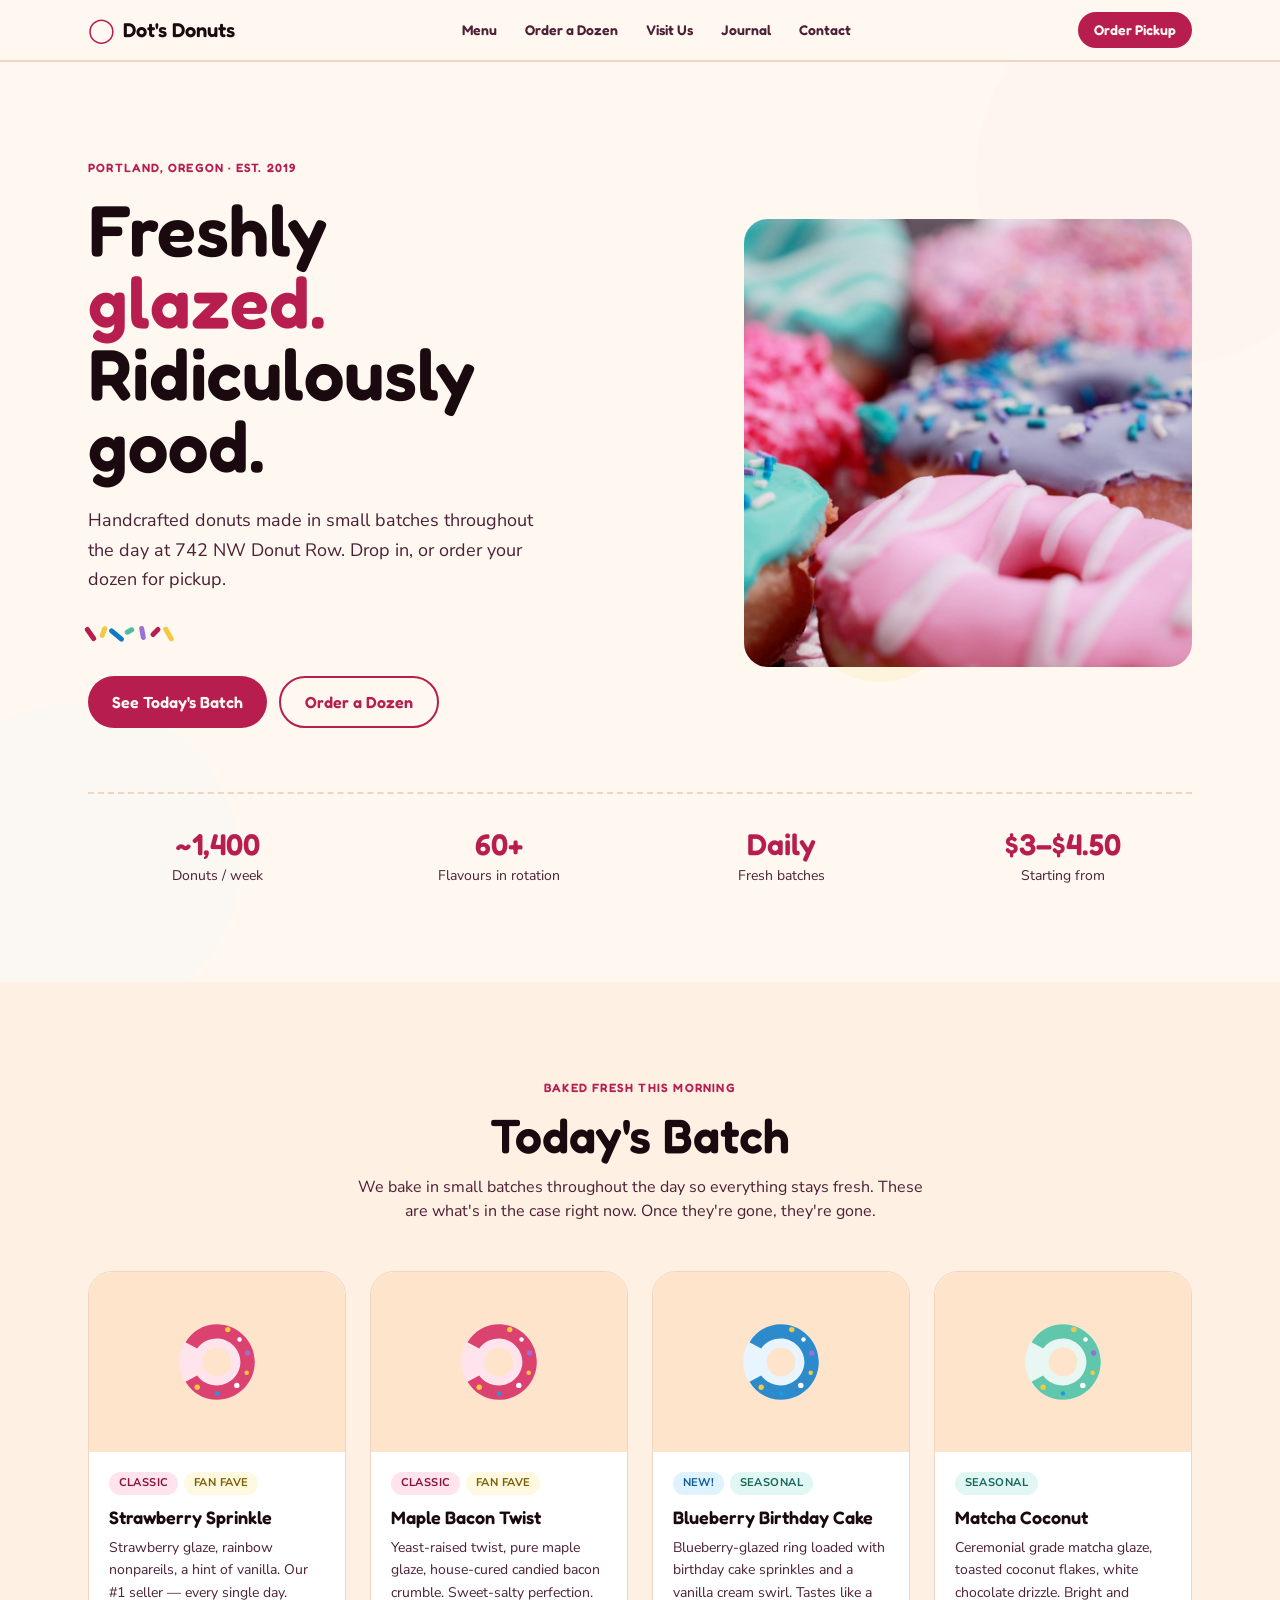
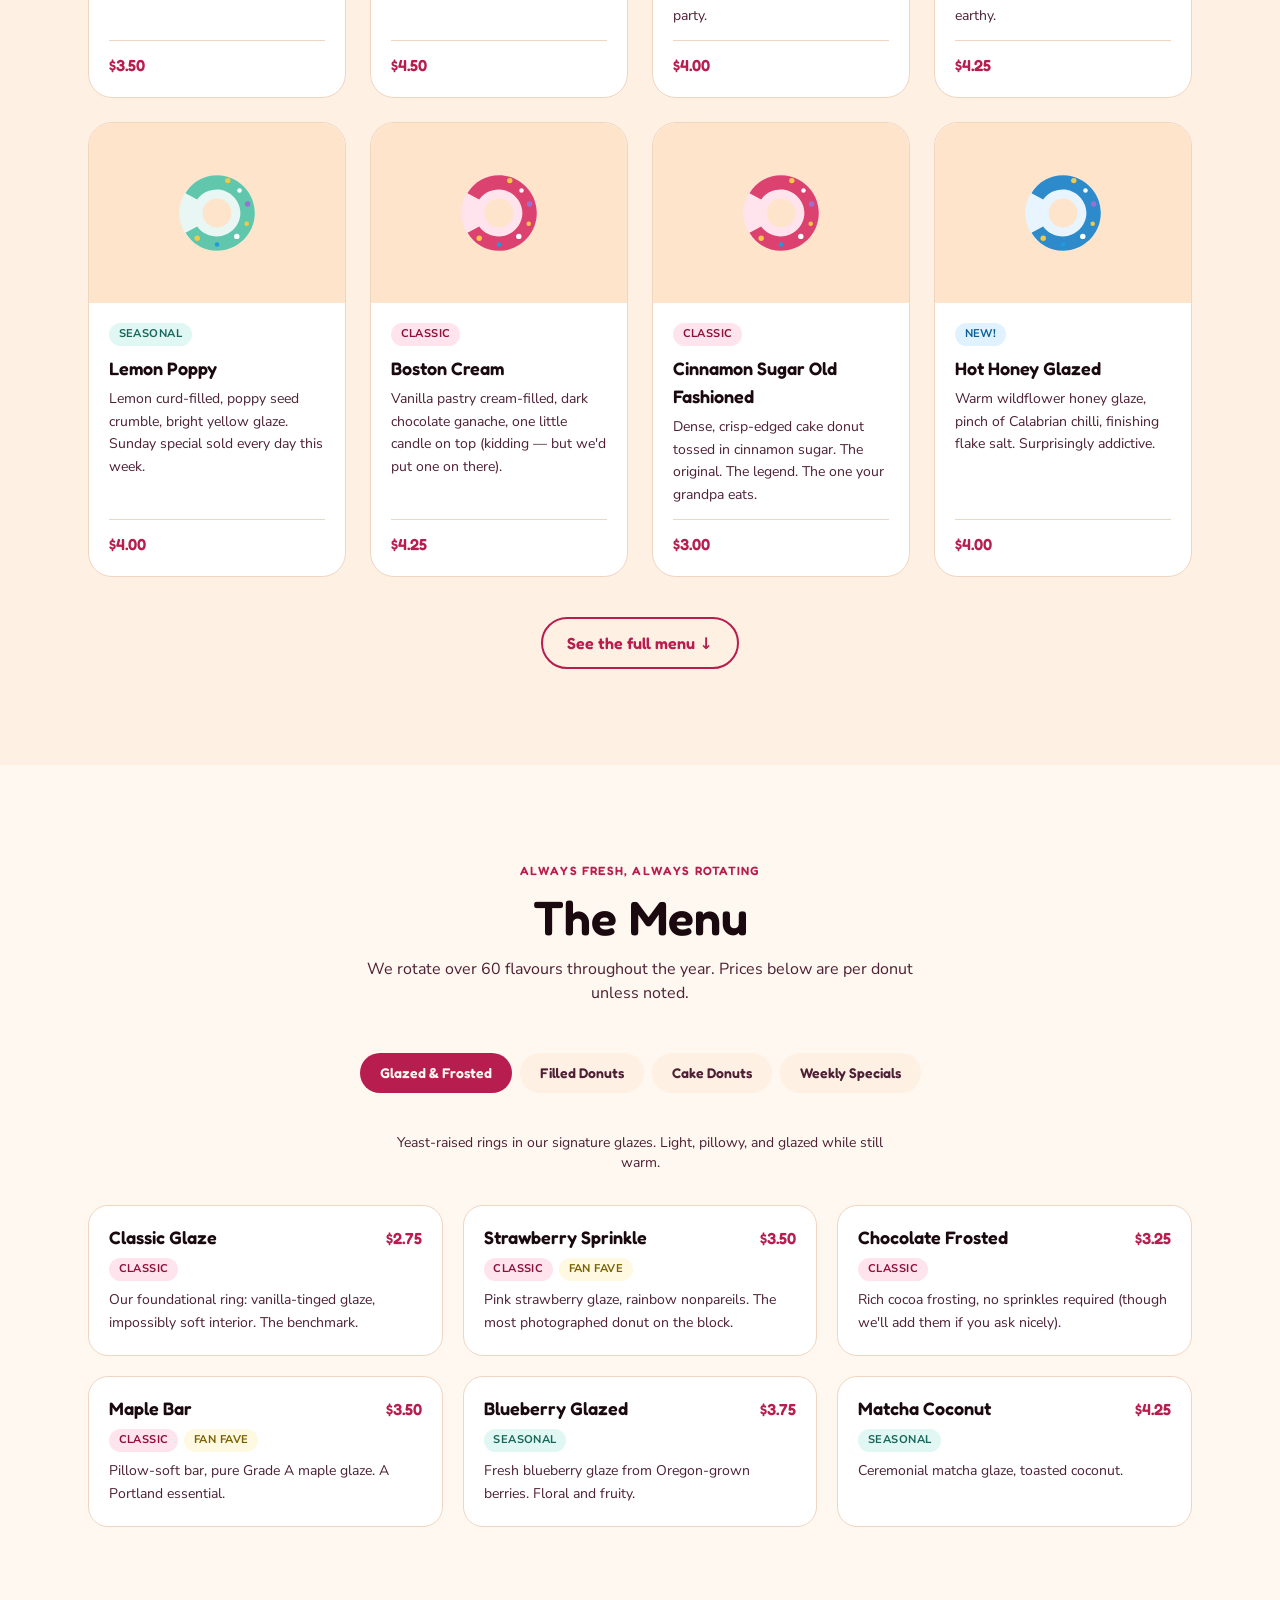
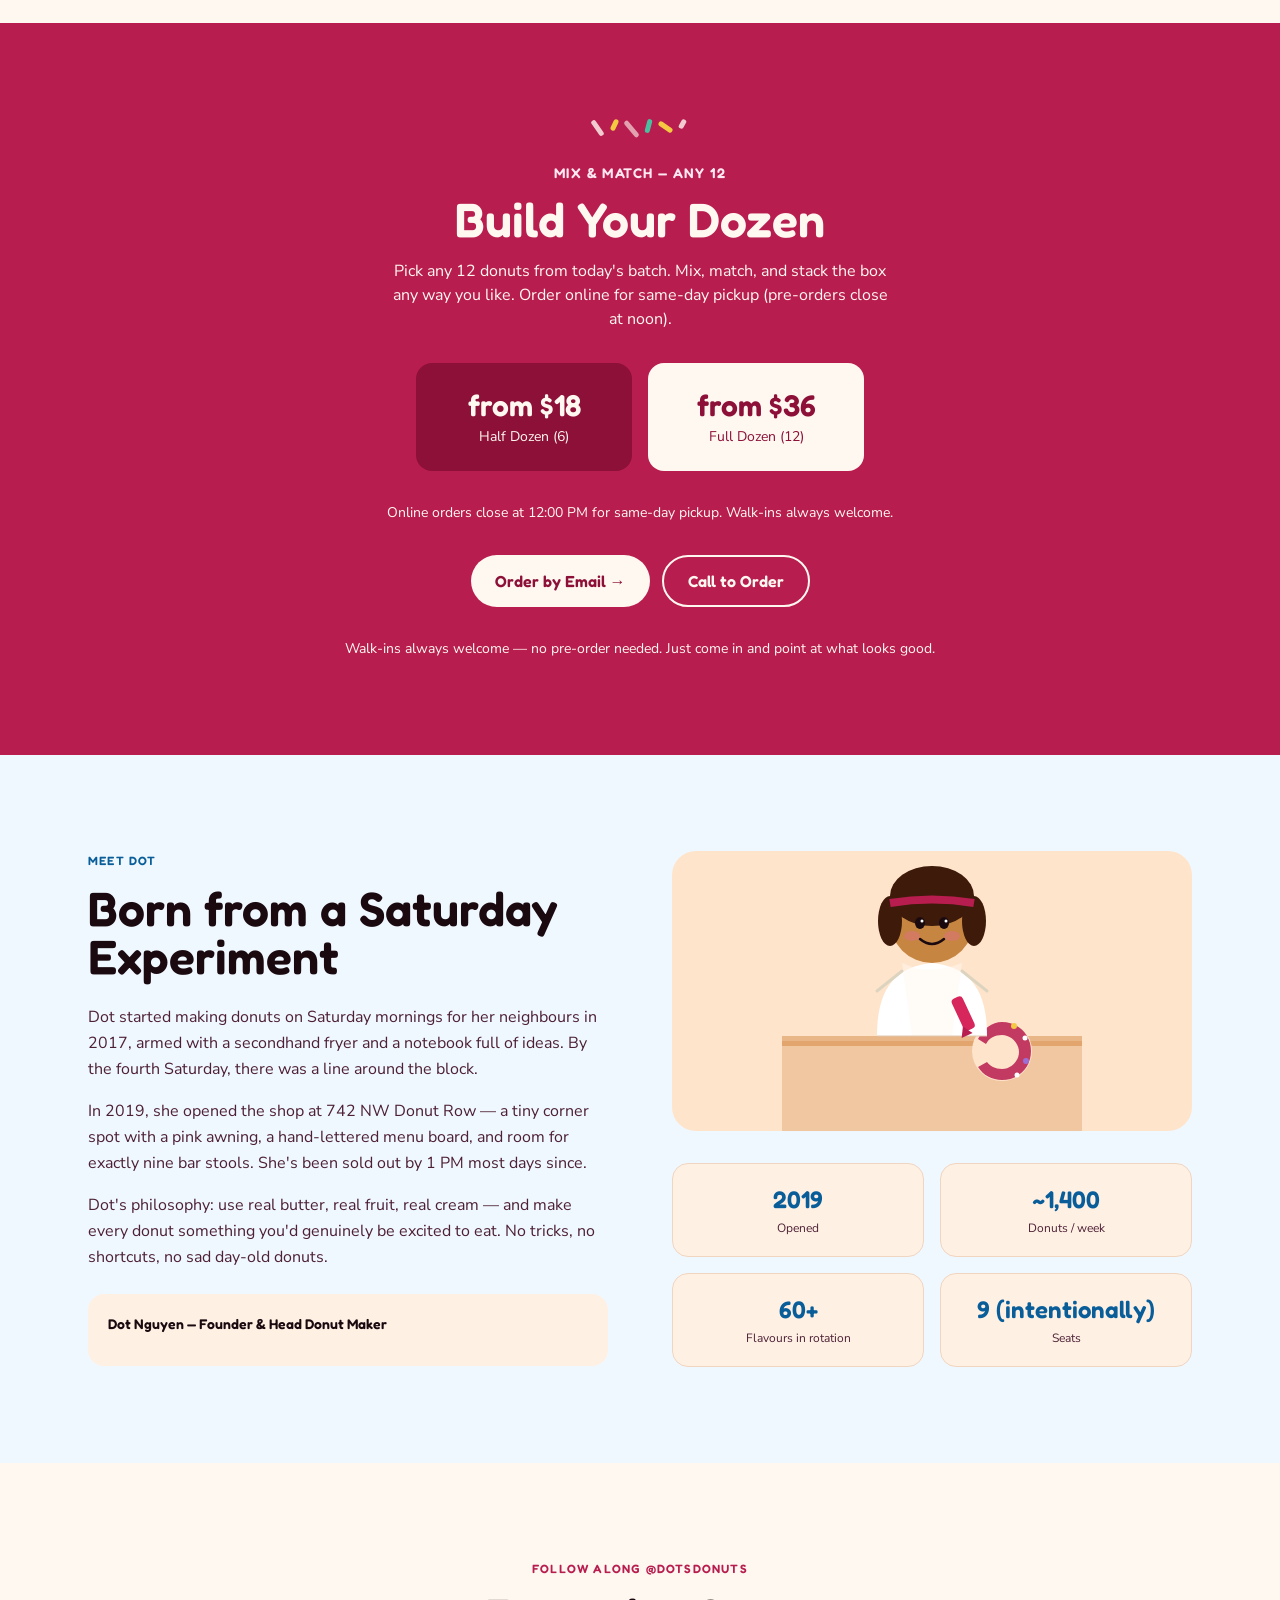
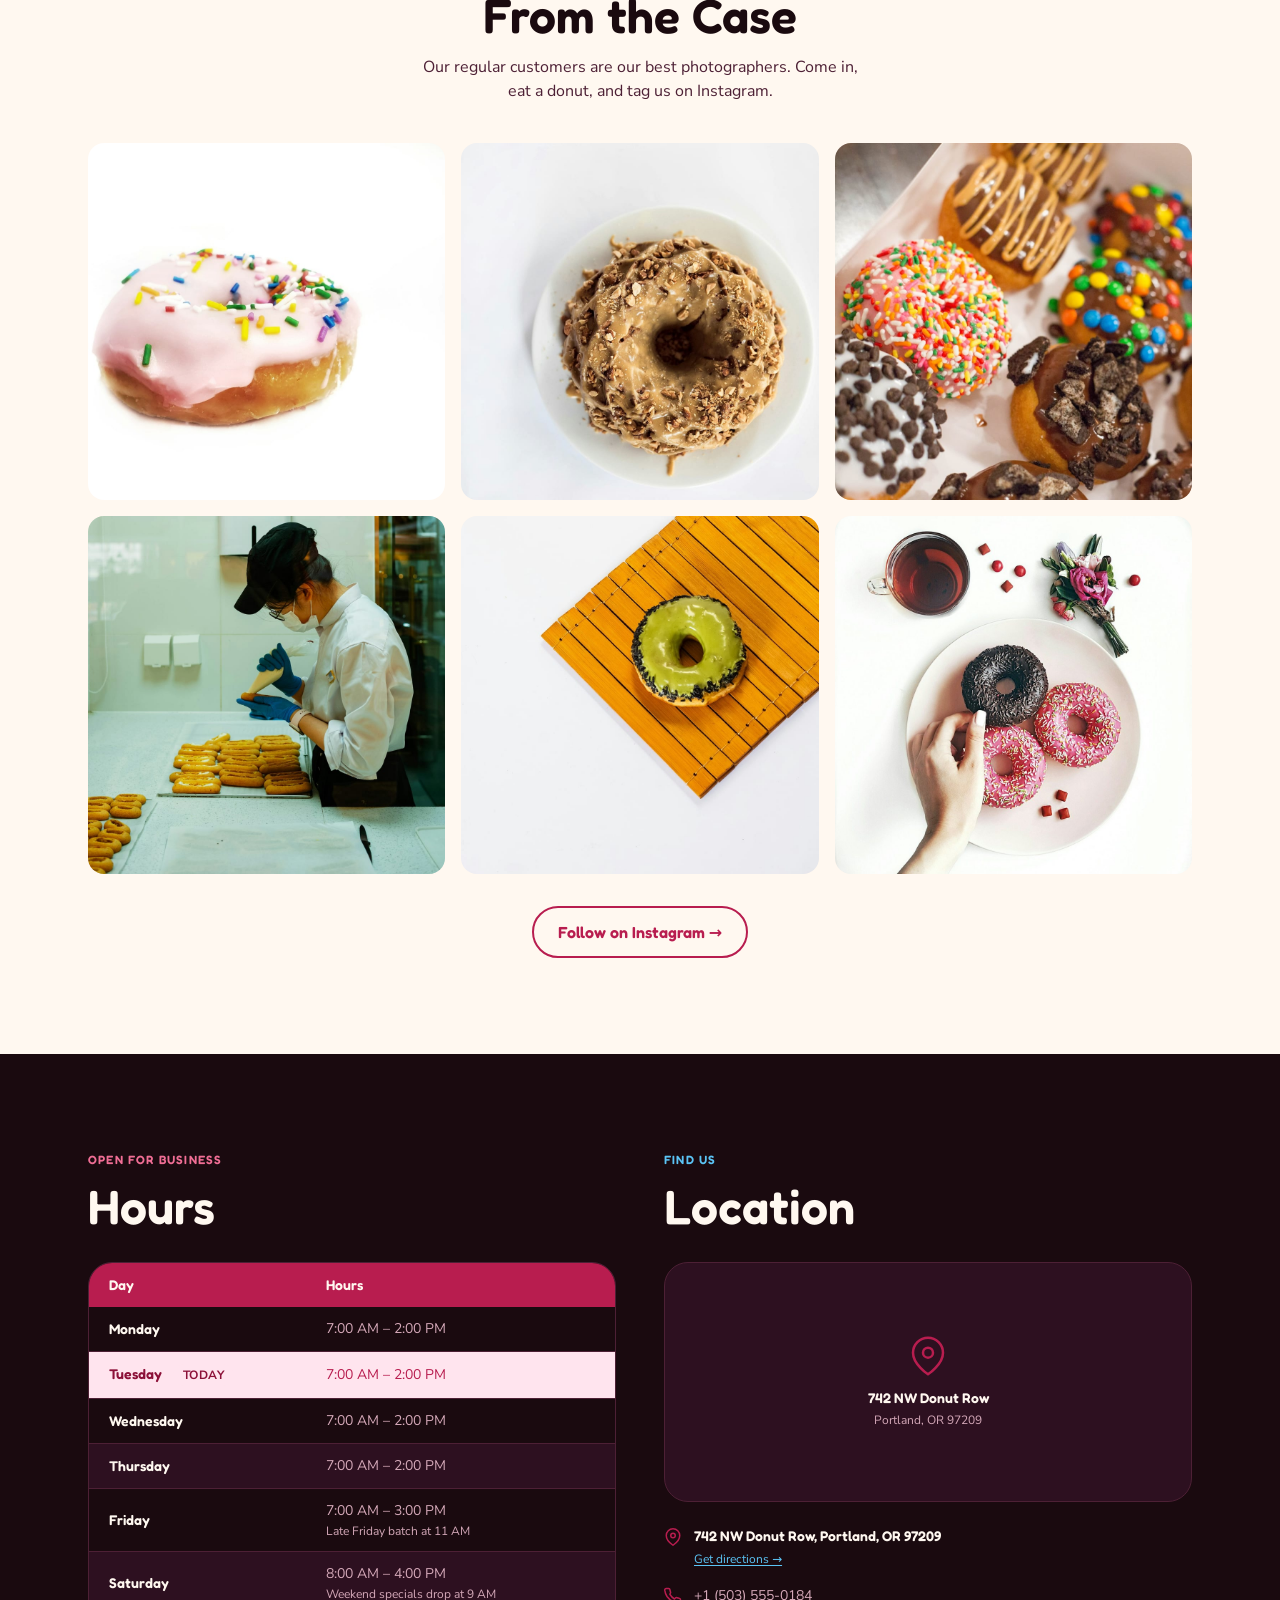
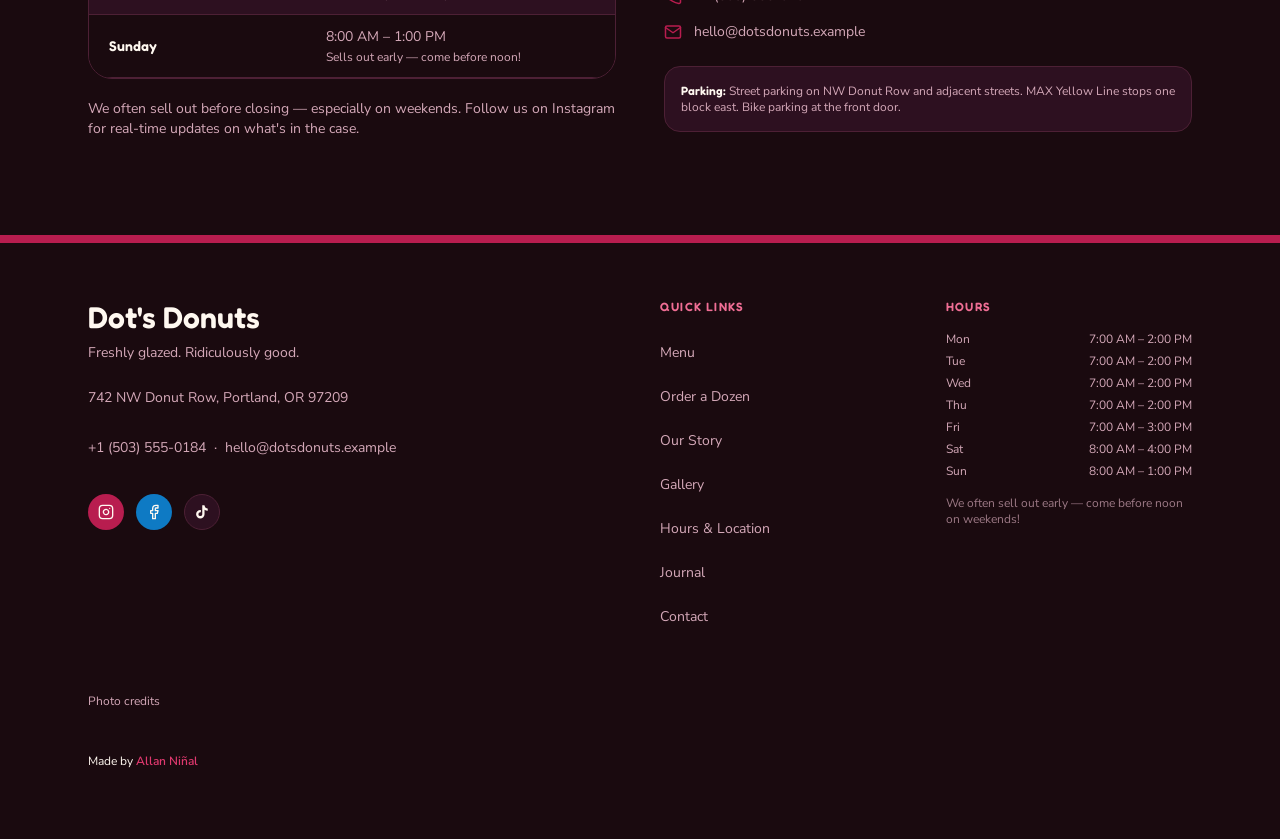
<file: index.html>
<!DOCTYPE html><html lang="en" class="scroll-smooth"> <head><meta charset="utf-8"><meta name="viewport" content="width=device-width, initial-scale=1, viewport-fit=cover"><meta name="theme-color" content="#FFF8F0"><title>Dot&#39;s Donuts — Portland&#39;s Favourite Donut Shop</title><meta name="description" content="Handcrafted donuts made fresh in small batches all day long. Daily flavours, dozen-box orders, and rotating specials. Find us at 742 NW Donut Row, Portland, OR."><link rel="canonical" href="https://example.com/"><meta name="robots" content="index, follow"><meta name="author" content="Dot's Donuts"><!-- Open Graph --><meta property="og:title" content="Dot's Donuts — Portland's Favourite Donut Shop"><meta property="og:description" content="Handcrafted donuts made fresh in small batches all day long. Daily flavours, dozen-box orders, and rotating specials. Find us at 742 NW Donut Row, Portland, OR."><meta property="og:url" content="https://example.com/"><meta property="og:type" content="restaurant.cafe"><meta property="og:site_name" content="Dot's Donuts"><meta property="og:locale" content="en_US"><meta property="og:image" content="https://example.com/og-image.png"><meta property="og:image:type" content="image/png"><meta property="og:image:width" content="1200"><meta property="og:image:height" content="630"><meta property="og:image:alt" content="Dot's Donuts — Portland's Favourite Donut Shop"><!-- Twitter / X --><meta name="twitter:card" content="summary_large_image"><meta name="twitter:site" content="@example"><meta name="twitter:creator" content="@example"><meta name="twitter:title" content="Dot's Donuts — Portland's Favourite Donut Shop"><meta name="twitter:description" content="Handcrafted donuts made fresh in small batches all day long. Daily flavours, dozen-box orders, and rotating specials. Find us at 742 NW Donut Row, Portland, OR."><meta name="twitter:image" content="https://example.com/og-image.png"><link rel="icon" href="./favicon.svg" type="image/svg+xml"><link rel="apple-touch-icon" href="./favicon.svg"><script type="application/ld+json">{"@context":"https://schema.org","@type":"Bakery","name":"Dot's Donuts","description":"Dot's Donuts is a playful neighbourhood donut shop in Portland, Oregon. We hand-craft every ring, twist, and filled donut in small batches throughout the day — so they're always fresh. Stop in for today's batch, build your own dozen, or order online for pickup.","url":"https://example.com/","telephone":"+1 (503) 555-0184","email":"hello@dotsdonuts.example","address":{"@type":"PostalAddress","streetAddress":"742 NW Donut Row","addressLocality":"Portland","addressRegion":"OR","postalCode":"97209","addressCountry":"US"},"servesCuisine":["Donuts","Bakery","American"],"priceRange":"$$","hasMap":"https://maps.google.example/?q=742+NW+Donut+Row+Portland+OR","openingHoursSpecification":[{"@type":"OpeningHoursSpecification","dayOfWeek":["Monday","Tuesday","Wednesday","Thursday"],"opens":"07:00","closes":"14:00"},{"@type":"OpeningHoursSpecification","dayOfWeek":["Friday"],"opens":"07:00","closes":"15:00"},{"@type":"OpeningHoursSpecification","dayOfWeek":["Saturday"],"opens":"08:00","closes":"16:00"},{"@type":"OpeningHoursSpecification","dayOfWeek":["Sunday"],"opens":"08:00","closes":"13:00"}],"menu":"https://example.com/#menu","acceptsReservations":false,"image":"https://example.com/og-image.png","foundingDate":"2019","founder":{"@type":"Person","name":"Dot Nguyen","jobTitle":"Founder & Head Donut Maker"},"sameAs":["https://instagram.example/dotsdonuts","https://facebook.example/dotsdonuts","https://tiktok.example/@dotsdonuts"]}</script><script type="application/ld+json">{"@context":"https://schema.org","@type":"Menu","name":"Dot's Donuts Menu","description":"Glazed & frosted rings, filled donuts, cake donuts, and weekly specials — all made fresh in small batches.","hasMenuSection":[{"@type":"MenuSection","name":"Glazed & Frosted","description":"Yeast-raised rings in signature glazes."},{"@type":"MenuSection","name":"Filled Donuts","description":"Pillowy rounds stuffed to the brim."},{"@type":"MenuSection","name":"Cake Donuts","description":"Dense, tender, old-fashioned style."},{"@type":"MenuSection","name":"Weekly Specials","description":"Rotating specials that change every Monday."}]}</script><script type="application/ld+json">{"@context":"https://schema.org","@type":"Person","name":"Dot","url":"https://example.com/","sameAs":["https://www.linkedin.example/in/allanninal/","https://twitter.example/allanninal","https://github.example/allanninal"]}</script><link rel="stylesheet" href="./assets/index.C0Z41zCP.css"><script type="module">const n=document.getElementById("menu-tabs"),r=n?.querySelectorAll('[role="tab"]')??[],l=document.querySelectorAll('[role="tabpanel"]');function c(o){r.forEach(t=>{const e=t.dataset.tab===o;t.setAttribute("aria-selected",String(e)),t.setAttribute("tabindex",e?"0":"-1"),e?(t.style.backgroundColor="var(--color-accent)",t.style.color="#FFF8F0"):(t.style.backgroundColor="var(--color-surface-2)",t.style.color="var(--color-text-muted)")}),l.forEach(t=>{const e=t.id===`panel-${o}`;t.classList.toggle("hidden",!e)})}r.forEach(o=>{o.addEventListener("click",()=>c(o.dataset.tab)),o.addEventListener("keydown",t=>{const e=Array.from(r),a=e.indexOf(o);if(t.key==="ArrowRight"){const s=e[(a+1)%e.length];s.focus(),c(s.dataset.tab)}else if(t.key==="ArrowLeft"){const s=e[(a-1+e.length)%e.length];s.focus(),c(s.dataset.tab)}else t.key==="Home"?(e[0].focus(),c(e[0].dataset.tab)):t.key==="End"&&(e[e.length-1].focus(),c(e[e.length-1].dataset.tab))})});
</script></head> <body class="min-h-screen flex flex-col antialiased"> <a href="#main-content" class="sr-only focus:not-sr-only focus:fixed focus:top-4 focus:left-4 focus:z-[100] btn-primary">
Skip to main content
</a> <header class="sticky top-0 z-50 w-full" style="background-color: var(--color-bg); border-bottom: 2px solid var(--color-border);" data-astro-cid-ctg3m53h> <div class="container-x" data-astro-cid-ctg3m53h> <div class="flex items-center justify-between py-3 gap-4" data-astro-cid-ctg3m53h> <!-- Logo / wordmark --> <a href="./index.html" class="flex items-center gap-2 flex-shrink-0" aria-label="Dot's Donuts — home" data-astro-cid-ctg3m53h> <span aria-hidden="true" class="text-2xl leading-none" style="font-family: 'Fredoka', sans-serif;" data-astro-cid-ctg3m53h> <span style="color: var(--color-accent);" data-astro-cid-ctg3m53h>&#9711;</span> </span> <span class="text-xl font-semibold leading-none" style="font-family: 'Fredoka', sans-serif; color: var(--color-text);" data-astro-cid-ctg3m53h> Dot&#39;s Donuts </span> </a> <!-- Desktop nav --> <nav aria-label="Main navigation" class="hidden lg:flex items-center gap-1" data-astro-cid-ctg3m53h> <a href="./menu/index.html" class="px-3 py-2 rounded-full text-sm font-semibold transition-colors hover:bg-[color:var(--color-accent-pale)] hover:text-[color:var(--color-accent-dark)]" style="color: var(--color-text-muted); font-family: 'Fredoka', sans-serif;" data-astro-cid-ctg3m53h> Menu </a><a href="./index.html#order" class="px-3 py-2 rounded-full text-sm font-semibold transition-colors hover:bg-[color:var(--color-accent-pale)] hover:text-[color:var(--color-accent-dark)]" style="color: var(--color-text-muted); font-family: 'Fredoka', sans-serif;" data-astro-cid-ctg3m53h> Order a Dozen </a><a href="./index.html#hours" class="px-3 py-2 rounded-full text-sm font-semibold transition-colors hover:bg-[color:var(--color-accent-pale)] hover:text-[color:var(--color-accent-dark)]" style="color: var(--color-text-muted); font-family: 'Fredoka', sans-serif;" data-astro-cid-ctg3m53h> Visit Us </a><a href="./journal/index.html" class="px-3 py-2 rounded-full text-sm font-semibold transition-colors hover:bg-[color:var(--color-accent-pale)] hover:text-[color:var(--color-accent-dark)]" style="color: var(--color-text-muted); font-family: 'Fredoka', sans-serif;" data-astro-cid-ctg3m53h> Journal </a><a href="./contact/index.html" class="px-3 py-2 rounded-full text-sm font-semibold transition-colors hover:bg-[color:var(--color-accent-pale)] hover:text-[color:var(--color-accent-dark)]" style="color: var(--color-text-muted); font-family: 'Fredoka', sans-serif;" data-astro-cid-ctg3m53h> Contact </a> </nav> <!-- Order CTA (desktop) --> <a href="./index.html#order" class="btn-primary hidden lg:inline-flex text-sm py-2 px-4" data-astro-cid-ctg3m53h>
Order Pickup
</a> <!-- Phone: menu and order button (no JavaScript) --> <div class="lg:hidden flex items-center gap-2" data-astro-cid-ctg3m53h> <details class="mobile-menu" data-astro-cid-ctg3m53h> <summary aria-label="Menu" data-astro-cid-ctg3m53h>Menu</summary> <nav aria-label="Mobile navigation" data-astro-cid-ctg3m53h> <a href="./menu/index.html" data-astro-cid-ctg3m53h>Menu</a><a href="./index.html#order" data-astro-cid-ctg3m53h>Order a Dozen</a><a href="./index.html#hours" data-astro-cid-ctg3m53h>Visit Us</a><a href="./journal/index.html" data-astro-cid-ctg3m53h>Journal</a><a href="./contact/index.html" data-astro-cid-ctg3m53h>Contact</a> </nav> </details> <a href="./index.html#order" class="btn-primary text-sm whitespace-nowrap" style="min-height: 44px; padding: 0.5rem 1rem;" data-astro-cid-ctg3m53h>Order Pickup</a> </div> </div> </div> </header>  <main id="main-content" class="flex-1">  <section id="hero" class="relative overflow-hidden section-py" aria-labelledby="hero-heading" style="background-color: var(--color-bg);"> <!-- Decorative background blobs --> <div aria-hidden="true" class="absolute inset-0 pointer-events-none overflow-hidden"> <div class="absolute -top-20 -right-20 w-96 h-96 rounded-full opacity-20" style="background-color: var(--color-accent-pale);"></div> <div class="absolute -bottom-10 -left-20 w-80 h-80 rounded-full opacity-15" style="background-color: var(--color-sky-pale);"></div> <div class="absolute top-1/2 right-1/4 w-40 h-40 rounded-full opacity-10" style="background-color: var(--color-yellow);"></div> </div> <div class="container-x relative"> <div class="grid grid-cols-1 lg:grid-cols-2 gap-12 lg:gap-16 items-center"> <!-- Text --> <div> <p class="label-eyebrow mb-4">Portland, Oregon &middot; Est. 2019</p> <h1 id="hero-heading" class="text-5xl md:text-6xl lg:text-7xl font-semibold leading-tight mb-6" style="font-family: 'Fredoka', sans-serif; color: var(--color-text);">
Freshly<br> <span style="color: var(--color-accent);">glazed.</span><br>
Ridiculously<br>good.
</h1> <p class="text-lg mb-8 max-w-md leading-relaxed" style="color: var(--color-text-muted);">
Handcrafted donuts made in small batches throughout the day at 742&nbsp;NW&nbsp;Donut&nbsp;Row.
          Drop in, or order your dozen for pickup.
</p> <!-- Sprinkle decoration --> <div aria-hidden="true" class="flex gap-2 mb-8"> <span class="sprinkle" style="background-color: var(--color-accent); width: 5px; height: 16px;"></span> <span class="sprinkle" style="background-color: var(--color-yellow); width: 5px; height: 12px; transform: rotate(20deg);"></span> <span class="sprinkle" style="background-color: var(--color-sky); width: 5px; height: 18px; transform: rotate(-50deg);"></span> <span class="sprinkle" style="background-color: var(--color-mint); width: 5px; height: 10px; transform: rotate(60deg);"></span> <span class="sprinkle" style="background-color: var(--color-purple); width: 5px; height: 14px; transform: rotate(-10deg);"></span> <span class="sprinkle" style="background-color: var(--color-accent); width: 5px; height: 12px; transform: rotate(45deg);"></span> <span class="sprinkle" style="background-color: var(--color-yellow); width: 5px; height: 16px; transform: rotate(-30deg);"></span> </div> <div class="flex flex-wrap gap-3"> <a href="#todays-batch" class="btn-primary">
See Today's Batch
</a> <a href="#order" class="btn-ghost">
Order a Dozen
</a> </div> </div> <!-- Donut photo --> <div class="flex justify-center lg:justify-end"> <img src="./images/hero.jpg" alt="A colourful assortment of fresh donuts with sprinkles" width="1000" height="1000" fetchpriority="high" decoding="async" class="w-full max-w-md rounded-3xl" style="aspect-ratio:1; object-fit:cover;"> </div> </div> <!-- Stat strip --> <div class="mt-16 pt-8" style="border-top: 2px dashed var(--color-border);"> <dl class="grid grid-cols-2 md:grid-cols-4 gap-6"> <div class="text-center"> <dt class="text-3xl font-semibold" style="font-family: 'Fredoka', sans-serif; color: var(--color-accent);"> ~1,400 </dt> <dd class="text-sm mt-1" style="color: var(--color-text-muted);"> Donuts / week </dd> </div><div class="text-center"> <dt class="text-3xl font-semibold" style="font-family: 'Fredoka', sans-serif; color: var(--color-accent);"> 60+ </dt> <dd class="text-sm mt-1" style="color: var(--color-text-muted);"> Flavours in rotation </dd> </div><div class="text-center"> <dt class="text-3xl font-semibold" style="font-family: 'Fredoka', sans-serif; color: var(--color-accent);"> Daily </dt> <dd class="text-sm mt-1" style="color: var(--color-text-muted);"> Fresh batches </dd> </div><div class="text-center"> <dt class="text-3xl font-semibold" style="font-family: 'Fredoka', sans-serif; color: var(--color-accent);"> $3–$4.50 </dt> <dd class="text-sm mt-1" style="color: var(--color-text-muted);"> Starting from </dd> </div> </dl> </div> </div> </section> <section id="todays-batch" class="section-py" aria-labelledby="batch-heading" style="background-color: var(--color-surface-2);"> <div class="container-x"> <div class="text-center mb-12"> <p class="label-eyebrow mb-3">Baked fresh this morning</p> <h2 id="batch-heading" class="text-4xl md:text-5xl font-semibold mb-4" style="font-family: 'Fredoka', sans-serif; color: var(--color-text);">
Today's Batch
</h2> <p class="text-base max-w-xl mx-auto" style="color: var(--color-text-muted);">
We bake in small batches throughout the day so everything stays fresh. These are what's in the case right now.
        Once they're gone, they're gone.
</p> </div> <!-- Batch grid --> <ul class="grid grid-cols-1 sm:grid-cols-2 lg:grid-cols-4 gap-6" role="list"> <li class="card flex flex-col" style="border-radius: 1.5rem; overflow: hidden;"> <!-- Donut visual placeholder --> <div class="relative flex items-center justify-center" style="background-color: var(--color-surface-3); height: 180px;" aria-hidden="true"> <!-- Simple SVG donut icon per item --> <svg viewBox="0 0 100 100" width="90" height="90" xmlns="http://www.w3.org/2000/svg" aria-hidden="true"> <circle cx="50" cy="50" r="42" fill="#FFE4EE"></circle> <circle cx="50" cy="50" r="16" fill="var(--color-surface-3)"></circle>  <path d="M50 8 C73 8, 92 27, 92 50 C92 73, 73 92, 50 92 C35 92, 22 84, 15 72 L28 65 C33 72, 41 76, 50 76 C64 76, 76 64, 76 50 C76 36, 64 24, 50 24 C41 24, 33 28, 28 35 L15 28 C22 16, 35 8, 50 8 Z" fill="#D6265B" opacity="0.85"></path>  <circle cx="62" cy="14" r="3" fill="#F5C842"></circle> <circle cx="75" cy="25" r="2.5" fill="white"></circle> <circle cx="84" cy="40" r="3" fill="#9B6FD4"></circle> <circle cx="83" cy="62" r="2.5" fill="#F5C842"></circle> <circle cx="72" cy="76" r="3" fill="white"></circle> <circle cx="50" cy="85" r="2.5" fill="#1E9AE0"></circle> <circle cx="28" cy="78" r="3" fill="#F5C842"></circle> </svg>   </div> <div class="p-5 flex flex-col flex-1"> <!-- Tags --> <div class="flex flex-wrap gap-1.5 mb-2"> <span class="tag tag-pink">Classic</span><span class="tag tag-yellow">Fan Fave</span> </div> <h3 class="text-lg font-semibold mb-1.5" style="font-family: 'Fredoka', sans-serif; color: var(--color-text);"> Strawberry Sprinkle </h3> <p class="text-sm leading-relaxed flex-1 mb-3" style="color: var(--color-text-muted);"> Strawberry glaze, rainbow nonpareils, a hint of vanilla. Our #1 seller — every single day. </p> <div class="flex items-center justify-between mt-auto pt-3" style="border-top: 1px solid var(--color-border);"> <span class="text-base font-semibold" style="font-family: 'Fredoka', sans-serif; color: var(--color-accent);"> $3.50 </span>  </div> </div> </li><li class="card flex flex-col" style="border-radius: 1.5rem; overflow: hidden;"> <!-- Donut visual placeholder --> <div class="relative flex items-center justify-center" style="background-color: var(--color-surface-3); height: 180px;" aria-hidden="true"> <!-- Simple SVG donut icon per item --> <svg viewBox="0 0 100 100" width="90" height="90" xmlns="http://www.w3.org/2000/svg" aria-hidden="true"> <circle cx="50" cy="50" r="42" fill="#FFE4EE"></circle> <circle cx="50" cy="50" r="16" fill="var(--color-surface-3)"></circle>  <path d="M50 8 C73 8, 92 27, 92 50 C92 73, 73 92, 50 92 C35 92, 22 84, 15 72 L28 65 C33 72, 41 76, 50 76 C64 76, 76 64, 76 50 C76 36, 64 24, 50 24 C41 24, 33 28, 28 35 L15 28 C22 16, 35 8, 50 8 Z" fill="#D6265B" opacity="0.85"></path>  <circle cx="62" cy="14" r="3" fill="#F5C842"></circle> <circle cx="75" cy="25" r="2.5" fill="white"></circle> <circle cx="84" cy="40" r="3" fill="#9B6FD4"></circle> <circle cx="83" cy="62" r="2.5" fill="#F5C842"></circle> <circle cx="72" cy="76" r="3" fill="white"></circle> <circle cx="50" cy="85" r="2.5" fill="#1E9AE0"></circle> <circle cx="28" cy="78" r="3" fill="#F5C842"></circle> </svg>   </div> <div class="p-5 flex flex-col flex-1"> <!-- Tags --> <div class="flex flex-wrap gap-1.5 mb-2"> <span class="tag tag-pink">Classic</span><span class="tag tag-yellow">Fan Fave</span> </div> <h3 class="text-lg font-semibold mb-1.5" style="font-family: 'Fredoka', sans-serif; color: var(--color-text);"> Maple Bacon Twist </h3> <p class="text-sm leading-relaxed flex-1 mb-3" style="color: var(--color-text-muted);"> Yeast-raised twist, pure maple glaze, house-cured candied bacon crumble. Sweet-salty perfection. </p> <div class="flex items-center justify-between mt-auto pt-3" style="border-top: 1px solid var(--color-border);"> <span class="text-base font-semibold" style="font-family: 'Fredoka', sans-serif; color: var(--color-accent);"> $4.50 </span>  </div> </div> </li><li class="card flex flex-col" style="border-radius: 1.5rem; overflow: hidden;"> <!-- Donut visual placeholder --> <div class="relative flex items-center justify-center" style="background-color: var(--color-surface-3); height: 180px;" aria-hidden="true"> <!-- Simple SVG donut icon per item --> <svg viewBox="0 0 100 100" width="90" height="90" xmlns="http://www.w3.org/2000/svg" aria-hidden="true"> <circle cx="50" cy="50" r="42" fill="#E8F5FF"></circle> <circle cx="50" cy="50" r="16" fill="var(--color-surface-3)"></circle>  <path d="M50 8 C73 8, 92 27, 92 50 C92 73, 73 92, 50 92 C35 92, 22 84, 15 72 L28 65 C33 72, 41 76, 50 76 C64 76, 76 64, 76 50 C76 36, 64 24, 50 24 C41 24, 33 28, 28 35 L15 28 C22 16, 35 8, 50 8 Z" fill="#0E7AC4" opacity="0.85"></path>  <circle cx="62" cy="14" r="3" fill="#F5C842"></circle> <circle cx="75" cy="25" r="2.5" fill="white"></circle> <circle cx="84" cy="40" r="3" fill="#9B6FD4"></circle> <circle cx="83" cy="62" r="2.5" fill="#F5C842"></circle> <circle cx="72" cy="76" r="3" fill="white"></circle> <circle cx="50" cy="85" r="2.5" fill="#1E9AE0"></circle> <circle cx="28" cy="78" r="3" fill="#F5C842"></circle> </svg>   </div> <div class="p-5 flex flex-col flex-1"> <!-- Tags --> <div class="flex flex-wrap gap-1.5 mb-2"> <span class="tag tag-sky">New!</span><span class="tag tag-mint">Seasonal</span> </div> <h3 class="text-lg font-semibold mb-1.5" style="font-family: 'Fredoka', sans-serif; color: var(--color-text);"> Blueberry Birthday Cake </h3> <p class="text-sm leading-relaxed flex-1 mb-3" style="color: var(--color-text-muted);"> Blueberry-glazed ring loaded with birthday cake sprinkles and a vanilla cream swirl. Tastes like a party. </p> <div class="flex items-center justify-between mt-auto pt-3" style="border-top: 1px solid var(--color-border);"> <span class="text-base font-semibold" style="font-family: 'Fredoka', sans-serif; color: var(--color-accent);"> $4.00 </span>  </div> </div> </li><li class="card flex flex-col" style="border-radius: 1.5rem; overflow: hidden;"> <!-- Donut visual placeholder --> <div class="relative flex items-center justify-center" style="background-color: var(--color-surface-3); height: 180px;" aria-hidden="true"> <!-- Simple SVG donut icon per item --> <svg viewBox="0 0 100 100" width="90" height="90" xmlns="http://www.w3.org/2000/svg" aria-hidden="true"> <circle cx="50" cy="50" r="42" fill="#E8F7F4"></circle> <circle cx="50" cy="50" r="16" fill="var(--color-surface-3)"></circle>  <path d="M50 8 C73 8, 92 27, 92 50 C92 73, 73 92, 50 92 C35 92, 22 84, 15 72 L28 65 C33 72, 41 76, 50 76 C64 76, 76 64, 76 50 C76 36, 64 24, 50 24 C41 24, 33 28, 28 35 L15 28 C22 16, 35 8, 50 8 Z" fill="#4ABFA0" opacity="0.85"></path>  <circle cx="62" cy="14" r="3" fill="#F5C842"></circle> <circle cx="75" cy="25" r="2.5" fill="white"></circle> <circle cx="84" cy="40" r="3" fill="#9B6FD4"></circle> <circle cx="83" cy="62" r="2.5" fill="#F5C842"></circle> <circle cx="72" cy="76" r="3" fill="white"></circle> <circle cx="50" cy="85" r="2.5" fill="#1E9AE0"></circle> <circle cx="28" cy="78" r="3" fill="#F5C842"></circle> </svg>   </div> <div class="p-5 flex flex-col flex-1"> <!-- Tags --> <div class="flex flex-wrap gap-1.5 mb-2"> <span class="tag tag-mint">Seasonal</span> </div> <h3 class="text-lg font-semibold mb-1.5" style="font-family: 'Fredoka', sans-serif; color: var(--color-text);"> Matcha Coconut </h3> <p class="text-sm leading-relaxed flex-1 mb-3" style="color: var(--color-text-muted);"> Ceremonial grade matcha glaze, toasted coconut flakes, white chocolate drizzle. Bright and earthy. </p> <div class="flex items-center justify-between mt-auto pt-3" style="border-top: 1px solid var(--color-border);"> <span class="text-base font-semibold" style="font-family: 'Fredoka', sans-serif; color: var(--color-accent);"> $4.25 </span>  </div> </div> </li><li class="card flex flex-col" style="border-radius: 1.5rem; overflow: hidden;"> <!-- Donut visual placeholder --> <div class="relative flex items-center justify-center" style="background-color: var(--color-surface-3); height: 180px;" aria-hidden="true"> <!-- Simple SVG donut icon per item --> <svg viewBox="0 0 100 100" width="90" height="90" xmlns="http://www.w3.org/2000/svg" aria-hidden="true"> <circle cx="50" cy="50" r="42" fill="#E8F7F4"></circle> <circle cx="50" cy="50" r="16" fill="var(--color-surface-3)"></circle>  <path d="M50 8 C73 8, 92 27, 92 50 C92 73, 73 92, 50 92 C35 92, 22 84, 15 72 L28 65 C33 72, 41 76, 50 76 C64 76, 76 64, 76 50 C76 36, 64 24, 50 24 C41 24, 33 28, 28 35 L15 28 C22 16, 35 8, 50 8 Z" fill="#4ABFA0" opacity="0.85"></path>  <circle cx="62" cy="14" r="3" fill="#F5C842"></circle> <circle cx="75" cy="25" r="2.5" fill="white"></circle> <circle cx="84" cy="40" r="3" fill="#9B6FD4"></circle> <circle cx="83" cy="62" r="2.5" fill="#F5C842"></circle> <circle cx="72" cy="76" r="3" fill="white"></circle> <circle cx="50" cy="85" r="2.5" fill="#1E9AE0"></circle> <circle cx="28" cy="78" r="3" fill="#F5C842"></circle> </svg>   </div> <div class="p-5 flex flex-col flex-1"> <!-- Tags --> <div class="flex flex-wrap gap-1.5 mb-2"> <span class="tag tag-mint">Seasonal</span> </div> <h3 class="text-lg font-semibold mb-1.5" style="font-family: 'Fredoka', sans-serif; color: var(--color-text);"> Lemon Poppy </h3> <p class="text-sm leading-relaxed flex-1 mb-3" style="color: var(--color-text-muted);"> Lemon curd-filled, poppy seed crumble, bright yellow glaze. Sunday special sold every day this week. </p> <div class="flex items-center justify-between mt-auto pt-3" style="border-top: 1px solid var(--color-border);"> <span class="text-base font-semibold" style="font-family: 'Fredoka', sans-serif; color: var(--color-accent);"> $4.00 </span>  </div> </div> </li><li class="card flex flex-col" style="border-radius: 1.5rem; overflow: hidden;"> <!-- Donut visual placeholder --> <div class="relative flex items-center justify-center" style="background-color: var(--color-surface-3); height: 180px;" aria-hidden="true"> <!-- Simple SVG donut icon per item --> <svg viewBox="0 0 100 100" width="90" height="90" xmlns="http://www.w3.org/2000/svg" aria-hidden="true"> <circle cx="50" cy="50" r="42" fill="#FFE4EE"></circle> <circle cx="50" cy="50" r="16" fill="var(--color-surface-3)"></circle>  <path d="M50 8 C73 8, 92 27, 92 50 C92 73, 73 92, 50 92 C35 92, 22 84, 15 72 L28 65 C33 72, 41 76, 50 76 C64 76, 76 64, 76 50 C76 36, 64 24, 50 24 C41 24, 33 28, 28 35 L15 28 C22 16, 35 8, 50 8 Z" fill="#D6265B" opacity="0.85"></path>  <circle cx="62" cy="14" r="3" fill="#F5C842"></circle> <circle cx="75" cy="25" r="2.5" fill="white"></circle> <circle cx="84" cy="40" r="3" fill="#9B6FD4"></circle> <circle cx="83" cy="62" r="2.5" fill="#F5C842"></circle> <circle cx="72" cy="76" r="3" fill="white"></circle> <circle cx="50" cy="85" r="2.5" fill="#1E9AE0"></circle> <circle cx="28" cy="78" r="3" fill="#F5C842"></circle> </svg>   </div> <div class="p-5 flex flex-col flex-1"> <!-- Tags --> <div class="flex flex-wrap gap-1.5 mb-2"> <span class="tag tag-pink">Classic</span> </div> <h3 class="text-lg font-semibold mb-1.5" style="font-family: 'Fredoka', sans-serif; color: var(--color-text);"> Boston Cream </h3> <p class="text-sm leading-relaxed flex-1 mb-3" style="color: var(--color-text-muted);"> Vanilla pastry cream-filled, dark chocolate ganache, one little candle on top (kidding — but we&#39;d put one on there). </p> <div class="flex items-center justify-between mt-auto pt-3" style="border-top: 1px solid var(--color-border);"> <span class="text-base font-semibold" style="font-family: 'Fredoka', sans-serif; color: var(--color-accent);"> $4.25 </span>  </div> </div> </li><li class="card flex flex-col" style="border-radius: 1.5rem; overflow: hidden;"> <!-- Donut visual placeholder --> <div class="relative flex items-center justify-center" style="background-color: var(--color-surface-3); height: 180px;" aria-hidden="true"> <!-- Simple SVG donut icon per item --> <svg viewBox="0 0 100 100" width="90" height="90" xmlns="http://www.w3.org/2000/svg" aria-hidden="true"> <circle cx="50" cy="50" r="42" fill="#FFE4EE"></circle> <circle cx="50" cy="50" r="16" fill="var(--color-surface-3)"></circle>  <path d="M50 8 C73 8, 92 27, 92 50 C92 73, 73 92, 50 92 C35 92, 22 84, 15 72 L28 65 C33 72, 41 76, 50 76 C64 76, 76 64, 76 50 C76 36, 64 24, 50 24 C41 24, 33 28, 28 35 L15 28 C22 16, 35 8, 50 8 Z" fill="#D6265B" opacity="0.85"></path>  <circle cx="62" cy="14" r="3" fill="#F5C842"></circle> <circle cx="75" cy="25" r="2.5" fill="white"></circle> <circle cx="84" cy="40" r="3" fill="#9B6FD4"></circle> <circle cx="83" cy="62" r="2.5" fill="#F5C842"></circle> <circle cx="72" cy="76" r="3" fill="white"></circle> <circle cx="50" cy="85" r="2.5" fill="#1E9AE0"></circle> <circle cx="28" cy="78" r="3" fill="#F5C842"></circle> </svg>   </div> <div class="p-5 flex flex-col flex-1"> <!-- Tags --> <div class="flex flex-wrap gap-1.5 mb-2"> <span class="tag tag-pink">Classic</span> </div> <h3 class="text-lg font-semibold mb-1.5" style="font-family: 'Fredoka', sans-serif; color: var(--color-text);"> Cinnamon Sugar Old Fashioned </h3> <p class="text-sm leading-relaxed flex-1 mb-3" style="color: var(--color-text-muted);"> Dense, crisp-edged cake donut tossed in cinnamon sugar. The original. The legend. The one your grandpa eats. </p> <div class="flex items-center justify-between mt-auto pt-3" style="border-top: 1px solid var(--color-border);"> <span class="text-base font-semibold" style="font-family: 'Fredoka', sans-serif; color: var(--color-accent);"> $3.00 </span>  </div> </div> </li><li class="card flex flex-col" style="border-radius: 1.5rem; overflow: hidden;"> <!-- Donut visual placeholder --> <div class="relative flex items-center justify-center" style="background-color: var(--color-surface-3); height: 180px;" aria-hidden="true"> <!-- Simple SVG donut icon per item --> <svg viewBox="0 0 100 100" width="90" height="90" xmlns="http://www.w3.org/2000/svg" aria-hidden="true"> <circle cx="50" cy="50" r="42" fill="#E8F5FF"></circle> <circle cx="50" cy="50" r="16" fill="var(--color-surface-3)"></circle>  <path d="M50 8 C73 8, 92 27, 92 50 C92 73, 73 92, 50 92 C35 92, 22 84, 15 72 L28 65 C33 72, 41 76, 50 76 C64 76, 76 64, 76 50 C76 36, 64 24, 50 24 C41 24, 33 28, 28 35 L15 28 C22 16, 35 8, 50 8 Z" fill="#0E7AC4" opacity="0.85"></path>  <circle cx="62" cy="14" r="3" fill="#F5C842"></circle> <circle cx="75" cy="25" r="2.5" fill="white"></circle> <circle cx="84" cy="40" r="3" fill="#9B6FD4"></circle> <circle cx="83" cy="62" r="2.5" fill="#F5C842"></circle> <circle cx="72" cy="76" r="3" fill="white"></circle> <circle cx="50" cy="85" r="2.5" fill="#1E9AE0"></circle> <circle cx="28" cy="78" r="3" fill="#F5C842"></circle> </svg>   </div> <div class="p-5 flex flex-col flex-1"> <!-- Tags --> <div class="flex flex-wrap gap-1.5 mb-2"> <span class="tag tag-sky">New!</span> </div> <h3 class="text-lg font-semibold mb-1.5" style="font-family: 'Fredoka', sans-serif; color: var(--color-text);"> Hot Honey Glazed </h3> <p class="text-sm leading-relaxed flex-1 mb-3" style="color: var(--color-text-muted);"> Warm wildflower honey glaze, pinch of Calabrian chilli, finishing flake salt. Surprisingly addictive. </p> <div class="flex items-center justify-between mt-auto pt-3" style="border-top: 1px solid var(--color-border);"> <span class="text-base font-semibold" style="font-family: 'Fredoka', sans-serif; color: var(--color-accent);"> $4.00 </span>  </div> </div> </li> </ul> <div class="text-center mt-10"> <a href="#menu" class="btn-ghost">
See the full menu &darr;
</a> </div> </div> </section> <section id="menu" class="section-py" aria-labelledby="menu-heading" style="background-color: var(--color-bg);"> <div class="container-x"> <div class="text-center mb-12"> <p class="label-eyebrow mb-3">Always fresh, always rotating</p> <h2 id="menu-heading" class="text-4xl md:text-5xl font-semibold mb-4" style="font-family: 'Fredoka', sans-serif; color: var(--color-text);">
The Menu
</h2> <p class="text-base max-w-xl mx-auto" style="color: var(--color-text-muted);">
We rotate over 60 flavours throughout the year. Prices below are per donut unless noted.
</p> </div> <!-- Tab navigation --> <div role="tablist" aria-label="Menu categories" class="flex flex-wrap gap-2 justify-center mb-10" id="menu-tabs"> <button role="tab" id="tab-glazed" aria-controls="panel-glazed" aria-selected="true" tabindex="0" data-tab="glazed" class="tab-btn px-5 py-2.5 rounded-full font-semibold text-sm transition-colors" style="background-color: var(--color-accent); color: #FFF8F0; font-family: Fredoka, sans-serif;"> Glazed &amp; Frosted </button><button role="tab" id="tab-filled" aria-controls="panel-filled" aria-selected="false" tabindex="-1" data-tab="filled" class="tab-btn px-5 py-2.5 rounded-full font-semibold text-sm transition-colors" style="background-color: var(--color-surface-2); color: var(--color-text-muted); font-family: Fredoka, sans-serif;"> Filled Donuts </button><button role="tab" id="tab-cake" aria-controls="panel-cake" aria-selected="false" tabindex="-1" data-tab="cake" class="tab-btn px-5 py-2.5 rounded-full font-semibold text-sm transition-colors" style="background-color: var(--color-surface-2); color: var(--color-text-muted); font-family: Fredoka, sans-serif;"> Cake Donuts </button><button role="tab" id="tab-specials" aria-controls="panel-specials" aria-selected="false" tabindex="-1" data-tab="specials" class="tab-btn px-5 py-2.5 rounded-full font-semibold text-sm transition-colors" style="background-color: var(--color-surface-2); color: var(--color-text-muted); font-family: Fredoka, sans-serif;"> Weekly Specials </button> </div> <!-- Tab panels --> <div role="tabpanel" id="panel-glazed" aria-labelledby="tab-glazed" data-panel="glazed" class=""> <div class="mb-8"> <p class="text-sm text-center max-w-lg mx-auto" style="color: var(--color-text-muted);"> Yeast-raised rings in our signature glazes. Light, pillowy, and glazed while still warm. </p> </div> <ul class="grid grid-cols-1 md:grid-cols-2 lg:grid-cols-3 gap-5" role="list"> <li class="card p-5 flex flex-col" style=""> <div class="flex items-start justify-between gap-3 mb-2"> <h3 class="text-lg font-semibold leading-tight" style="font-family: 'Fredoka', sans-serif; color: var(--color-text);"> Classic Glaze </h3> <span class="text-base font-semibold flex-shrink-0" style="font-family: 'Fredoka', sans-serif; color: var(--color-accent);"> $2.75 </span> </div> <div class="flex flex-wrap gap-1.5 mb-2"> <span class="tag tag-pink">Classic</span> </div> <p class="text-sm leading-relaxed flex-1" style="color: var(--color-text-muted);"> Our foundational ring: vanilla-tinged glaze, impossibly soft interior. The benchmark. </p>  </li><li class="card p-5 flex flex-col" style=""> <div class="flex items-start justify-between gap-3 mb-2"> <h3 class="text-lg font-semibold leading-tight" style="font-family: 'Fredoka', sans-serif; color: var(--color-text);"> Strawberry Sprinkle </h3> <span class="text-base font-semibold flex-shrink-0" style="font-family: 'Fredoka', sans-serif; color: var(--color-accent);"> $3.50 </span> </div> <div class="flex flex-wrap gap-1.5 mb-2"> <span class="tag tag-pink">Classic</span><span class="tag tag-yellow">Fan Fave</span> </div> <p class="text-sm leading-relaxed flex-1" style="color: var(--color-text-muted);"> Pink strawberry glaze, rainbow nonpareils. The most photographed donut on the block. </p>  </li><li class="card p-5 flex flex-col" style=""> <div class="flex items-start justify-between gap-3 mb-2"> <h3 class="text-lg font-semibold leading-tight" style="font-family: 'Fredoka', sans-serif; color: var(--color-text);"> Chocolate Frosted </h3> <span class="text-base font-semibold flex-shrink-0" style="font-family: 'Fredoka', sans-serif; color: var(--color-accent);"> $3.25 </span> </div> <div class="flex flex-wrap gap-1.5 mb-2"> <span class="tag tag-pink">Classic</span> </div> <p class="text-sm leading-relaxed flex-1" style="color: var(--color-text-muted);"> Rich cocoa frosting, no sprinkles required (though we&#39;ll add them if you ask nicely). </p>  </li><li class="card p-5 flex flex-col" style=""> <div class="flex items-start justify-between gap-3 mb-2"> <h3 class="text-lg font-semibold leading-tight" style="font-family: 'Fredoka', sans-serif; color: var(--color-text);"> Maple Bar </h3> <span class="text-base font-semibold flex-shrink-0" style="font-family: 'Fredoka', sans-serif; color: var(--color-accent);"> $3.50 </span> </div> <div class="flex flex-wrap gap-1.5 mb-2"> <span class="tag tag-pink">Classic</span><span class="tag tag-yellow">Fan Fave</span> </div> <p class="text-sm leading-relaxed flex-1" style="color: var(--color-text-muted);"> Pillow-soft bar, pure Grade A maple glaze. A Portland essential. </p>  </li><li class="card p-5 flex flex-col" style=""> <div class="flex items-start justify-between gap-3 mb-2"> <h3 class="text-lg font-semibold leading-tight" style="font-family: 'Fredoka', sans-serif; color: var(--color-text);"> Blueberry Glazed </h3> <span class="text-base font-semibold flex-shrink-0" style="font-family: 'Fredoka', sans-serif; color: var(--color-accent);"> $3.75 </span> </div> <div class="flex flex-wrap gap-1.5 mb-2"> <span class="tag tag-mint">Seasonal</span> </div> <p class="text-sm leading-relaxed flex-1" style="color: var(--color-text-muted);"> Fresh blueberry glaze from Oregon-grown berries. Floral and fruity. </p>  </li><li class="card p-5 flex flex-col" style=""> <div class="flex items-start justify-between gap-3 mb-2"> <h3 class="text-lg font-semibold leading-tight" style="font-family: 'Fredoka', sans-serif; color: var(--color-text);"> Matcha Coconut </h3> <span class="text-base font-semibold flex-shrink-0" style="font-family: 'Fredoka', sans-serif; color: var(--color-accent);"> $4.25 </span> </div> <div class="flex flex-wrap gap-1.5 mb-2"> <span class="tag tag-mint">Seasonal</span> </div> <p class="text-sm leading-relaxed flex-1" style="color: var(--color-text-muted);"> Ceremonial matcha glaze, toasted coconut. </p>  </li> </ul> </div><div role="tabpanel" id="panel-filled" aria-labelledby="tab-filled" data-panel="filled" class="hidden"> <div class="mb-8"> <p class="text-sm text-center max-w-lg mx-auto" style="color: var(--color-text-muted);"> Pillowy rounds stuffed to the brim. Every one is filled to order at the counter — no sad hollow bites. </p> </div> <ul class="grid grid-cols-1 md:grid-cols-2 lg:grid-cols-3 gap-5" role="list"> <li class="card p-5 flex flex-col" style=""> <div class="flex items-start justify-between gap-3 mb-2"> <h3 class="text-lg font-semibold leading-tight" style="font-family: 'Fredoka', sans-serif; color: var(--color-text);"> Boston Cream </h3> <span class="text-base font-semibold flex-shrink-0" style="font-family: 'Fredoka', sans-serif; color: var(--color-accent);"> $4.25 </span> </div> <div class="flex flex-wrap gap-1.5 mb-2"> <span class="tag tag-pink">Classic</span> </div> <p class="text-sm leading-relaxed flex-1" style="color: var(--color-text-muted);"> Vanilla custard, dark chocolate ganache top. A classic for a reason. </p>  </li><li class="card p-5 flex flex-col" style=""> <div class="flex items-start justify-between gap-3 mb-2"> <h3 class="text-lg font-semibold leading-tight" style="font-family: 'Fredoka', sans-serif; color: var(--color-text);"> Lemon Curd </h3> <span class="text-base font-semibold flex-shrink-0" style="font-family: 'Fredoka', sans-serif; color: var(--color-accent);"> $4.00 </span> </div> <div class="flex flex-wrap gap-1.5 mb-2"> <span class="tag tag-pink">Classic</span> </div> <p class="text-sm leading-relaxed flex-1" style="color: var(--color-text-muted);"> House-made lemon curd, powdered sugar, lemon zest. Tart and sunshine-bright. </p>  </li><li class="card p-5 flex flex-col" style=""> <div class="flex items-start justify-between gap-3 mb-2"> <h3 class="text-lg font-semibold leading-tight" style="font-family: 'Fredoka', sans-serif; color: var(--color-text);"> Strawberry Jam </h3> <span class="text-base font-semibold flex-shrink-0" style="font-family: 'Fredoka', sans-serif; color: var(--color-accent);"> $3.75 </span> </div> <div class="flex flex-wrap gap-1.5 mb-2"> <span class="tag tag-pink">Classic</span> </div> <p class="text-sm leading-relaxed flex-1" style="color: var(--color-text-muted);"> Oregon strawberry jam, vanilla glaze, sprinkle finish. A childhood classic, upgraded. </p>  </li><li class="card p-5 flex flex-col" style=""> <div class="flex items-start justify-between gap-3 mb-2"> <h3 class="text-lg font-semibold leading-tight" style="font-family: 'Fredoka', sans-serif; color: var(--color-text);"> Chocolate Hazelnut </h3> <span class="text-base font-semibold flex-shrink-0" style="font-family: 'Fredoka', sans-serif; color: var(--color-accent);"> $4.50 </span> </div> <div class="flex flex-wrap gap-1.5 mb-2"> <span class="tag tag-yellow">Fan Fave</span> </div> <p class="text-sm leading-relaxed flex-1" style="color: var(--color-text-muted);"> Loaded with chocolate-hazelnut spread, dusted in crushed hazelnuts and powdered sugar. Pure joy. </p>  </li><li class="card p-5 flex flex-col" style="opacity: 0.65;"> <div class="flex items-start justify-between gap-3 mb-2"> <h3 class="text-lg font-semibold leading-tight" style="font-family: 'Fredoka', sans-serif; color: var(--color-text);"> Pumpkin Spice Cream </h3> <span class="text-base font-semibold flex-shrink-0" style="font-family: 'Fredoka', sans-serif; color: var(--color-accent);"> $4.50 </span> </div> <div class="flex flex-wrap gap-1.5 mb-2"> <span class="tag tag-mint">Seasonal</span><span class="tag tag-sold-out">Sold Out</span> </div> <p class="text-sm leading-relaxed flex-1" style="color: var(--color-text-muted);"> Spiced pumpkin pastry cream, cinnamon sugar exterior. Fall only — people literally cry when it&#39;s gone. </p> <p class="text-xs mt-2 italic" style="color: var(--color-text-subtle);"> Back in September </p> </li> </ul> </div><div role="tabpanel" id="panel-cake" aria-labelledby="tab-cake" data-panel="cake" class="hidden"> <div class="mb-8"> <p class="text-sm text-center max-w-lg mx-auto" style="color: var(--color-text-muted);"> Dense, tender, old-fashioned cake-style. Crisp edges, crumbly interior — the underrated hero of the donut world. </p> </div> <ul class="grid grid-cols-1 md:grid-cols-2 lg:grid-cols-3 gap-5" role="list"> <li class="card p-5 flex flex-col" style=""> <div class="flex items-start justify-between gap-3 mb-2"> <h3 class="text-lg font-semibold leading-tight" style="font-family: 'Fredoka', sans-serif; color: var(--color-text);"> Cinnamon Sugar </h3> <span class="text-base font-semibold flex-shrink-0" style="font-family: 'Fredoka', sans-serif; color: var(--color-accent);"> $3.00 </span> </div> <div class="flex flex-wrap gap-1.5 mb-2"> <span class="tag tag-pink">Classic</span> </div> <p class="text-sm leading-relaxed flex-1" style="color: var(--color-text-muted);"> Tossed hot in cinnamon sugar. The original. You cannot go wrong. </p>  </li><li class="card p-5 flex flex-col" style=""> <div class="flex items-start justify-between gap-3 mb-2"> <h3 class="text-lg font-semibold leading-tight" style="font-family: 'Fredoka', sans-serif; color: var(--color-text);"> Chocolate Cake </h3> <span class="text-base font-semibold flex-shrink-0" style="font-family: 'Fredoka', sans-serif; color: var(--color-accent);"> $3.25 </span> </div> <div class="flex flex-wrap gap-1.5 mb-2"> <span class="tag tag-pink">Classic</span> </div> <p class="text-sm leading-relaxed flex-1" style="color: var(--color-text-muted);"> Deep cocoa cake, chocolate glaze, optional sprinkles. Intensely satisfying. </p>  </li><li class="card p-5 flex flex-col" style=""> <div class="flex items-start justify-between gap-3 mb-2"> <h3 class="text-lg font-semibold leading-tight" style="font-family: 'Fredoka', sans-serif; color: var(--color-text);"> Buttermilk Old Fashioned </h3> <span class="text-base font-semibold flex-shrink-0" style="font-family: 'Fredoka', sans-serif; color: var(--color-accent);"> $3.00 </span> </div> <div class="flex flex-wrap gap-1.5 mb-2"> <span class="tag tag-pink">Classic</span> </div> <p class="text-sm leading-relaxed flex-1" style="color: var(--color-text-muted);"> Tangy buttermilk batter, plain glaze, ruffled edges. The purists&#39; pick. </p>  </li><li class="card p-5 flex flex-col" style=""> <div class="flex items-start justify-between gap-3 mb-2"> <h3 class="text-lg font-semibold leading-tight" style="font-family: 'Fredoka', sans-serif; color: var(--color-text);"> Funfetti Cake </h3> <span class="text-base font-semibold flex-shrink-0" style="font-family: 'Fredoka', sans-serif; color: var(--color-accent);"> $3.75 </span> </div> <div class="flex flex-wrap gap-1.5 mb-2"> <span class="tag tag-yellow">Fan Fave</span> </div> <p class="text-sm leading-relaxed flex-1" style="color: var(--color-text-muted);"> Birthday cake batter with sprinkles baked in. Rainbow frosting on top. We believe every day is a birthday. </p>  </li><li class="card p-5 flex flex-col" style=""> <div class="flex items-start justify-between gap-3 mb-2"> <h3 class="text-lg font-semibold leading-tight" style="font-family: 'Fredoka', sans-serif; color: var(--color-text);"> Apple Cider </h3> <span class="text-base font-semibold flex-shrink-0" style="font-family: 'Fredoka', sans-serif; color: var(--color-accent);"> $3.50 </span> </div> <div class="flex flex-wrap gap-1.5 mb-2"> <span class="tag tag-mint">Seasonal</span> </div> <p class="text-sm leading-relaxed flex-1" style="color: var(--color-text-muted);"> Reduced apple cider in the batter, cardamom sugar exterior. Autumn in every bite. </p>  </li> </ul> </div><div role="tabpanel" id="panel-specials" aria-labelledby="tab-specials" data-panel="specials" class="hidden"> <div class="mb-8"> <p class="text-sm text-center max-w-lg mx-auto" style="color: var(--color-text-muted);"> Rotating specials that change every Monday. Follow us on Instagram to see what drops this week. </p> </div> <ul class="grid grid-cols-1 md:grid-cols-2 lg:grid-cols-3 gap-5" role="list"> <li class="card p-5 flex flex-col" style=""> <div class="flex items-start justify-between gap-3 mb-2"> <h3 class="text-lg font-semibold leading-tight" style="font-family: 'Fredoka', sans-serif; color: var(--color-text);"> Hot Honey Glazed </h3> <span class="text-base font-semibold flex-shrink-0" style="font-family: 'Fredoka', sans-serif; color: var(--color-accent);"> $4.00 </span> </div> <div class="flex flex-wrap gap-1.5 mb-2"> <span class="tag tag-sky">New!</span> </div> <p class="text-sm leading-relaxed flex-1" style="color: var(--color-text-muted);"> Wildflower honey, Calabrian chilli, finishing salt. This week&#39;s special — gone Saturday. </p>  </li><li class="card p-5 flex flex-col" style=""> <div class="flex items-start justify-between gap-3 mb-2"> <h3 class="text-lg font-semibold leading-tight" style="font-family: 'Fredoka', sans-serif; color: var(--color-text);"> Blueberry Birthday Cake </h3> <span class="text-base font-semibold flex-shrink-0" style="font-family: 'Fredoka', sans-serif; color: var(--color-accent);"> $4.00 </span> </div> <div class="flex flex-wrap gap-1.5 mb-2"> <span class="tag tag-sky">New!</span><span class="tag tag-mint">Seasonal</span> </div> <p class="text-sm leading-relaxed flex-1" style="color: var(--color-text-muted);"> Blueberry glaze, birthday sprinkles, vanilla cream drizzle. New this week. </p>  </li><li class="card p-5 flex flex-col" style=""> <div class="flex items-start justify-between gap-3 mb-2"> <h3 class="text-lg font-semibold leading-tight" style="font-family: 'Fredoka', sans-serif; color: var(--color-text);"> Maple Bacon Twist </h3> <span class="text-base font-semibold flex-shrink-0" style="font-family: 'Fredoka', sans-serif; color: var(--color-accent);"> $4.50 </span> </div> <div class="flex flex-wrap gap-1.5 mb-2"> <span class="tag tag-yellow">Fan Fave</span> </div> <p class="text-sm leading-relaxed flex-1" style="color: var(--color-text-muted);"> Maple-glazed twist, house candied bacon crumble. A fan-favourite returning by popular demand. </p>  </li> </ul> </div> </div> </section>  <section id="order" class="section-py" aria-labelledby="order-heading" style="background-color: var(--color-accent);"> <div class="container-x"> <div class="max-w-3xl mx-auto text-center"> <!-- Decorative sprinkles --> <div aria-hidden="true" class="flex justify-center gap-3 mb-6"> <span class="sprinkle" style="background-color: #FFF8F0; opacity: 0.8; width: 5px; height: 18px;"></span> <span class="sprinkle" style="background-color: var(--color-yellow); width: 5px; height: 12px; transform: rotate(25deg);"></span> <span class="sprinkle" style="background-color: #FFF8F0; opacity: 0.6; width: 5px; height: 20px; transform: rotate(-40deg);"></span> <span class="sprinkle" style="background-color: var(--color-mint); width: 5px; height: 14px; transform: rotate(15deg);"></span> <span class="sprinkle" style="background-color: var(--color-yellow); width: 5px; height: 16px; transform: rotate(-55deg);"></span> <span class="sprinkle" style="background-color: #FFF8F0; opacity: 0.8; width: 5px; height: 10px; transform: rotate(30deg);"></span> </div> <!-- eyebrow — #FFE8F2 on #B81D4F = 5.2:1 AAA --> <p class="text-sm font-semibold uppercase tracking-widest mb-3" style="color: #FFE8F2; font-family: 'Fredoka', sans-serif;">
Mix &amp; match — any 12
</p> <!-- Heading — #FFF8F0 on #B81D4F = 6.2:1 AAA --> <h2 id="order-heading" class="text-4xl md:text-5xl font-semibold mb-4" style="font-family: 'Fredoka', sans-serif; color: #FFF8F0;"> Build Your Dozen </h2> <!-- Body text — #FFF8F0 on #B81D4F = 6.2:1 AAA --> <p class="text-base mb-8 max-w-lg mx-auto" style="color: #FFF8F0;"> Pick any 12 donuts from today&#39;s batch. Mix, match, and stack the box any way you like. Order online for same-day pickup (pre-orders close at noon). </p> <!-- Pricing cards — solid backgrounds ensure contrast compliance --> <div class="grid grid-cols-1 sm:grid-cols-2 gap-4 mb-8 max-w-md mx-auto"> <div class="rounded-2xl p-6 text-center" style="background-color: #8C1038;"> <p class="text-3xl font-semibold mb-1" style="font-family: 'Fredoka', sans-serif; color: #FFF8F0;"> from $18 </p> <!-- #FFF8F0 on #8C1038 = 8.9:1 AAA --> <p class="text-sm font-medium" style="color: #FFF8F0;">Half Dozen (6)</p> </div> <div class="rounded-2xl p-6 text-center" style="background-color: #FFF8F0;"> <p class="text-3xl font-semibold mb-1" style="font-family: 'Fredoka', sans-serif; color: #8C1038;"> from $36 </p> <!-- #8C1038 on #FFF8F0 = 8.9:1 AAA --> <p class="text-sm font-medium" style="color: #8C1038;">Full Dozen (12)</p> </div> </div> <!-- Note — #FFF8F0 on #B81D4F = 6.2:1 AAA --> <p class="text-sm mb-8" style="color: #FFF8F0;"> Online orders close at 12:00 PM for same-day pickup. Walk-ins always welcome. </p> <!-- Order CTAs --> <div class="flex flex-col sm:flex-row gap-3 justify-center"> <a href="mailto:hello@dotsdonuts.example?subject=Dozen%20box%20order" class="inline-flex items-center justify-center gap-2 px-6 py-3 rounded-full font-semibold text-base transition-all hover:opacity-90 hover:-translate-y-0.5" style="background-color: #FFF8F0; color: var(--color-accent-dark); font-family: 'Fredoka', sans-serif;">
Order by Email &rarr;
</a> <a href="tel:+1(503)555-0184" class="inline-flex items-center justify-center gap-2 px-6 py-3 rounded-full font-semibold text-base transition-all hover:opacity-90" style="background-color: transparent; color: #FFF8F0; border: 2px solid #FFF8F0; font-family: 'Fredoka', sans-serif;">
Call to Order
</a> </div> <!-- Walk-in note — #FFF8F0 on #B81D4F = 6.2:1 AAA --> <p class="mt-8 text-sm" style="color: #FFF8F0;">
Walk-ins always welcome — no pre-order needed. Just come in and point at what looks good.
</p> </div> </div> </section> <section id="story" class="section-py" aria-labelledby="story-heading" style="background-color: var(--color-sky-bg);"> <div class="container-x"> <div class="grid grid-cols-1 lg:grid-cols-2 gap-12 lg:gap-16 items-center"> <!-- Text --> <div> <p class="label-eyebrow mb-3" style="color: #095E99;">Meet Dot</p> <h2 id="story-heading" class="text-4xl md:text-5xl font-semibold mb-6" style="font-family: 'Fredoka', sans-serif; color: var(--color-text);"> Born from a Saturday Experiment </h2> <p class="text-base leading-relaxed mb-4" style="color: var(--color-text-muted);"> Dot started making donuts on Saturday mornings for her neighbours in 2017, armed with a secondhand fryer and a notebook full of ideas. By the fourth Saturday, there was a line around the block. </p><p class="text-base leading-relaxed mb-4" style="color: var(--color-text-muted);"> In 2019, she opened the shop at 742 NW Donut Row — a tiny corner spot with a pink awning, a hand-lettered menu board, and room for exactly nine bar stools. She&#39;s been sold out by 1 PM most days since. </p><p class="text-base leading-relaxed mb-4" style="color: var(--color-text-muted);"> Dot&#39;s philosophy: use real butter, real fruit, real cream — and make every donut something you&#39;d genuinely be excited to eat. No tricks, no shortcuts, no sad day-old donuts. </p> <!-- Credentials --> <div class="mt-6 p-5 rounded-2xl" style="background-color: var(--color-surface-2);"> <p class="text-sm font-semibold mb-3" style="font-family: 'Fredoka', sans-serif; color: var(--color-text);"> Dot Nguyen — Founder &amp; Head Donut Maker </p> </div> </div> <!-- Stats + founder SVG --> <div> <!-- Founder avatar placeholder --> <div role="img" class="mb-8 rounded-3xl overflow-hidden flex items-center justify-center" style="background-color: var(--color-surface-3); height: 280px;" aria-label="Dot Nguyen, founder of Dot's Donuts, behind the counter"> <svg viewBox="0 0 300 280" width="300" height="280" xmlns="http://www.w3.org/2000/svg" aria-hidden="true"> <!-- Counter background --> <rect width="300" height="280" fill="var(--color-surface-3)"></rect> <!-- Counter surface --> <rect x="0" y="190" width="300" height="90" fill="#C87020" opacity="0.25"></rect> <rect x="0" y="185" width="300" height="10" fill="#C87020" opacity="0.4"></rect> <!-- Donut on counter --> <circle cx="220" cy="200" r="30" fill="#FFE4CC"></circle> <circle cx="220" cy="200" r="11" fill="var(--color-surface-3)"></circle> <path d="M220 171 C236 171, 249 183, 249 200 C249 217, 236 229, 220 229 C210 229, 201 224, 196 216 L205 211 C208 215, 213 218, 220 218 C229 218, 237 210, 237 201 C237 192, 229 184, 220 184 C213 184, 207 187, 204 193 L196 188 C201 178, 210 171, 220 171 Z" fill="var(--color-accent)" opacity="0.85"></path> <circle cx="232" cy="175" r="3" fill="#F5C842"></circle> <circle cx="243" cy="187" r="2.5" fill="white"></circle> <circle cx="244" cy="210" r="3" fill="#9B6FD4"></circle> <circle cx="235" cy="224" r="2.5" fill="white"></circle> <!-- Person silhouette --> <!-- Head --> <circle cx="150" cy="70" r="42" fill="#C68642"></circle> <!-- Hair --> <ellipse cx="150" cy="45" rx="42" ry="30" fill="#3D1A0A"></ellipse> <ellipse cx="108" cy="70" rx="12" ry="25" fill="#3D1A0A"></ellipse> <ellipse cx="192" cy="70" rx="12" ry="25" fill="#3D1A0A"></ellipse> <!-- Face --> <!-- Eyes --> <ellipse cx="138" cy="72" rx="5" ry="6" fill="#1A0A0F"></ellipse> <ellipse cx="162" cy="72" rx="5" ry="6" fill="#1A0A0F"></ellipse> <!-- Eye shine --> <circle cx="140" cy="70" r="1.5" fill="white"></circle> <circle cx="164" cy="70" r="1.5" fill="white"></circle> <!-- Smile --> <path d="M138 88 Q150 98 162 88" stroke="#1A0A0F" stroke-width="2.5" fill="none" stroke-linecap="round"></path> <!-- Cheeks --> <ellipse cx="130" cy="85" rx="8" ry="5" fill="#E07080" opacity="0.5"></ellipse> <ellipse cx="170" cy="85" rx="8" ry="5" fill="#E07080" opacity="0.5"></ellipse> <!-- Body / apron --> <path d="M95 185 C95 130, 120 115, 150 112 C180 115, 205 130, 205 185 Z" fill="white"></path> <path d="M120 112 L130 185 L170 185 L180 112 C165 118, 150 120, 135 118 Z" fill="#FFF8F0" opacity="0.5"></path> <!-- Apron strings --> <path d="M120 120 L95 140" stroke="#DDD4C0" stroke-width="3" stroke-linecap="round"></path> <path d="M180 120 L205 140" stroke="#DDD4C0" stroke-width="3" stroke-linecap="round"></path> <!-- Shirt underneath --> <path d="M95 185 L205 185" stroke="#E0C8B0" stroke-width="1"></path> <!-- Piping bag in hand --> <rect x="175" y="145" width="12" height="35" rx="4" fill="#D6265B" transform="rotate(-25 181 162)"></rect> <path d="M183 175 L189 185 L177 185 Z" fill="#B81D4F" transform="rotate(-25 183 180)"></path> <!-- "Dot's Donuts" cap text band --> <path d="M108 52 Q150 45, 192 52" stroke="var(--color-accent)" stroke-width="8" fill="none"></path> </svg> </div> <!-- Stats grid --> <dl class="grid grid-cols-2 gap-4"> <div class="rounded-2xl p-5 text-center" style="background-color: var(--color-surface-2); border: 1px solid var(--color-border);"> <dt class="text-2xl font-semibold mb-1" style="font-family: 'Fredoka', sans-serif; color: #095E99;"> 2019 </dt> <dd class="text-xs" style="color: var(--color-text-muted);"> Opened </dd> </div><div class="rounded-2xl p-5 text-center" style="background-color: var(--color-surface-2); border: 1px solid var(--color-border);"> <dt class="text-2xl font-semibold mb-1" style="font-family: 'Fredoka', sans-serif; color: #095E99;"> ~1,400 </dt> <dd class="text-xs" style="color: var(--color-text-muted);"> Donuts / week </dd> </div><div class="rounded-2xl p-5 text-center" style="background-color: var(--color-surface-2); border: 1px solid var(--color-border);"> <dt class="text-2xl font-semibold mb-1" style="font-family: 'Fredoka', sans-serif; color: #095E99;"> 60+ </dt> <dd class="text-xs" style="color: var(--color-text-muted);"> Flavours in rotation </dd> </div><div class="rounded-2xl p-5 text-center" style="background-color: var(--color-surface-2); border: 1px solid var(--color-border);"> <dt class="text-2xl font-semibold mb-1" style="font-family: 'Fredoka', sans-serif; color: #095E99;"> 9 (intentionally) </dt> <dd class="text-xs" style="color: var(--color-text-muted);"> Seats </dd> </div> </dl> </div> </div> </div> </section> <section id="gallery" class="section-py" aria-labelledby="gallery-heading" style="background-color: var(--color-bg);"> <div class="container-x"> <div class="text-center mb-10"> <p class="label-eyebrow mb-3">Follow along @dotsdonuts</p> <h2 id="gallery-heading" class="text-4xl md:text-5xl font-semibold mb-4" style="font-family: 'Fredoka', sans-serif; color: var(--color-text);">
From the Case
</h2> <p class="text-base max-w-md mx-auto" style="color: var(--color-text-muted);">
Our regular customers are our best photographers. Come in, eat a donut, and tag us on Instagram.
</p> </div> <ul class="grid grid-cols-2 md:grid-cols-3 gap-4" role="list"> <li class="rounded-2xl overflow-hidden" style="background-color: #FFE4EE; aspect-ratio: 1;"> <img src="./images/gallery/strawberry.jpg" alt="A tray of strawberry-glazed donuts topped with rainbow sprinkles on a white marble counter" width="1000" height="1000" loading="lazy" decoding="async" style="width:100%; height:100%; object-fit:cover; display:block;"> <div class="sr-only">Strawberry Sprinkle batch</div> </li><li class="rounded-2xl overflow-hidden" style="background-color: #E8F5FF; aspect-ratio: 1;"> <img src="./images/gallery/maple-bacon.jpg" alt="A maple bacon twist donut on kraft paper with candied bacon crumble scattered around it" width="1000" height="1000" loading="lazy" decoding="async" style="width:100%; height:100%; object-fit:cover; display:block;"> <div class="sr-only">Maple Bacon Twist</div> </li><li class="rounded-2xl overflow-hidden" style="background-color: #E8F7F4; aspect-ratio: 1;"> <img src="./images/gallery/dozen.jpg" alt="An open dozen box filled with a colourful mix of glazed, filled, and cake donuts" width="1000" height="1000" loading="lazy" decoding="async" style="width:100%; height:100%; object-fit:cover; display:block;"> <div class="sr-only">Mixed Dozen</div> </li><li class="rounded-2xl overflow-hidden" style="background-color: #FEF9E0; aspect-ratio: 1;"> <img src="./images/gallery/filling.jpg" alt="A baker in a mask and gloves piping filling into fresh donuts behind the counter" width="1000" height="1000" loading="lazy" decoding="async" style="width:100%; height:100%; object-fit:cover; display:block;"> <div class="sr-only">Filling station</div> </li><li class="rounded-2xl overflow-hidden" style="background-color: #F0EAF9; aspect-ratio: 1;"> <img src="./images/gallery/matcha.jpg" alt="Close-up of a matcha coconut donut with toasted coconut flakes on a green-glazed ring" width="1000" height="1000" loading="lazy" decoding="async" style="width:100%; height:100%; object-fit:cover; display:block;"> <div class="sr-only">Matcha Coconut</div> </li><li class="rounded-2xl overflow-hidden" style="background-color: #FFE4EE; aspect-ratio: 1;"> <img src="./images/gallery/exterior.jpg" alt="A plate of chocolate-glazed and pink sprinkle donuts with a cup of tea, a hand reaching in" width="1000" height="1000" loading="lazy" decoding="async" style="width:100%; height:100%; object-fit:cover; display:block;"> <div class="sr-only">Tea and donuts</div> </li> </ul> <div class="text-center mt-8"> <a href="https://instagram.com/dotsdonuts" target="_blank" rel="noopener noreferrer" class="btn-ghost">
Follow on Instagram &rarr;
</a> </div> </div> </section> <section id="hours" class="section-py" aria-labelledby="hours-heading" style="background-color: var(--color-dark-bg);"> <div class="container-x"> <div class="grid grid-cols-1 lg:grid-cols-2 gap-12"> <!-- Hours --> <div> <p class="label-eyebrow mb-3" style="color: #F06E95;">Open for business</p> <h2 id="hours-heading" class="text-4xl md:text-5xl font-semibold mb-8" style="font-family: 'Fredoka', sans-serif; color: var(--color-dark-text);">
Hours
</h2> <div class="rounded-3xl overflow-hidden" style="border: 1px solid var(--color-dark-border);"> <table class="w-full" aria-label="Weekly opening hours"> <caption class="sr-only">Opening hours for Dot's Donuts</caption> <thead> <tr style="background-color: var(--color-accent);"> <th scope="col" class="text-left px-5 py-3 text-sm font-semibold" style="color: #FFF8F0; font-family: 'Fredoka', sans-serif;">Day</th> <th scope="col" class="text-left px-5 py-3 text-sm font-semibold" style="color: #FFF8F0; font-family: 'Fredoka', sans-serif;">Hours</th> </tr> </thead> <tbody> <tr style="
                      background-color: var(--color-dark-bg);
                      color: var(--color-dark-muted);
                      border-bottom: 1px solid var(--color-dark-border);
                    "> <td class="px-5 py-3 text-sm font-semibold" style="font-family: 'Fredoka', sans-serif; color: var(--color-dark-text);"> Monday  </td> <td class="px-5 py-3 text-sm"> <span style="color: var(--color-dark-muted)">7:00 AM – 2:00 PM</span>  </td> </tr><tr style="
                      background-color: var(--color-accent-pale);
                      color: var(--color-accent-dark);
                      border-bottom: 1px solid var(--color-dark-border);
                    "> <td class="px-5 py-3 text-sm font-semibold" style="font-family: 'Fredoka', sans-serif; color: var(--color-accent-dark);"> Tuesday <span class="ml-2 tag tag-pink text-xs">Today</span> </td> <td class="px-5 py-3 text-sm"> <span style="color: var(--color-accent)">7:00 AM – 2:00 PM</span>  </td> </tr><tr style="
                      background-color: var(--color-dark-bg);
                      color: var(--color-dark-muted);
                      border-bottom: 1px solid var(--color-dark-border);
                    "> <td class="px-5 py-3 text-sm font-semibold" style="font-family: 'Fredoka', sans-serif; color: var(--color-dark-text);"> Wednesday  </td> <td class="px-5 py-3 text-sm"> <span style="color: var(--color-dark-muted)">7:00 AM – 2:00 PM</span>  </td> </tr><tr style="
                      background-color: var(--color-dark-surface);
                      color: var(--color-dark-muted);
                      border-bottom: 1px solid var(--color-dark-border);
                    "> <td class="px-5 py-3 text-sm font-semibold" style="font-family: 'Fredoka', sans-serif; color: var(--color-dark-text);"> Thursday  </td> <td class="px-5 py-3 text-sm"> <span style="color: var(--color-dark-muted)">7:00 AM – 2:00 PM</span>  </td> </tr><tr style="
                      background-color: var(--color-dark-bg);
                      color: var(--color-dark-muted);
                      border-bottom: 1px solid var(--color-dark-border);
                    "> <td class="px-5 py-3 text-sm font-semibold" style="font-family: 'Fredoka', sans-serif; color: var(--color-dark-text);"> Friday  </td> <td class="px-5 py-3 text-sm"> <span style="color: var(--color-dark-muted)">7:00 AM – 3:00 PM</span> <span class="block text-xs mt-0.5" style="color: var(--color-dark-muted);">Late Friday batch at 11 AM</span> </td> </tr><tr style="
                      background-color: var(--color-dark-surface);
                      color: var(--color-dark-muted);
                      border-bottom: 1px solid var(--color-dark-border);
                    "> <td class="px-5 py-3 text-sm font-semibold" style="font-family: 'Fredoka', sans-serif; color: var(--color-dark-text);"> Saturday  </td> <td class="px-5 py-3 text-sm"> <span style="color: var(--color-dark-muted)">8:00 AM – 4:00 PM</span> <span class="block text-xs mt-0.5" style="color: var(--color-dark-muted);">Weekend specials drop at 9 AM</span> </td> </tr><tr style="
                      background-color: var(--color-dark-bg);
                      color: var(--color-dark-muted);
                      border-bottom: 1px solid var(--color-dark-border);
                    "> <td class="px-5 py-3 text-sm font-semibold" style="font-family: 'Fredoka', sans-serif; color: var(--color-dark-text);"> Sunday  </td> <td class="px-5 py-3 text-sm"> <span style="color: var(--color-dark-muted)">8:00 AM – 1:00 PM</span> <span class="block text-xs mt-0.5" style="color: var(--color-dark-muted);">Sells out early — come before noon!</span> </td> </tr> </tbody> </table> </div> <p class="mt-5 text-sm" style="color: var(--color-dark-muted);">
We often sell out before closing — especially on weekends. Follow us on Instagram for real-time updates on what's in the case.
</p> </div> <!-- Location --> <div> <p class="label-eyebrow mb-3" style="color: #5BC4F5;">Find us</p> <h3 class="text-4xl md:text-5xl font-semibold mb-8" style="font-family: 'Fredoka', sans-serif; color: var(--color-dark-text);">
Location
</h3> <!-- Map placeholder --> <div role="img" class="rounded-3xl mb-6 flex items-center justify-center overflow-hidden" style="background-color: var(--color-dark-surface); height: 240px; border: 1px solid var(--color-dark-border);" aria-label="Map showing Dot's Donuts at 742 NW Donut Row, Portland, OR"> <div class="text-center p-6"> <svg xmlns="http://www.w3.org/2000/svg" width="40" height="40" viewBox="0 0 24 24" fill="none" stroke="currentColor" stroke-width="1.5" stroke-linecap="round" stroke-linejoin="round" aria-hidden="true" style="color: var(--color-accent); margin: 0 auto 12px;"> <path d="M21 10c0 7-9 13-9 13s-9-6-9-13a9 9 0 0 1 18 0z"></path><circle cx="12" cy="10" r="3"></circle> </svg> <p class="text-sm font-semibold mb-1" style="font-family: 'Fredoka', sans-serif; color: var(--color-dark-text);">742 NW Donut Row</p> <p class="text-xs" style="color: var(--color-dark-muted);">Portland, OR 97209</p> </div> </div> <!-- Address details --> <div class="space-y-4"> <div class="flex items-start gap-3"> <svg xmlns="http://www.w3.org/2000/svg" width="18" height="18" viewBox="0 0 24 24" fill="none" stroke="currentColor" stroke-width="2" stroke-linecap="round" stroke-linejoin="round" aria-hidden="true" class="flex-shrink-0 mt-0.5" style="color: var(--color-accent);"> <path d="M21 10c0 7-9 13-9 13s-9-6-9-13a9 9 0 0 1 18 0z"></path><circle cx="12" cy="10" r="3"></circle> </svg> <div> <p class="text-sm font-semibold" style="color: var(--color-dark-text); font-family: 'Fredoka', sans-serif;">742 NW Donut Row, Portland, OR 97209</p> <a href="https://maps.google.example/?q=742+NW+Donut+Row+Portland+OR" target="_blank" rel="noopener noreferrer" class="text-xs underline hover:no-underline mt-0.5 inline-block" style="color: #5BC4F5;">
Get directions &rarr;
</a> </div> </div> <div class="flex items-center gap-3"> <svg xmlns="http://www.w3.org/2000/svg" width="18" height="18" viewBox="0 0 24 24" fill="none" stroke="currentColor" stroke-width="2" stroke-linecap="round" stroke-linejoin="round" aria-hidden="true" class="flex-shrink-0" style="color: var(--color-accent);"> <path d="M22 16.92v3a2 2 0 0 1-2.18 2 19.79 19.79 0 0 1-8.63-3.07A19.5 19.5 0 0 1 4.07 12.63 19.79 19.79 0 0 1 1 4.18 2 2 0 0 1 2.98 2h3a2 2 0 0 1 2 1.72 12.84 12.84 0 0 0 .7 2.81 2 2 0 0 1-.45 2.11L7.91 9.91a16 16 0 0 0 6.08 6.08l1.27-1.27a2 2 0 0 1 2.11-.45 12.84 12.84 0 0 0 2.81.7A2 2 0 0 1 22 16.92z"></path> </svg> <a href="tel:+1(503)555-0184" class="text-sm hover:underline" style="color: var(--color-dark-muted);"> +1 (503) 555-0184 </a> </div> <div class="flex items-center gap-3"> <svg xmlns="http://www.w3.org/2000/svg" width="18" height="18" viewBox="0 0 24 24" fill="none" stroke="currentColor" stroke-width="2" stroke-linecap="round" stroke-linejoin="round" aria-hidden="true" class="flex-shrink-0" style="color: var(--color-accent);"> <path d="M4 4h16c1.1 0 2 .9 2 2v12c0 1.1-.9 2-2 2H4c-1.1 0-2-.9-2-2V6c0-1.1.9-2 2-2z"></path><polyline points="22,6 12,13 2,6"></polyline> </svg> <a href="mailto:hello@dotsdonuts.example" class="text-sm hover:underline" style="color: var(--color-dark-muted);"> hello@dotsdonuts.example </a> </div> </div> <!-- Parking note --> <div class="mt-6 p-4 rounded-2xl" style="background-color: var(--color-dark-surface); border: 1px solid var(--color-dark-border);"> <p class="text-xs" style="color: var(--color-dark-muted);"> <strong style="color: var(--color-dark-text); font-family: 'Fredoka', sans-serif;">Parking:</strong> Street parking on NW Donut Row and adjacent streets. MAX Yellow Line stops one block east. Bike parking at the front door.
</p> </div> </div> </div> </div> </section>  </main> <footer style="background-color: var(--color-dark-bg); color: var(--color-dark-text);" data-astro-cid-gcn2mc3v> <!-- Sprinkle divider --> <div aria-hidden="true" class="w-full overflow-hidden" style="background-color: var(--color-accent); height: 8px;" data-astro-cid-gcn2mc3v></div> <div class="container-x py-14" data-astro-cid-gcn2mc3v> <div class="grid grid-cols-1 gap-10 md:grid-cols-3 lg:grid-cols-4" data-astro-cid-gcn2mc3v> <!-- Brand --> <div class="lg:col-span-2" data-astro-cid-gcn2mc3v> <p class="text-3xl font-semibold mb-2" style="font-family: 'Fredoka', sans-serif; color: var(--color-dark-text);" data-astro-cid-gcn2mc3v> Dot&#39;s Donuts </p> <p class="text-sm mb-6" style="color: var(--color-dark-muted);" data-astro-cid-gcn2mc3v>Freshly glazed. Ridiculously good.</p> <p class="text-sm leading-relaxed mb-4" style="color: var(--color-dark-muted);" data-astro-cid-gcn2mc3v> 742 NW Donut Row, Portland, OR 97209 </p> <p class="text-sm" style="color: var(--color-dark-muted);" data-astro-cid-gcn2mc3v> <a href="tel:+1(503)555-0184" class="hover:text-white transition-colors" style="display: inline-flex; align-items: center; min-height: 44px;" data-astro-cid-gcn2mc3v> +1 (503) 555-0184 </a>
&nbsp;&middot;&nbsp;
<a href="mailto:hello@dotsdonuts.example" class="hover:text-white transition-colors" style="display: inline-flex; align-items: center; min-height: 44px;" data-astro-cid-gcn2mc3v> hello@dotsdonuts.example </a> </p> <!-- Social --> <div class="flex gap-3 mt-6" data-astro-cid-gcn2mc3v> <a href="https://instagram.example/dotsdonuts" target="_blank" rel="noopener noreferrer" aria-label="Dot's Donuts on Instagram" class="flex items-center justify-center w-9 h-9 rounded-full transition-colors hover:opacity-80" style="background-color: var(--color-accent); color: #FFF8F0;" data-astro-cid-gcn2mc3v> <svg xmlns="http://www.w3.org/2000/svg" width="16" height="16" viewBox="0 0 24 24" fill="none" stroke="currentColor" stroke-width="2" stroke-linecap="round" stroke-linejoin="round" aria-hidden="true" data-astro-cid-gcn2mc3v> <rect x="2" y="2" width="20" height="20" rx="5" ry="5" data-astro-cid-gcn2mc3v></rect><path d="M16 11.37A4 4 0 1 1 12.63 8 4 4 0 0 1 16 11.37z" data-astro-cid-gcn2mc3v></path><line x1="17.5" y1="6.5" x2="17.51" y2="6.5" data-astro-cid-gcn2mc3v></line> </svg> </a> <a href="https://facebook.example/dotsdonuts" target="_blank" rel="noopener noreferrer" aria-label="Dot's Donuts on Facebook" class="flex items-center justify-center w-9 h-9 rounded-full transition-colors hover:opacity-80" style="background-color: var(--color-sky); color: #FFF8F0;" data-astro-cid-gcn2mc3v> <svg xmlns="http://www.w3.org/2000/svg" width="16" height="16" viewBox="0 0 24 24" fill="none" stroke="currentColor" stroke-width="2" stroke-linecap="round" stroke-linejoin="round" aria-hidden="true" data-astro-cid-gcn2mc3v> <path d="M18 2h-3a5 5 0 0 0-5 5v3H7v4h3v8h4v-8h3l1-4h-4V7a1 1 0 0 1 1-1h3z" data-astro-cid-gcn2mc3v></path> </svg> </a> <a href="https://tiktok.example/@dotsdonuts" target="_blank" rel="noopener noreferrer" aria-label="Dot's Donuts on TikTok" class="flex items-center justify-center w-9 h-9 rounded-full transition-colors hover:opacity-80" style="background-color: var(--color-dark-surface); color: var(--color-dark-text); border: 1px solid var(--color-dark-border);" data-astro-cid-gcn2mc3v> <svg xmlns="http://www.w3.org/2000/svg" width="16" height="16" viewBox="0 0 24 24" fill="currentColor" aria-hidden="true" data-astro-cid-gcn2mc3v> <path d="M19.59 6.69a4.83 4.83 0 0 1-3.77-4.25V2h-3.45v13.67a2.89 2.89 0 0 1-2.88 2.5 2.89 2.89 0 0 1-2.89-2.89 2.89 2.89 0 0 1 2.89-2.89c.28 0 .54.04.79.1V9.01a6.37 6.37 0 0 0-.79-.05 6.34 6.34 0 0 0-6.34 6.34 6.34 6.34 0 0 0 6.34 6.34 6.34 6.34 0 0 0 6.33-6.34V8.69a8.18 8.18 0 0 0 4.79 1.54V6.77a4.84 4.84 0 0 1-1.02-.08z" data-astro-cid-gcn2mc3v></path> </svg> </a> </div> </div> <!-- Quick links --> <div data-astro-cid-gcn2mc3v> <p class="text-xs font-semibold uppercase tracking-widest mb-4" style="color: #F06E95; font-family: 'Fredoka', sans-serif;" data-astro-cid-gcn2mc3v>
Quick Links
</p> <nav aria-label="Footer navigation" data-astro-cid-gcn2mc3v> <ul data-astro-cid-gcn2mc3v> <li data-astro-cid-gcn2mc3v> <a href="./menu/index.html" class="text-sm transition-colors hover:text-white" style="color: var(--color-dark-muted); min-height: 44px; display: inline-flex; align-items: center;" data-astro-cid-gcn2mc3v> Menu </a> </li><li data-astro-cid-gcn2mc3v> <a href="./index.html#order" class="text-sm transition-colors hover:text-white" style="color: var(--color-dark-muted); min-height: 44px; display: inline-flex; align-items: center;" data-astro-cid-gcn2mc3v> Order a Dozen </a> </li><li data-astro-cid-gcn2mc3v> <a href="./index.html#story" class="text-sm transition-colors hover:text-white" style="color: var(--color-dark-muted); min-height: 44px; display: inline-flex; align-items: center;" data-astro-cid-gcn2mc3v> Our Story </a> </li><li data-astro-cid-gcn2mc3v> <a href="./index.html#gallery" class="text-sm transition-colors hover:text-white" style="color: var(--color-dark-muted); min-height: 44px; display: inline-flex; align-items: center;" data-astro-cid-gcn2mc3v> Gallery </a> </li><li data-astro-cid-gcn2mc3v> <a href="./index.html#hours" class="text-sm transition-colors hover:text-white" style="color: var(--color-dark-muted); min-height: 44px; display: inline-flex; align-items: center;" data-astro-cid-gcn2mc3v> Hours &amp; Location </a> </li><li data-astro-cid-gcn2mc3v> <a href="./journal/index.html" class="text-sm transition-colors hover:text-white" style="color: var(--color-dark-muted); min-height: 44px; display: inline-flex; align-items: center;" data-astro-cid-gcn2mc3v> Journal </a> </li><li data-astro-cid-gcn2mc3v> <a href="./contact/index.html" class="text-sm transition-colors hover:text-white" style="color: var(--color-dark-muted); min-height: 44px; display: inline-flex; align-items: center;" data-astro-cid-gcn2mc3v> Contact </a> </li> </ul> </nav> </div> <!-- Hours (abbreviated) --> <div data-astro-cid-gcn2mc3v> <p class="text-xs font-semibold uppercase tracking-widest mb-4" style="color: #F06E95; font-family: 'Fredoka', sans-serif;" data-astro-cid-gcn2mc3v>
Hours
</p> <ul class="space-y-1.5 text-sm" style="color: var(--color-dark-muted);" data-astro-cid-gcn2mc3v> <li class="flex justify-between gap-4" data-astro-cid-gcn2mc3v> <span class="text-xs" data-astro-cid-gcn2mc3v>Mon</span> <span class="text-xs" data-astro-cid-gcn2mc3v>7:00 AM – 2:00 PM</span> </li><li class="flex justify-between gap-4" data-astro-cid-gcn2mc3v> <span class="text-xs" data-astro-cid-gcn2mc3v>Tue</span> <span class="text-xs" data-astro-cid-gcn2mc3v>7:00 AM – 2:00 PM</span> </li><li class="flex justify-between gap-4" data-astro-cid-gcn2mc3v> <span class="text-xs" data-astro-cid-gcn2mc3v>Wed</span> <span class="text-xs" data-astro-cid-gcn2mc3v>7:00 AM – 2:00 PM</span> </li><li class="flex justify-between gap-4" data-astro-cid-gcn2mc3v> <span class="text-xs" data-astro-cid-gcn2mc3v>Thu</span> <span class="text-xs" data-astro-cid-gcn2mc3v>7:00 AM – 2:00 PM</span> </li><li class="flex justify-between gap-4" data-astro-cid-gcn2mc3v> <span class="text-xs" data-astro-cid-gcn2mc3v>Fri</span> <span class="text-xs" data-astro-cid-gcn2mc3v>7:00 AM – 3:00 PM</span> </li><li class="flex justify-between gap-4" data-astro-cid-gcn2mc3v> <span class="text-xs" data-astro-cid-gcn2mc3v>Sat</span> <span class="text-xs" data-astro-cid-gcn2mc3v>8:00 AM – 4:00 PM</span> </li><li class="flex justify-between gap-4" data-astro-cid-gcn2mc3v> <span class="text-xs" data-astro-cid-gcn2mc3v>Sun</span> <span class="text-xs" data-astro-cid-gcn2mc3v>8:00 AM – 1:00 PM</span> </li> </ul> <p class="mt-4 text-xs" style="color: var(--color-dark-muted); opacity: 0.7;" data-astro-cid-gcn2mc3v>
We often sell out early — come before noon on weekends!
</p> </div> </div> <!-- Photo credits. Required while you use the demo photos (Unsplash asks for
         the photographer and a link). Delete this whole <details> block once you
         have replaced the photos with your own. --> <details class="mt-10 text-xs" style="color: var(--color-dark-muted);" data-photo-credits data-astro-cid-gcn2mc3v> <summary style="cursor: pointer; min-height: 44px; display: flex; align-items: center;" data-astro-cid-gcn2mc3v>Photo credits</summary> <p class="mt-2" data-astro-cid-gcn2mc3v>
Demo photographs from <a href="https://unsplash.com/?utm_source=allanninal_dev&utm_medium=referral" style="color: var(--color-dark-text); text-decoration: underline;" data-astro-cid-gcn2mc3v>Unsplash</a>. Replace them, and these credits, with your own before launch.
</p> <ul class="mt-2 space-y-1" data-astro-cid-gcn2mc3v> <li data-astro-cid-gcn2mc3v>Donut shop hero: Photo by <a href="https://unsplash.com/@sharonmccutcheon?utm_source=allanninal_dev&utm_medium=referral" style="color: var(--color-dark-text); text-decoration: underline;" data-astro-cid-gcn2mc3v>Alexander Grey</a> on <a href="https://unsplash.com/photos/s4RaGIo2eYI?utm_source=allanninal_dev&utm_medium=referral" style="color: var(--color-dark-text); text-decoration: underline;" data-astro-cid-gcn2mc3v>Unsplash</a></li><li data-astro-cid-gcn2mc3v>Strawberry Sprinkle batch: Photo by <a href="https://unsplash.com/@joshua_hoehne?utm_source=allanninal_dev&utm_medium=referral" style="color: var(--color-dark-text); text-decoration: underline;" data-astro-cid-gcn2mc3v>Joshua Hoehne</a> on <a href="https://unsplash.com/photos/mX1gzyP8N1k?utm_source=allanninal_dev&utm_medium=referral" style="color: var(--color-dark-text); text-decoration: underline;" data-astro-cid-gcn2mc3v>Unsplash</a></li><li data-astro-cid-gcn2mc3v>Maple Bacon Twist: Photo by <a href="https://unsplash.com/@jenandjoon?utm_source=allanninal_dev&utm_medium=referral" style="color: var(--color-dark-text); text-decoration: underline;" data-astro-cid-gcn2mc3v>Jennifer Burk</a> on <a href="https://unsplash.com/photos/qZDHDkn2koE?utm_source=allanninal_dev&utm_medium=referral" style="color: var(--color-dark-text); text-decoration: underline;" data-astro-cid-gcn2mc3v>Unsplash</a></li><li data-astro-cid-gcn2mc3v>Mixed Dozen: Photo by <a href="https://unsplash.com/@courtneymcook?utm_source=allanninal_dev&utm_medium=referral" style="color: var(--color-dark-text); text-decoration: underline;" data-astro-cid-gcn2mc3v>Courtney Cook</a> on <a href="https://unsplash.com/photos/CIKN2MfSp1Q?utm_source=allanninal_dev&utm_medium=referral" style="color: var(--color-dark-text); text-decoration: underline;" data-astro-cid-gcn2mc3v>Unsplash</a></li><li data-astro-cid-gcn2mc3v>Filling station: Photo by <a href="https://unsplash.com/@tommaomaoer?utm_source=allanninal_dev&utm_medium=referral" style="color: var(--color-dark-text); text-decoration: underline;" data-astro-cid-gcn2mc3v>tommao wang</a> on <a href="https://unsplash.com/photos/a6XeK8KVXto?utm_source=allanninal_dev&utm_medium=referral" style="color: var(--color-dark-text); text-decoration: underline;" data-astro-cid-gcn2mc3v>Unsplash</a></li><li data-astro-cid-gcn2mc3v>Matcha Coconut: Photo by <a href="https://unsplash.com/@yukprince?utm_source=allanninal_dev&utm_medium=referral" style="color: var(--color-dark-text); text-decoration: underline;" data-astro-cid-gcn2mc3v>yuk</a> on <a href="https://unsplash.com/photos/YkISwXx57X0?utm_source=allanninal_dev&utm_medium=referral" style="color: var(--color-dark-text); text-decoration: underline;" data-astro-cid-gcn2mc3v>Unsplash</a></li><li data-astro-cid-gcn2mc3v>Donuts and a cup of tea: Photo by <a href="https://unsplash.com/@svetlanadesi?utm_source=allanninal_dev&utm_medium=referral" style="color: var(--color-dark-text); text-decoration: underline;" data-astro-cid-gcn2mc3v>Svetlana Sidorenko</a> on <a href="https://unsplash.com/photos/person-holding-black-donuts-sd4E0SLVgmw?utm_source=allanninal_dev&utm_medium=referral" style="color: var(--color-dark-text); text-decoration: underline;" data-astro-cid-gcn2mc3v>Unsplash</a></li> </ul> </details>  <p class="maker-credit" data-maker-credit="1" data-astro-cid-gcn2mc3v>Made by <a style="display: inline-flex; align-items: center; min-height: 44px;" href="https://www.linkedin.com/in/allanninal/" data-maker-credit="1" target="_blank" rel="noopener noreferrer" data-astro-cid-gcn2mc3v>Allan Ni&ntilde;al</a></p> </div> </footer>   </body></html>
</file>
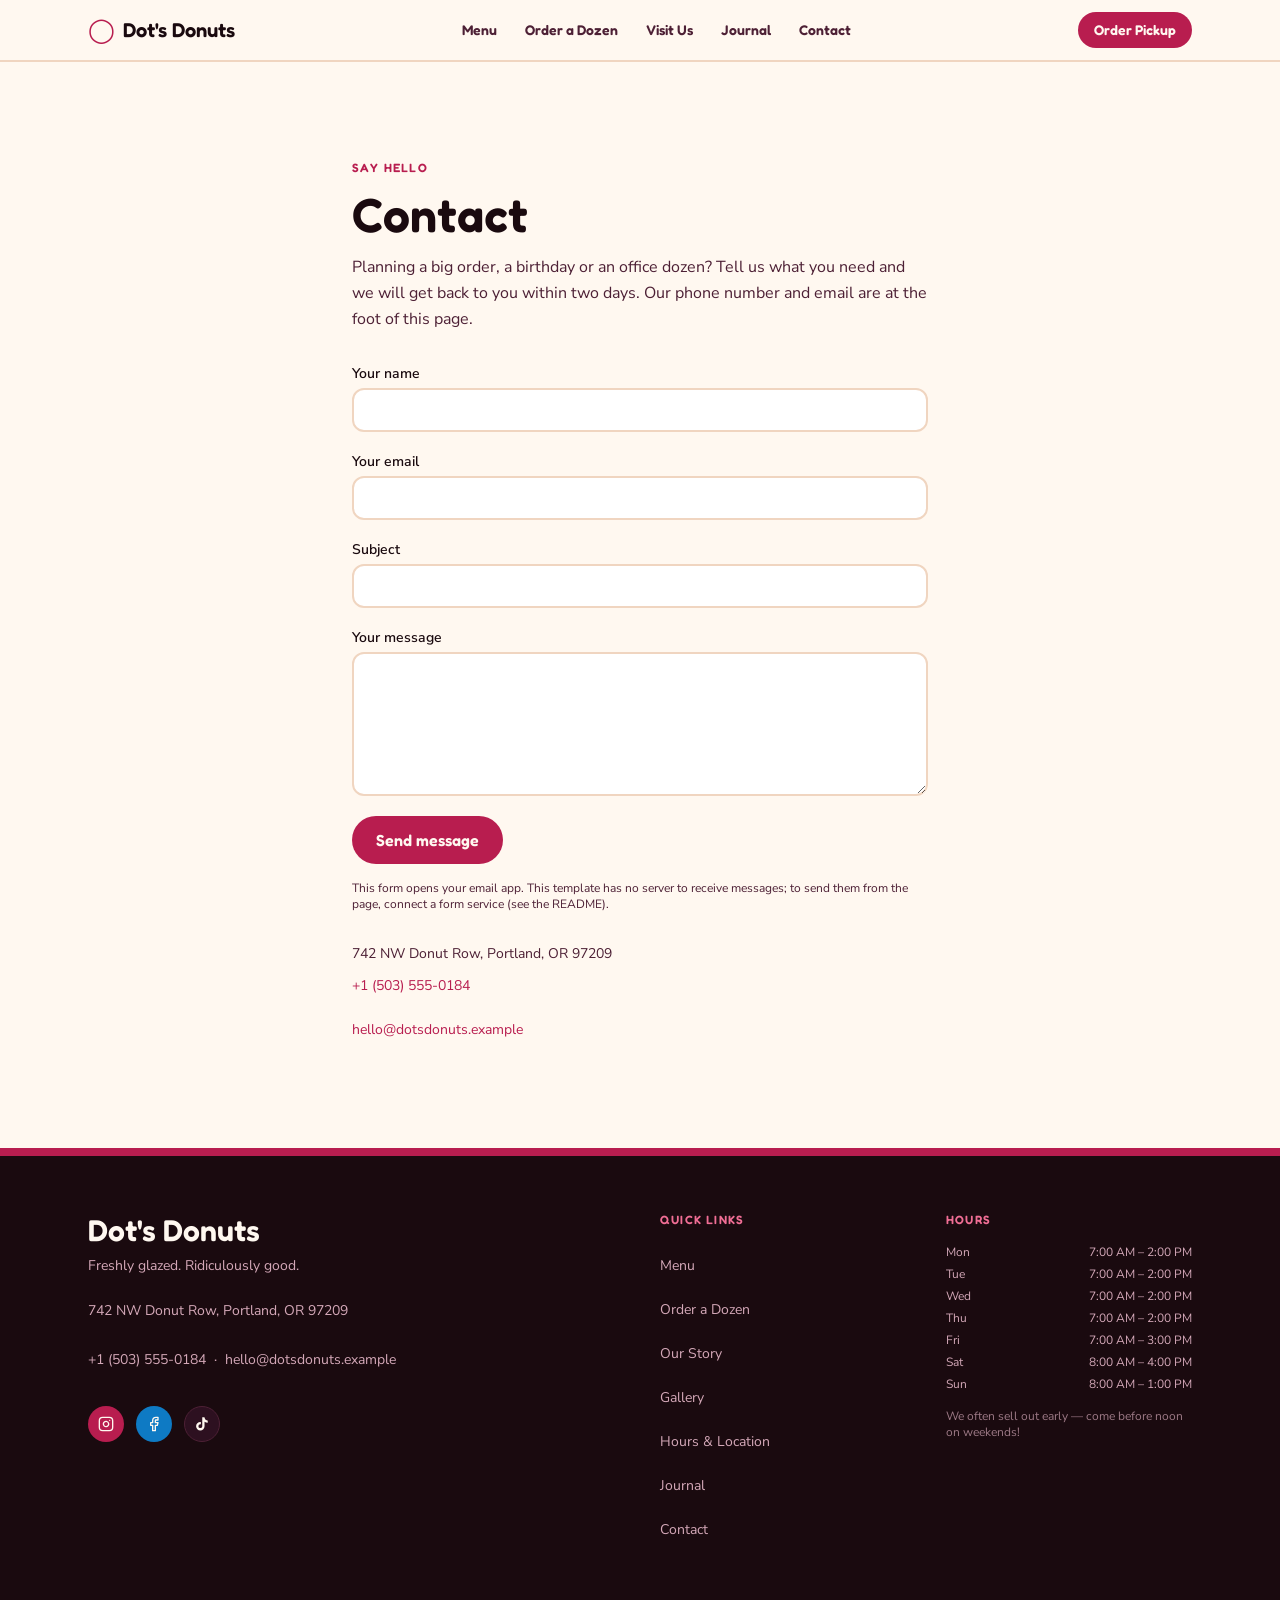
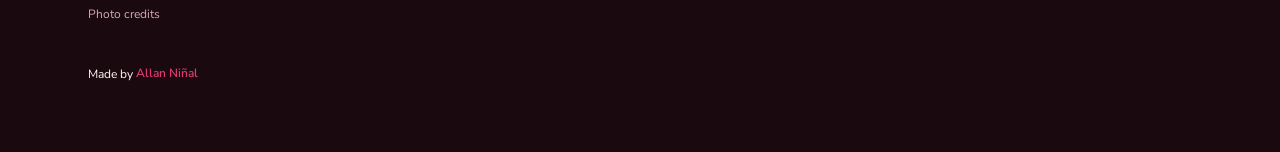
<file: contact/index.html>
<!DOCTYPE html><html lang="en" class="scroll-smooth"> <head><meta charset="utf-8"><meta name="viewport" content="width=device-width, initial-scale=1, viewport-fit=cover"><meta name="theme-color" content="#FFF8F0"><title>Contact — Dot&#39;s Donuts</title><meta name="description" content="Write to Dot's Donuts: orders, big boxes and opening hours."><link rel="canonical" href="https://example.com/contact/"><meta name="robots" content="index, follow"><meta name="author" content="Dot's Donuts"><!-- Open Graph --><meta property="og:title" content="Contact — Dot's Donuts"><meta property="og:description" content="Write to Dot's Donuts: orders, big boxes and opening hours."><meta property="og:url" content="https://example.com/contact/"><meta property="og:type" content="restaurant.cafe"><meta property="og:site_name" content="Dot's Donuts"><meta property="og:locale" content="en_US"><meta property="og:image" content="https://example.com/og-image.png"><meta property="og:image:type" content="image/png"><meta property="og:image:width" content="1200"><meta property="og:image:height" content="630"><meta property="og:image:alt" content="Dot's Donuts — Portland's Favourite Donut Shop"><!-- Twitter / X --><meta name="twitter:card" content="summary_large_image"><meta name="twitter:site" content="@example"><meta name="twitter:creator" content="@example"><meta name="twitter:title" content="Contact — Dot's Donuts"><meta name="twitter:description" content="Write to Dot's Donuts: orders, big boxes and opening hours."><meta name="twitter:image" content="https://example.com/og-image.png"><link rel="icon" href="../favicon.svg" type="image/svg+xml"><link rel="apple-touch-icon" href="../favicon.svg"><script type="application/ld+json">{"@context":"https://schema.org","@type":"BreadcrumbList","itemListElement":[{"@type":"ListItem","position":1,"name":"Home","item":"https://example.com/"},{"@type":"ListItem","position":2,"name":"Contact","item":"https://example.com/contact/"}]}</script><link rel="stylesheet" href="../assets/index.C0Z41zCP.css">
<style>.field[data-astro-cid-ahc3q4vw]{width:100%;min-height:44px;padding:.6rem .75rem;font:inherit;background:#fff;color:var(--color-text);border:2px solid var(--color-border);border-radius:.75rem}.field[data-astro-cid-ahc3q4vw]:focus-visible{outline:2px solid var(--color-accent);outline-offset:2px}
</style></head> <body class="min-h-screen flex flex-col antialiased"> <a href="#main-content" class="sr-only focus:not-sr-only focus:fixed focus:top-4 focus:left-4 focus:z-[100] btn-primary">
Skip to main content
</a> <header class="sticky top-0 z-50 w-full" style="background-color: var(--color-bg); border-bottom: 2px solid var(--color-border);" data-astro-cid-ctg3m53h> <div class="container-x" data-astro-cid-ctg3m53h> <div class="flex items-center justify-between py-3 gap-4" data-astro-cid-ctg3m53h> <!-- Logo / wordmark --> <a href="../index.html" class="flex items-center gap-2 flex-shrink-0" aria-label="Dot's Donuts — home" data-astro-cid-ctg3m53h> <span aria-hidden="true" class="text-2xl leading-none" style="font-family: 'Fredoka', sans-serif;" data-astro-cid-ctg3m53h> <span style="color: var(--color-accent);" data-astro-cid-ctg3m53h>&#9711;</span> </span> <span class="text-xl font-semibold leading-none" style="font-family: 'Fredoka', sans-serif; color: var(--color-text);" data-astro-cid-ctg3m53h> Dot&#39;s Donuts </span> </a> <!-- Desktop nav --> <nav aria-label="Main navigation" class="hidden lg:flex items-center gap-1" data-astro-cid-ctg3m53h> <a href="../menu/index.html" class="px-3 py-2 rounded-full text-sm font-semibold transition-colors hover:bg-[color:var(--color-accent-pale)] hover:text-[color:var(--color-accent-dark)]" style="color: var(--color-text-muted); font-family: 'Fredoka', sans-serif;" data-astro-cid-ctg3m53h> Menu </a><a href="../index.html#order" class="px-3 py-2 rounded-full text-sm font-semibold transition-colors hover:bg-[color:var(--color-accent-pale)] hover:text-[color:var(--color-accent-dark)]" style="color: var(--color-text-muted); font-family: 'Fredoka', sans-serif;" data-astro-cid-ctg3m53h> Order a Dozen </a><a href="../index.html#hours" class="px-3 py-2 rounded-full text-sm font-semibold transition-colors hover:bg-[color:var(--color-accent-pale)] hover:text-[color:var(--color-accent-dark)]" style="color: var(--color-text-muted); font-family: 'Fredoka', sans-serif;" data-astro-cid-ctg3m53h> Visit Us </a><a href="../journal/index.html" class="px-3 py-2 rounded-full text-sm font-semibold transition-colors hover:bg-[color:var(--color-accent-pale)] hover:text-[color:var(--color-accent-dark)]" style="color: var(--color-text-muted); font-family: 'Fredoka', sans-serif;" data-astro-cid-ctg3m53h> Journal </a><a href="./index.html" class="px-3 py-2 rounded-full text-sm font-semibold transition-colors hover:bg-[color:var(--color-accent-pale)] hover:text-[color:var(--color-accent-dark)]" style="color: var(--color-text-muted); font-family: 'Fredoka', sans-serif;" data-astro-cid-ctg3m53h> Contact </a> </nav> <!-- Order CTA (desktop) --> <a href="../index.html#order" class="btn-primary hidden lg:inline-flex text-sm py-2 px-4" data-astro-cid-ctg3m53h>
Order Pickup
</a> <!-- Phone: menu and order button (no JavaScript) --> <div class="lg:hidden flex items-center gap-2" data-astro-cid-ctg3m53h> <details class="mobile-menu" data-astro-cid-ctg3m53h> <summary aria-label="Menu" data-astro-cid-ctg3m53h>Menu</summary> <nav aria-label="Mobile navigation" data-astro-cid-ctg3m53h> <a href="../menu/index.html" data-astro-cid-ctg3m53h>Menu</a><a href="../index.html#order" data-astro-cid-ctg3m53h>Order a Dozen</a><a href="../index.html#hours" data-astro-cid-ctg3m53h>Visit Us</a><a href="../journal/index.html" data-astro-cid-ctg3m53h>Journal</a><a href="./index.html" data-astro-cid-ctg3m53h>Contact</a> </nav> </details> <a href="../index.html#order" class="btn-primary text-sm whitespace-nowrap" style="min-height: 44px; padding: 0.5rem 1rem;" data-astro-cid-ctg3m53h>Order Pickup</a> </div> </div> </div> </header>  <main id="main-content" class="flex-1">  <section class="container-x section-py" aria-labelledby="contact-heading" data-astro-cid-ahc3q4vw> <div class="max-w-xl mx-auto" data-astro-cid-ahc3q4vw> <p class="label-eyebrow mb-3" data-astro-cid-ahc3q4vw>Say hello</p> <h1 id="contact-heading" class="font-display text-4xl md:text-5xl font-semibold" style="color: var(--color-text);" data-astro-cid-ahc3q4vw>Contact</h1> <p class="mt-4 text-base leading-relaxed" style="color: var(--color-text-muted);" data-astro-cid-ahc3q4vw>Planning a big order, a birthday or an office dozen? Tell us what you need and we will get back to you within two days. Our phone number and email are at the foot of this page.</p> <!--
        No back end. This form opens the visitor's email app, addressed to the
        address below. To send messages from the page itself, point `action` at a
        form service (Formspree, Formspark, Web3Forms, Netlify Forms...), remove
        enctype, and set method="post" as that service describes.
      --> <form action="mailto:hello@dotsdonuts.example" method="post" enctype="text/plain" class="mt-8 grid gap-5" data-astro-cid-ahc3q4vw> <label class="grid gap-1 text-sm font-semibold" style="color: var(--color-text);" data-astro-cid-ahc3q4vw>Your name
<input type="text" name="name" required autocomplete="name" class="field" data-astro-cid-ahc3q4vw> </label> <label class="grid gap-1 text-sm font-semibold" style="color: var(--color-text);" data-astro-cid-ahc3q4vw>Your email
<input type="email" name="email" required autocomplete="email" class="field" data-astro-cid-ahc3q4vw> </label> <label class="grid gap-1 text-sm font-semibold" style="color: var(--color-text);" data-astro-cid-ahc3q4vw>Subject
<input type="text" name="subject" class="field" data-astro-cid-ahc3q4vw> </label> <label class="grid gap-1 text-sm font-semibold" style="color: var(--color-text);" data-astro-cid-ahc3q4vw>Your message
<textarea name="message" rows="6" required class="field" data-astro-cid-ahc3q4vw></textarea> </label> <div data-astro-cid-ahc3q4vw><button type="submit" class="btn-primary" data-astro-cid-ahc3q4vw>Send message</button></div> </form> <p class="mt-4 text-xs" style="color: var(--color-text-muted);" data-astro-cid-ahc3q4vw>
This form opens your email app. This template has no server to receive messages; to send them from the page, connect a form service (see the README).
</p> <address class="not-italic mt-8 text-sm" style="color: var(--color-text-muted);" data-astro-cid-ahc3q4vw> 742 NW Donut Row, Portland, OR 97209<br data-astro-cid-ahc3q4vw> <a href="tel:+15035550184" style="color: var(--color-accent); display: inline-block; padding: 0.75rem 0;" data-astro-cid-ahc3q4vw>+1 (503) 555-0184</a><br data-astro-cid-ahc3q4vw> <a href="mailto:hello@dotsdonuts.example" style="color: var(--color-accent); display: inline-block; padding: 0.75rem 0;" data-astro-cid-ahc3q4vw>hello@dotsdonuts.example</a> </address> </div> </section>  </main> <footer style="background-color: var(--color-dark-bg); color: var(--color-dark-text);" data-astro-cid-gcn2mc3v> <!-- Sprinkle divider --> <div aria-hidden="true" class="w-full overflow-hidden" style="background-color: var(--color-accent); height: 8px;" data-astro-cid-gcn2mc3v></div> <div class="container-x py-14" data-astro-cid-gcn2mc3v> <div class="grid grid-cols-1 gap-10 md:grid-cols-3 lg:grid-cols-4" data-astro-cid-gcn2mc3v> <!-- Brand --> <div class="lg:col-span-2" data-astro-cid-gcn2mc3v> <p class="text-3xl font-semibold mb-2" style="font-family: 'Fredoka', sans-serif; color: var(--color-dark-text);" data-astro-cid-gcn2mc3v> Dot&#39;s Donuts </p> <p class="text-sm mb-6" style="color: var(--color-dark-muted);" data-astro-cid-gcn2mc3v>Freshly glazed. Ridiculously good.</p> <p class="text-sm leading-relaxed mb-4" style="color: var(--color-dark-muted);" data-astro-cid-gcn2mc3v> 742 NW Donut Row, Portland, OR 97209 </p> <p class="text-sm" style="color: var(--color-dark-muted);" data-astro-cid-gcn2mc3v> <a href="tel:+1(503)555-0184" class="hover:text-white transition-colors" style="display: inline-flex; align-items: center; min-height: 44px;" data-astro-cid-gcn2mc3v> +1 (503) 555-0184 </a>
&nbsp;&middot;&nbsp;
<a href="mailto:hello@dotsdonuts.example" class="hover:text-white transition-colors" style="display: inline-flex; align-items: center; min-height: 44px;" data-astro-cid-gcn2mc3v> hello@dotsdonuts.example </a> </p> <!-- Social --> <div class="flex gap-3 mt-6" data-astro-cid-gcn2mc3v> <a href="https://instagram.example/dotsdonuts" target="_blank" rel="noopener noreferrer" aria-label="Dot's Donuts on Instagram" class="flex items-center justify-center w-9 h-9 rounded-full transition-colors hover:opacity-80" style="background-color: var(--color-accent); color: #FFF8F0;" data-astro-cid-gcn2mc3v> <svg xmlns="http://www.w3.org/2000/svg" width="16" height="16" viewBox="0 0 24 24" fill="none" stroke="currentColor" stroke-width="2" stroke-linecap="round" stroke-linejoin="round" aria-hidden="true" data-astro-cid-gcn2mc3v> <rect x="2" y="2" width="20" height="20" rx="5" ry="5" data-astro-cid-gcn2mc3v></rect><path d="M16 11.37A4 4 0 1 1 12.63 8 4 4 0 0 1 16 11.37z" data-astro-cid-gcn2mc3v></path><line x1="17.5" y1="6.5" x2="17.51" y2="6.5" data-astro-cid-gcn2mc3v></line> </svg> </a> <a href="https://facebook.example/dotsdonuts" target="_blank" rel="noopener noreferrer" aria-label="Dot's Donuts on Facebook" class="flex items-center justify-center w-9 h-9 rounded-full transition-colors hover:opacity-80" style="background-color: var(--color-sky); color: #FFF8F0;" data-astro-cid-gcn2mc3v> <svg xmlns="http://www.w3.org/2000/svg" width="16" height="16" viewBox="0 0 24 24" fill="none" stroke="currentColor" stroke-width="2" stroke-linecap="round" stroke-linejoin="round" aria-hidden="true" data-astro-cid-gcn2mc3v> <path d="M18 2h-3a5 5 0 0 0-5 5v3H7v4h3v8h4v-8h3l1-4h-4V7a1 1 0 0 1 1-1h3z" data-astro-cid-gcn2mc3v></path> </svg> </a> <a href="https://tiktok.example/@dotsdonuts" target="_blank" rel="noopener noreferrer" aria-label="Dot's Donuts on TikTok" class="flex items-center justify-center w-9 h-9 rounded-full transition-colors hover:opacity-80" style="background-color: var(--color-dark-surface); color: var(--color-dark-text); border: 1px solid var(--color-dark-border);" data-astro-cid-gcn2mc3v> <svg xmlns="http://www.w3.org/2000/svg" width="16" height="16" viewBox="0 0 24 24" fill="currentColor" aria-hidden="true" data-astro-cid-gcn2mc3v> <path d="M19.59 6.69a4.83 4.83 0 0 1-3.77-4.25V2h-3.45v13.67a2.89 2.89 0 0 1-2.88 2.5 2.89 2.89 0 0 1-2.89-2.89 2.89 2.89 0 0 1 2.89-2.89c.28 0 .54.04.79.1V9.01a6.37 6.37 0 0 0-.79-.05 6.34 6.34 0 0 0-6.34 6.34 6.34 6.34 0 0 0 6.34 6.34 6.34 6.34 0 0 0 6.33-6.34V8.69a8.18 8.18 0 0 0 4.79 1.54V6.77a4.84 4.84 0 0 1-1.02-.08z" data-astro-cid-gcn2mc3v></path> </svg> </a> </div> </div> <!-- Quick links --> <div data-astro-cid-gcn2mc3v> <p class="text-xs font-semibold uppercase tracking-widest mb-4" style="color: #F06E95; font-family: 'Fredoka', sans-serif;" data-astro-cid-gcn2mc3v>
Quick Links
</p> <nav aria-label="Footer navigation" data-astro-cid-gcn2mc3v> <ul data-astro-cid-gcn2mc3v> <li data-astro-cid-gcn2mc3v> <a href="../menu/index.html" class="text-sm transition-colors hover:text-white" style="color: var(--color-dark-muted); min-height: 44px; display: inline-flex; align-items: center;" data-astro-cid-gcn2mc3v> Menu </a> </li><li data-astro-cid-gcn2mc3v> <a href="../index.html#order" class="text-sm transition-colors hover:text-white" style="color: var(--color-dark-muted); min-height: 44px; display: inline-flex; align-items: center;" data-astro-cid-gcn2mc3v> Order a Dozen </a> </li><li data-astro-cid-gcn2mc3v> <a href="../index.html#story" class="text-sm transition-colors hover:text-white" style="color: var(--color-dark-muted); min-height: 44px; display: inline-flex; align-items: center;" data-astro-cid-gcn2mc3v> Our Story </a> </li><li data-astro-cid-gcn2mc3v> <a href="../index.html#gallery" class="text-sm transition-colors hover:text-white" style="color: var(--color-dark-muted); min-height: 44px; display: inline-flex; align-items: center;" data-astro-cid-gcn2mc3v> Gallery </a> </li><li data-astro-cid-gcn2mc3v> <a href="../index.html#hours" class="text-sm transition-colors hover:text-white" style="color: var(--color-dark-muted); min-height: 44px; display: inline-flex; align-items: center;" data-astro-cid-gcn2mc3v> Hours &amp; Location </a> </li><li data-astro-cid-gcn2mc3v> <a href="../journal/index.html" class="text-sm transition-colors hover:text-white" style="color: var(--color-dark-muted); min-height: 44px; display: inline-flex; align-items: center;" data-astro-cid-gcn2mc3v> Journal </a> </li><li data-astro-cid-gcn2mc3v> <a href="./index.html" class="text-sm transition-colors hover:text-white" style="color: var(--color-dark-muted); min-height: 44px; display: inline-flex; align-items: center;" data-astro-cid-gcn2mc3v> Contact </a> </li> </ul> </nav> </div> <!-- Hours (abbreviated) --> <div data-astro-cid-gcn2mc3v> <p class="text-xs font-semibold uppercase tracking-widest mb-4" style="color: #F06E95; font-family: 'Fredoka', sans-serif;" data-astro-cid-gcn2mc3v>
Hours
</p> <ul class="space-y-1.5 text-sm" style="color: var(--color-dark-muted);" data-astro-cid-gcn2mc3v> <li class="flex justify-between gap-4" data-astro-cid-gcn2mc3v> <span class="text-xs" data-astro-cid-gcn2mc3v>Mon</span> <span class="text-xs" data-astro-cid-gcn2mc3v>7:00 AM – 2:00 PM</span> </li><li class="flex justify-between gap-4" data-astro-cid-gcn2mc3v> <span class="text-xs" data-astro-cid-gcn2mc3v>Tue</span> <span class="text-xs" data-astro-cid-gcn2mc3v>7:00 AM – 2:00 PM</span> </li><li class="flex justify-between gap-4" data-astro-cid-gcn2mc3v> <span class="text-xs" data-astro-cid-gcn2mc3v>Wed</span> <span class="text-xs" data-astro-cid-gcn2mc3v>7:00 AM – 2:00 PM</span> </li><li class="flex justify-between gap-4" data-astro-cid-gcn2mc3v> <span class="text-xs" data-astro-cid-gcn2mc3v>Thu</span> <span class="text-xs" data-astro-cid-gcn2mc3v>7:00 AM – 2:00 PM</span> </li><li class="flex justify-between gap-4" data-astro-cid-gcn2mc3v> <span class="text-xs" data-astro-cid-gcn2mc3v>Fri</span> <span class="text-xs" data-astro-cid-gcn2mc3v>7:00 AM – 3:00 PM</span> </li><li class="flex justify-between gap-4" data-astro-cid-gcn2mc3v> <span class="text-xs" data-astro-cid-gcn2mc3v>Sat</span> <span class="text-xs" data-astro-cid-gcn2mc3v>8:00 AM – 4:00 PM</span> </li><li class="flex justify-between gap-4" data-astro-cid-gcn2mc3v> <span class="text-xs" data-astro-cid-gcn2mc3v>Sun</span> <span class="text-xs" data-astro-cid-gcn2mc3v>8:00 AM – 1:00 PM</span> </li> </ul> <p class="mt-4 text-xs" style="color: var(--color-dark-muted); opacity: 0.7;" data-astro-cid-gcn2mc3v>
We often sell out early — come before noon on weekends!
</p> </div> </div> <!-- Photo credits. Required while you use the demo photos (Unsplash asks for
         the photographer and a link). Delete this whole <details> block once you
         have replaced the photos with your own. --> <details class="mt-10 text-xs" style="color: var(--color-dark-muted);" data-photo-credits data-astro-cid-gcn2mc3v> <summary style="cursor: pointer; min-height: 44px; display: flex; align-items: center;" data-astro-cid-gcn2mc3v>Photo credits</summary> <p class="mt-2" data-astro-cid-gcn2mc3v>
Demo photographs from <a href="https://unsplash.com/?utm_source=allanninal_dev&utm_medium=referral" style="color: var(--color-dark-text); text-decoration: underline;" data-astro-cid-gcn2mc3v>Unsplash</a>. Replace them, and these credits, with your own before launch.
</p> <ul class="mt-2 space-y-1" data-astro-cid-gcn2mc3v> <li data-astro-cid-gcn2mc3v>Donut shop hero: Photo by <a href="https://unsplash.com/@sharonmccutcheon?utm_source=allanninal_dev&utm_medium=referral" style="color: var(--color-dark-text); text-decoration: underline;" data-astro-cid-gcn2mc3v>Alexander Grey</a> on <a href="https://unsplash.com/photos/s4RaGIo2eYI?utm_source=allanninal_dev&utm_medium=referral" style="color: var(--color-dark-text); text-decoration: underline;" data-astro-cid-gcn2mc3v>Unsplash</a></li><li data-astro-cid-gcn2mc3v>Strawberry Sprinkle batch: Photo by <a href="https://unsplash.com/@joshua_hoehne?utm_source=allanninal_dev&utm_medium=referral" style="color: var(--color-dark-text); text-decoration: underline;" data-astro-cid-gcn2mc3v>Joshua Hoehne</a> on <a href="https://unsplash.com/photos/mX1gzyP8N1k?utm_source=allanninal_dev&utm_medium=referral" style="color: var(--color-dark-text); text-decoration: underline;" data-astro-cid-gcn2mc3v>Unsplash</a></li><li data-astro-cid-gcn2mc3v>Maple Bacon Twist: Photo by <a href="https://unsplash.com/@jenandjoon?utm_source=allanninal_dev&utm_medium=referral" style="color: var(--color-dark-text); text-decoration: underline;" data-astro-cid-gcn2mc3v>Jennifer Burk</a> on <a href="https://unsplash.com/photos/qZDHDkn2koE?utm_source=allanninal_dev&utm_medium=referral" style="color: var(--color-dark-text); text-decoration: underline;" data-astro-cid-gcn2mc3v>Unsplash</a></li><li data-astro-cid-gcn2mc3v>Mixed Dozen: Photo by <a href="https://unsplash.com/@courtneymcook?utm_source=allanninal_dev&utm_medium=referral" style="color: var(--color-dark-text); text-decoration: underline;" data-astro-cid-gcn2mc3v>Courtney Cook</a> on <a href="https://unsplash.com/photos/CIKN2MfSp1Q?utm_source=allanninal_dev&utm_medium=referral" style="color: var(--color-dark-text); text-decoration: underline;" data-astro-cid-gcn2mc3v>Unsplash</a></li><li data-astro-cid-gcn2mc3v>Filling station: Photo by <a href="https://unsplash.com/@tommaomaoer?utm_source=allanninal_dev&utm_medium=referral" style="color: var(--color-dark-text); text-decoration: underline;" data-astro-cid-gcn2mc3v>tommao wang</a> on <a href="https://unsplash.com/photos/a6XeK8KVXto?utm_source=allanninal_dev&utm_medium=referral" style="color: var(--color-dark-text); text-decoration: underline;" data-astro-cid-gcn2mc3v>Unsplash</a></li><li data-astro-cid-gcn2mc3v>Matcha Coconut: Photo by <a href="https://unsplash.com/@yukprince?utm_source=allanninal_dev&utm_medium=referral" style="color: var(--color-dark-text); text-decoration: underline;" data-astro-cid-gcn2mc3v>yuk</a> on <a href="https://unsplash.com/photos/YkISwXx57X0?utm_source=allanninal_dev&utm_medium=referral" style="color: var(--color-dark-text); text-decoration: underline;" data-astro-cid-gcn2mc3v>Unsplash</a></li><li data-astro-cid-gcn2mc3v>Donuts and a cup of tea: Photo by <a href="https://unsplash.com/@svetlanadesi?utm_source=allanninal_dev&utm_medium=referral" style="color: var(--color-dark-text); text-decoration: underline;" data-astro-cid-gcn2mc3v>Svetlana Sidorenko</a> on <a href="https://unsplash.com/photos/person-holding-black-donuts-sd4E0SLVgmw?utm_source=allanninal_dev&utm_medium=referral" style="color: var(--color-dark-text); text-decoration: underline;" data-astro-cid-gcn2mc3v>Unsplash</a></li> </ul> </details>  <p class="maker-credit" data-maker-credit="1" data-astro-cid-gcn2mc3v>Made by <a style="display: inline-flex; align-items: center; min-height: 44px;" href="https://www.linkedin.com/in/allanninal/" data-maker-credit="1" target="_blank" rel="noopener noreferrer" data-astro-cid-gcn2mc3v>Allan Ni&ntilde;al</a></p> </div> </footer>   </body></html>
</file>
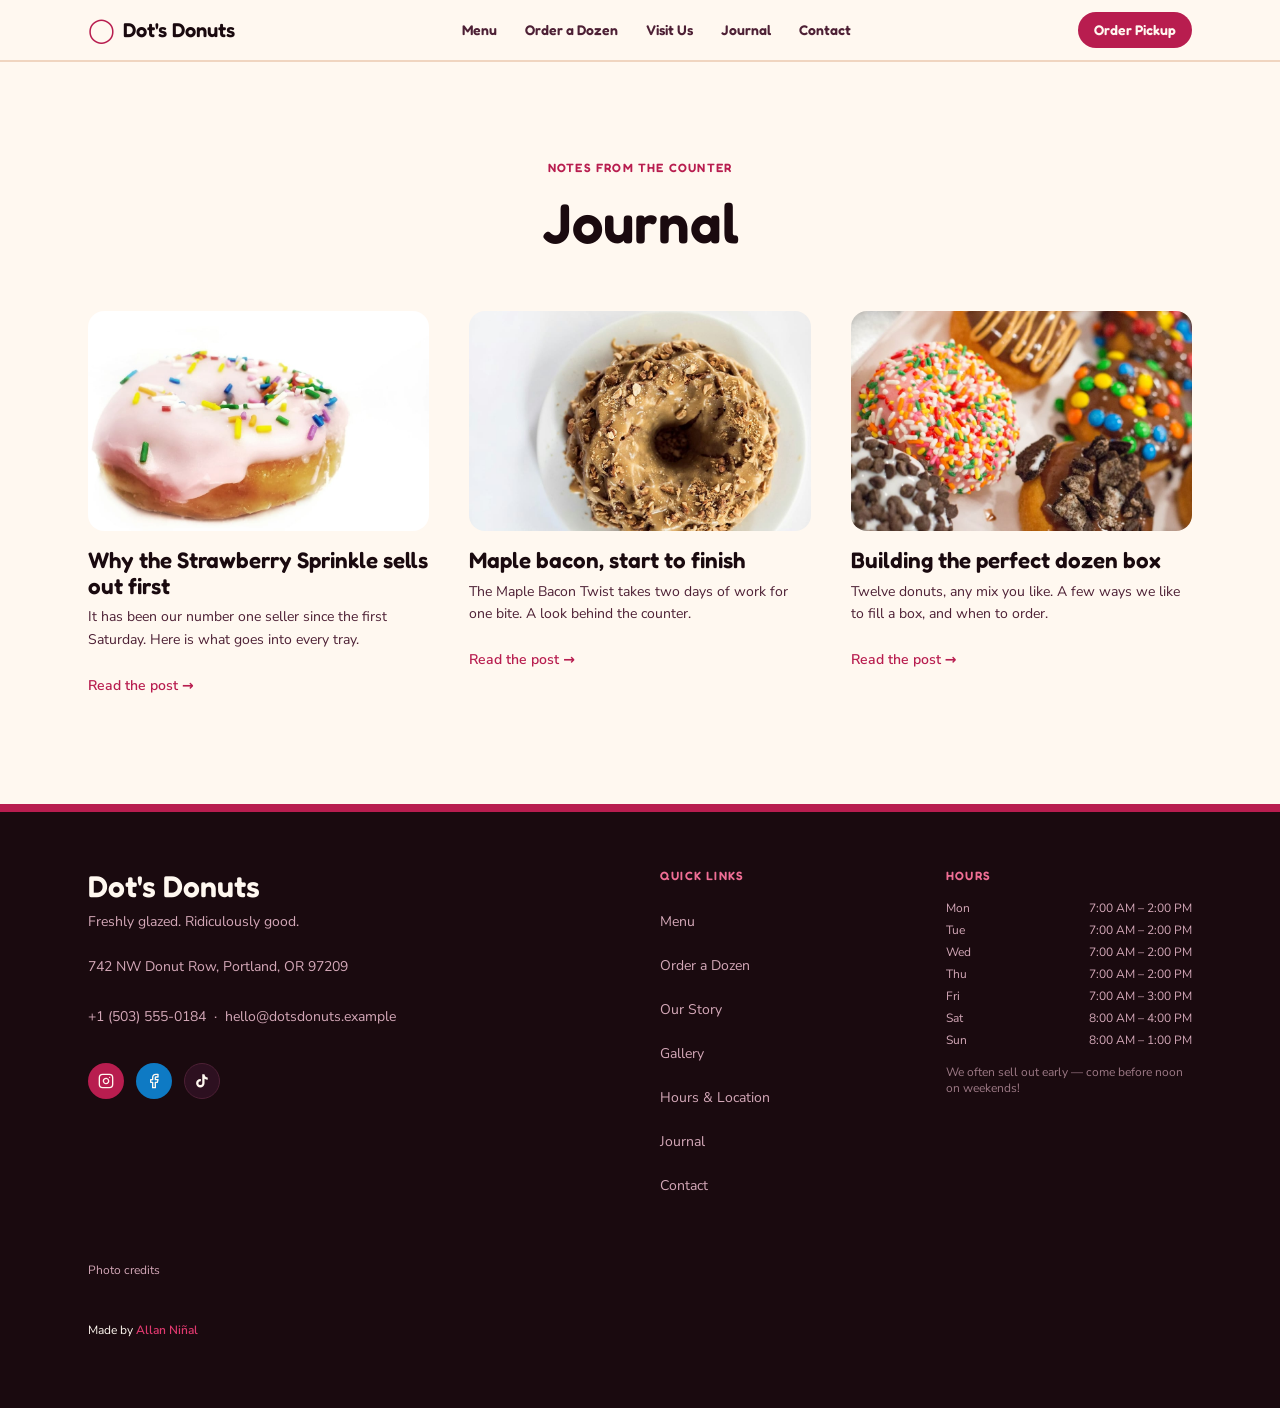
<file: journal/index.html>
<!DOCTYPE html><html lang="en" class="scroll-smooth"> <head><meta charset="utf-8"><meta name="viewport" content="width=device-width, initial-scale=1, viewport-fit=cover"><meta name="theme-color" content="#FFF8F0"><title>Journal — Dot&#39;s Donuts</title><meta name="description" content="Notes from the counter at Dot's Donuts: glazes, twists and dozen boxes."><link rel="canonical" href="https://example.com/journal/"><meta name="robots" content="index, follow"><meta name="author" content="Dot's Donuts"><!-- Open Graph --><meta property="og:title" content="Journal — Dot's Donuts"><meta property="og:description" content="Notes from the counter at Dot's Donuts: glazes, twists and dozen boxes."><meta property="og:url" content="https://example.com/journal/"><meta property="og:type" content="restaurant.cafe"><meta property="og:site_name" content="Dot's Donuts"><meta property="og:locale" content="en_US"><meta property="og:image" content="https://example.com/og-image.png"><meta property="og:image:type" content="image/png"><meta property="og:image:width" content="1200"><meta property="og:image:height" content="630"><meta property="og:image:alt" content="Dot's Donuts — Portland's Favourite Donut Shop"><!-- Twitter / X --><meta name="twitter:card" content="summary_large_image"><meta name="twitter:site" content="@example"><meta name="twitter:creator" content="@example"><meta name="twitter:title" content="Journal — Dot's Donuts"><meta name="twitter:description" content="Notes from the counter at Dot's Donuts: glazes, twists and dozen boxes."><meta name="twitter:image" content="https://example.com/og-image.png"><link rel="icon" href="../favicon.svg" type="image/svg+xml"><link rel="apple-touch-icon" href="../favicon.svg"><script type="application/ld+json">{"@context":"https://schema.org","@type":"BreadcrumbList","itemListElement":[{"@type":"ListItem","position":1,"name":"Home","item":"https://example.com/"},{"@type":"ListItem","position":2,"name":"Journal","item":"https://example.com/journal/"}]}</script><link rel="stylesheet" href="../assets/index.C0Z41zCP.css"></head> <body class="min-h-screen flex flex-col antialiased"> <a href="#main-content" class="sr-only focus:not-sr-only focus:fixed focus:top-4 focus:left-4 focus:z-[100] btn-primary">
Skip to main content
</a> <header class="sticky top-0 z-50 w-full" style="background-color: var(--color-bg); border-bottom: 2px solid var(--color-border);" data-astro-cid-ctg3m53h> <div class="container-x" data-astro-cid-ctg3m53h> <div class="flex items-center justify-between py-3 gap-4" data-astro-cid-ctg3m53h> <!-- Logo / wordmark --> <a href="../index.html" class="flex items-center gap-2 flex-shrink-0" aria-label="Dot's Donuts — home" data-astro-cid-ctg3m53h> <span aria-hidden="true" class="text-2xl leading-none" style="font-family: 'Fredoka', sans-serif;" data-astro-cid-ctg3m53h> <span style="color: var(--color-accent);" data-astro-cid-ctg3m53h>&#9711;</span> </span> <span class="text-xl font-semibold leading-none" style="font-family: 'Fredoka', sans-serif; color: var(--color-text);" data-astro-cid-ctg3m53h> Dot&#39;s Donuts </span> </a> <!-- Desktop nav --> <nav aria-label="Main navigation" class="hidden lg:flex items-center gap-1" data-astro-cid-ctg3m53h> <a href="../menu/index.html" class="px-3 py-2 rounded-full text-sm font-semibold transition-colors hover:bg-[color:var(--color-accent-pale)] hover:text-[color:var(--color-accent-dark)]" style="color: var(--color-text-muted); font-family: 'Fredoka', sans-serif;" data-astro-cid-ctg3m53h> Menu </a><a href="../index.html#order" class="px-3 py-2 rounded-full text-sm font-semibold transition-colors hover:bg-[color:var(--color-accent-pale)] hover:text-[color:var(--color-accent-dark)]" style="color: var(--color-text-muted); font-family: 'Fredoka', sans-serif;" data-astro-cid-ctg3m53h> Order a Dozen </a><a href="../index.html#hours" class="px-3 py-2 rounded-full text-sm font-semibold transition-colors hover:bg-[color:var(--color-accent-pale)] hover:text-[color:var(--color-accent-dark)]" style="color: var(--color-text-muted); font-family: 'Fredoka', sans-serif;" data-astro-cid-ctg3m53h> Visit Us </a><a href="./index.html" class="px-3 py-2 rounded-full text-sm font-semibold transition-colors hover:bg-[color:var(--color-accent-pale)] hover:text-[color:var(--color-accent-dark)]" style="color: var(--color-text-muted); font-family: 'Fredoka', sans-serif;" data-astro-cid-ctg3m53h> Journal </a><a href="../contact/index.html" class="px-3 py-2 rounded-full text-sm font-semibold transition-colors hover:bg-[color:var(--color-accent-pale)] hover:text-[color:var(--color-accent-dark)]" style="color: var(--color-text-muted); font-family: 'Fredoka', sans-serif;" data-astro-cid-ctg3m53h> Contact </a> </nav> <!-- Order CTA (desktop) --> <a href="../index.html#order" class="btn-primary hidden lg:inline-flex text-sm py-2 px-4" data-astro-cid-ctg3m53h>
Order Pickup
</a> <!-- Phone: menu and order button (no JavaScript) --> <div class="lg:hidden flex items-center gap-2" data-astro-cid-ctg3m53h> <details class="mobile-menu" data-astro-cid-ctg3m53h> <summary aria-label="Menu" data-astro-cid-ctg3m53h>Menu</summary> <nav aria-label="Mobile navigation" data-astro-cid-ctg3m53h> <a href="../menu/index.html" data-astro-cid-ctg3m53h>Menu</a><a href="../index.html#order" data-astro-cid-ctg3m53h>Order a Dozen</a><a href="../index.html#hours" data-astro-cid-ctg3m53h>Visit Us</a><a href="./index.html" data-astro-cid-ctg3m53h>Journal</a><a href="../contact/index.html" data-astro-cid-ctg3m53h>Contact</a> </nav> </details> <a href="../index.html#order" class="btn-primary text-sm whitespace-nowrap" style="min-height: 44px; padding: 0.5rem 1rem;" data-astro-cid-ctg3m53h>Order Pickup</a> </div> </div> </div> </header>  <main id="main-content" class="flex-1">  <section class="container-x section-py" aria-labelledby="journal-heading"> <div class="text-center max-w-xl mx-auto mb-14"> <p class="label-eyebrow mb-3">Notes from the counter</p> <h1 id="journal-heading" class="font-display font-semibold" style="font-size: clamp(2.25rem, 5vw, 3.5rem); color: var(--color-text);">Journal</h1> </div> <div class="grid gap-10 md:grid-cols-3"> <article> <a href="./strawberry-sprinkle-sells-out-first/index.html" style="text-decoration: none; color: inherit; display: block;"> <img src="../images/gallery/strawberry.jpg" alt="A tray of strawberry-glazed donuts topped with rainbow sprinkles on a white marble counter" width="1000" height="1000" loading="lazy" decoding="async" class="w-full object-cover rounded-2xl" style="height: 220px;"> <h2 class="font-display font-semibold mt-4" style="font-size: 1.4rem; color: var(--color-text);">Why the Strawberry Sprinkle sells out first</h2> </a> <p class="mt-2 text-sm leading-relaxed" style="color: var(--color-text-muted);">It has been our number one seller since the first Saturday. Here is what goes into every tray.</p> <a href="./strawberry-sprinkle-sells-out-first/index.html" class="inline-block mt-3 text-sm font-semibold" style="color: var(--color-accent); min-height: 44px; line-height: 44px;">Read the post<span class="sr-only">: Why the Strawberry Sprinkle sells out first</span> &rarr;</a> </article><article> <a href="./maple-bacon-start-to-finish/index.html" style="text-decoration: none; color: inherit; display: block;"> <img src="../images/gallery/maple-bacon.jpg" alt="A maple bacon twist donut on kraft paper with candied bacon crumble scattered around it" width="1000" height="1000" loading="lazy" decoding="async" class="w-full object-cover rounded-2xl" style="height: 220px;"> <h2 class="font-display font-semibold mt-4" style="font-size: 1.4rem; color: var(--color-text);">Maple bacon, start to finish</h2> </a> <p class="mt-2 text-sm leading-relaxed" style="color: var(--color-text-muted);">The Maple Bacon Twist takes two days of work for one bite. A look behind the counter.</p> <a href="./maple-bacon-start-to-finish/index.html" class="inline-block mt-3 text-sm font-semibold" style="color: var(--color-accent); min-height: 44px; line-height: 44px;">Read the post<span class="sr-only">: Maple bacon, start to finish</span> &rarr;</a> </article><article> <a href="./building-the-perfect-dozen-box/index.html" style="text-decoration: none; color: inherit; display: block;"> <img src="../images/gallery/dozen.jpg" alt="An open dozen box filled with a colourful mix of glazed, filled, and cake donuts" width="1000" height="1000" loading="lazy" decoding="async" class="w-full object-cover rounded-2xl" style="height: 220px;"> <h2 class="font-display font-semibold mt-4" style="font-size: 1.4rem; color: var(--color-text);">Building the perfect dozen box</h2> </a> <p class="mt-2 text-sm leading-relaxed" style="color: var(--color-text-muted);">Twelve donuts, any mix you like. A few ways we like to fill a box, and when to order.</p> <a href="./building-the-perfect-dozen-box/index.html" class="inline-block mt-3 text-sm font-semibold" style="color: var(--color-accent); min-height: 44px; line-height: 44px;">Read the post<span class="sr-only">: Building the perfect dozen box</span> &rarr;</a> </article> </div> </section>  </main> <footer style="background-color: var(--color-dark-bg); color: var(--color-dark-text);" data-astro-cid-gcn2mc3v> <!-- Sprinkle divider --> <div aria-hidden="true" class="w-full overflow-hidden" style="background-color: var(--color-accent); height: 8px;" data-astro-cid-gcn2mc3v></div> <div class="container-x py-14" data-astro-cid-gcn2mc3v> <div class="grid grid-cols-1 gap-10 md:grid-cols-3 lg:grid-cols-4" data-astro-cid-gcn2mc3v> <!-- Brand --> <div class="lg:col-span-2" data-astro-cid-gcn2mc3v> <p class="text-3xl font-semibold mb-2" style="font-family: 'Fredoka', sans-serif; color: var(--color-dark-text);" data-astro-cid-gcn2mc3v> Dot&#39;s Donuts </p> <p class="text-sm mb-6" style="color: var(--color-dark-muted);" data-astro-cid-gcn2mc3v>Freshly glazed. Ridiculously good.</p> <p class="text-sm leading-relaxed mb-4" style="color: var(--color-dark-muted);" data-astro-cid-gcn2mc3v> 742 NW Donut Row, Portland, OR 97209 </p> <p class="text-sm" style="color: var(--color-dark-muted);" data-astro-cid-gcn2mc3v> <a href="tel:+1(503)555-0184" class="hover:text-white transition-colors" style="display: inline-flex; align-items: center; min-height: 44px;" data-astro-cid-gcn2mc3v> +1 (503) 555-0184 </a>
&nbsp;&middot;&nbsp;
<a href="mailto:hello@dotsdonuts.example" class="hover:text-white transition-colors" style="display: inline-flex; align-items: center; min-height: 44px;" data-astro-cid-gcn2mc3v> hello@dotsdonuts.example </a> </p> <!-- Social --> <div class="flex gap-3 mt-6" data-astro-cid-gcn2mc3v> <a href="https://instagram.example/dotsdonuts" target="_blank" rel="noopener noreferrer" aria-label="Dot's Donuts on Instagram" class="flex items-center justify-center w-9 h-9 rounded-full transition-colors hover:opacity-80" style="background-color: var(--color-accent); color: #FFF8F0;" data-astro-cid-gcn2mc3v> <svg xmlns="http://www.w3.org/2000/svg" width="16" height="16" viewBox="0 0 24 24" fill="none" stroke="currentColor" stroke-width="2" stroke-linecap="round" stroke-linejoin="round" aria-hidden="true" data-astro-cid-gcn2mc3v> <rect x="2" y="2" width="20" height="20" rx="5" ry="5" data-astro-cid-gcn2mc3v></rect><path d="M16 11.37A4 4 0 1 1 12.63 8 4 4 0 0 1 16 11.37z" data-astro-cid-gcn2mc3v></path><line x1="17.5" y1="6.5" x2="17.51" y2="6.5" data-astro-cid-gcn2mc3v></line> </svg> </a> <a href="https://facebook.example/dotsdonuts" target="_blank" rel="noopener noreferrer" aria-label="Dot's Donuts on Facebook" class="flex items-center justify-center w-9 h-9 rounded-full transition-colors hover:opacity-80" style="background-color: var(--color-sky); color: #FFF8F0;" data-astro-cid-gcn2mc3v> <svg xmlns="http://www.w3.org/2000/svg" width="16" height="16" viewBox="0 0 24 24" fill="none" stroke="currentColor" stroke-width="2" stroke-linecap="round" stroke-linejoin="round" aria-hidden="true" data-astro-cid-gcn2mc3v> <path d="M18 2h-3a5 5 0 0 0-5 5v3H7v4h3v8h4v-8h3l1-4h-4V7a1 1 0 0 1 1-1h3z" data-astro-cid-gcn2mc3v></path> </svg> </a> <a href="https://tiktok.example/@dotsdonuts" target="_blank" rel="noopener noreferrer" aria-label="Dot's Donuts on TikTok" class="flex items-center justify-center w-9 h-9 rounded-full transition-colors hover:opacity-80" style="background-color: var(--color-dark-surface); color: var(--color-dark-text); border: 1px solid var(--color-dark-border);" data-astro-cid-gcn2mc3v> <svg xmlns="http://www.w3.org/2000/svg" width="16" height="16" viewBox="0 0 24 24" fill="currentColor" aria-hidden="true" data-astro-cid-gcn2mc3v> <path d="M19.59 6.69a4.83 4.83 0 0 1-3.77-4.25V2h-3.45v13.67a2.89 2.89 0 0 1-2.88 2.5 2.89 2.89 0 0 1-2.89-2.89 2.89 2.89 0 0 1 2.89-2.89c.28 0 .54.04.79.1V9.01a6.37 6.37 0 0 0-.79-.05 6.34 6.34 0 0 0-6.34 6.34 6.34 6.34 0 0 0 6.34 6.34 6.34 6.34 0 0 0 6.33-6.34V8.69a8.18 8.18 0 0 0 4.79 1.54V6.77a4.84 4.84 0 0 1-1.02-.08z" data-astro-cid-gcn2mc3v></path> </svg> </a> </div> </div> <!-- Quick links --> <div data-astro-cid-gcn2mc3v> <p class="text-xs font-semibold uppercase tracking-widest mb-4" style="color: #F06E95; font-family: 'Fredoka', sans-serif;" data-astro-cid-gcn2mc3v>
Quick Links
</p> <nav aria-label="Footer navigation" data-astro-cid-gcn2mc3v> <ul data-astro-cid-gcn2mc3v> <li data-astro-cid-gcn2mc3v> <a href="../menu/index.html" class="text-sm transition-colors hover:text-white" style="color: var(--color-dark-muted); min-height: 44px; display: inline-flex; align-items: center;" data-astro-cid-gcn2mc3v> Menu </a> </li><li data-astro-cid-gcn2mc3v> <a href="../index.html#order" class="text-sm transition-colors hover:text-white" style="color: var(--color-dark-muted); min-height: 44px; display: inline-flex; align-items: center;" data-astro-cid-gcn2mc3v> Order a Dozen </a> </li><li data-astro-cid-gcn2mc3v> <a href="../index.html#story" class="text-sm transition-colors hover:text-white" style="color: var(--color-dark-muted); min-height: 44px; display: inline-flex; align-items: center;" data-astro-cid-gcn2mc3v> Our Story </a> </li><li data-astro-cid-gcn2mc3v> <a href="../index.html#gallery" class="text-sm transition-colors hover:text-white" style="color: var(--color-dark-muted); min-height: 44px; display: inline-flex; align-items: center;" data-astro-cid-gcn2mc3v> Gallery </a> </li><li data-astro-cid-gcn2mc3v> <a href="../index.html#hours" class="text-sm transition-colors hover:text-white" style="color: var(--color-dark-muted); min-height: 44px; display: inline-flex; align-items: center;" data-astro-cid-gcn2mc3v> Hours &amp; Location </a> </li><li data-astro-cid-gcn2mc3v> <a href="./index.html" class="text-sm transition-colors hover:text-white" style="color: var(--color-dark-muted); min-height: 44px; display: inline-flex; align-items: center;" data-astro-cid-gcn2mc3v> Journal </a> </li><li data-astro-cid-gcn2mc3v> <a href="../contact/index.html" class="text-sm transition-colors hover:text-white" style="color: var(--color-dark-muted); min-height: 44px; display: inline-flex; align-items: center;" data-astro-cid-gcn2mc3v> Contact </a> </li> </ul> </nav> </div> <!-- Hours (abbreviated) --> <div data-astro-cid-gcn2mc3v> <p class="text-xs font-semibold uppercase tracking-widest mb-4" style="color: #F06E95; font-family: 'Fredoka', sans-serif;" data-astro-cid-gcn2mc3v>
Hours
</p> <ul class="space-y-1.5 text-sm" style="color: var(--color-dark-muted);" data-astro-cid-gcn2mc3v> <li class="flex justify-between gap-4" data-astro-cid-gcn2mc3v> <span class="text-xs" data-astro-cid-gcn2mc3v>Mon</span> <span class="text-xs" data-astro-cid-gcn2mc3v>7:00 AM – 2:00 PM</span> </li><li class="flex justify-between gap-4" data-astro-cid-gcn2mc3v> <span class="text-xs" data-astro-cid-gcn2mc3v>Tue</span> <span class="text-xs" data-astro-cid-gcn2mc3v>7:00 AM – 2:00 PM</span> </li><li class="flex justify-between gap-4" data-astro-cid-gcn2mc3v> <span class="text-xs" data-astro-cid-gcn2mc3v>Wed</span> <span class="text-xs" data-astro-cid-gcn2mc3v>7:00 AM – 2:00 PM</span> </li><li class="flex justify-between gap-4" data-astro-cid-gcn2mc3v> <span class="text-xs" data-astro-cid-gcn2mc3v>Thu</span> <span class="text-xs" data-astro-cid-gcn2mc3v>7:00 AM – 2:00 PM</span> </li><li class="flex justify-between gap-4" data-astro-cid-gcn2mc3v> <span class="text-xs" data-astro-cid-gcn2mc3v>Fri</span> <span class="text-xs" data-astro-cid-gcn2mc3v>7:00 AM – 3:00 PM</span> </li><li class="flex justify-between gap-4" data-astro-cid-gcn2mc3v> <span class="text-xs" data-astro-cid-gcn2mc3v>Sat</span> <span class="text-xs" data-astro-cid-gcn2mc3v>8:00 AM – 4:00 PM</span> </li><li class="flex justify-between gap-4" data-astro-cid-gcn2mc3v> <span class="text-xs" data-astro-cid-gcn2mc3v>Sun</span> <span class="text-xs" data-astro-cid-gcn2mc3v>8:00 AM – 1:00 PM</span> </li> </ul> <p class="mt-4 text-xs" style="color: var(--color-dark-muted); opacity: 0.7;" data-astro-cid-gcn2mc3v>
We often sell out early — come before noon on weekends!
</p> </div> </div> <!-- Photo credits. Required while you use the demo photos (Unsplash asks for
         the photographer and a link). Delete this whole <details> block once you
         have replaced the photos with your own. --> <details class="mt-10 text-xs" style="color: var(--color-dark-muted);" data-photo-credits data-astro-cid-gcn2mc3v> <summary style="cursor: pointer; min-height: 44px; display: flex; align-items: center;" data-astro-cid-gcn2mc3v>Photo credits</summary> <p class="mt-2" data-astro-cid-gcn2mc3v>
Demo photographs from <a href="https://unsplash.com/?utm_source=allanninal_dev&utm_medium=referral" style="color: var(--color-dark-text); text-decoration: underline;" data-astro-cid-gcn2mc3v>Unsplash</a>. Replace them, and these credits, with your own before launch.
</p> <ul class="mt-2 space-y-1" data-astro-cid-gcn2mc3v> <li data-astro-cid-gcn2mc3v>Donut shop hero: Photo by <a href="https://unsplash.com/@sharonmccutcheon?utm_source=allanninal_dev&utm_medium=referral" style="color: var(--color-dark-text); text-decoration: underline;" data-astro-cid-gcn2mc3v>Alexander Grey</a> on <a href="https://unsplash.com/photos/s4RaGIo2eYI?utm_source=allanninal_dev&utm_medium=referral" style="color: var(--color-dark-text); text-decoration: underline;" data-astro-cid-gcn2mc3v>Unsplash</a></li><li data-astro-cid-gcn2mc3v>Strawberry Sprinkle batch: Photo by <a href="https://unsplash.com/@joshua_hoehne?utm_source=allanninal_dev&utm_medium=referral" style="color: var(--color-dark-text); text-decoration: underline;" data-astro-cid-gcn2mc3v>Joshua Hoehne</a> on <a href="https://unsplash.com/photos/mX1gzyP8N1k?utm_source=allanninal_dev&utm_medium=referral" style="color: var(--color-dark-text); text-decoration: underline;" data-astro-cid-gcn2mc3v>Unsplash</a></li><li data-astro-cid-gcn2mc3v>Maple Bacon Twist: Photo by <a href="https://unsplash.com/@jenandjoon?utm_source=allanninal_dev&utm_medium=referral" style="color: var(--color-dark-text); text-decoration: underline;" data-astro-cid-gcn2mc3v>Jennifer Burk</a> on <a href="https://unsplash.com/photos/qZDHDkn2koE?utm_source=allanninal_dev&utm_medium=referral" style="color: var(--color-dark-text); text-decoration: underline;" data-astro-cid-gcn2mc3v>Unsplash</a></li><li data-astro-cid-gcn2mc3v>Mixed Dozen: Photo by <a href="https://unsplash.com/@courtneymcook?utm_source=allanninal_dev&utm_medium=referral" style="color: var(--color-dark-text); text-decoration: underline;" data-astro-cid-gcn2mc3v>Courtney Cook</a> on <a href="https://unsplash.com/photos/CIKN2MfSp1Q?utm_source=allanninal_dev&utm_medium=referral" style="color: var(--color-dark-text); text-decoration: underline;" data-astro-cid-gcn2mc3v>Unsplash</a></li><li data-astro-cid-gcn2mc3v>Filling station: Photo by <a href="https://unsplash.com/@tommaomaoer?utm_source=allanninal_dev&utm_medium=referral" style="color: var(--color-dark-text); text-decoration: underline;" data-astro-cid-gcn2mc3v>tommao wang</a> on <a href="https://unsplash.com/photos/a6XeK8KVXto?utm_source=allanninal_dev&utm_medium=referral" style="color: var(--color-dark-text); text-decoration: underline;" data-astro-cid-gcn2mc3v>Unsplash</a></li><li data-astro-cid-gcn2mc3v>Matcha Coconut: Photo by <a href="https://unsplash.com/@yukprince?utm_source=allanninal_dev&utm_medium=referral" style="color: var(--color-dark-text); text-decoration: underline;" data-astro-cid-gcn2mc3v>yuk</a> on <a href="https://unsplash.com/photos/YkISwXx57X0?utm_source=allanninal_dev&utm_medium=referral" style="color: var(--color-dark-text); text-decoration: underline;" data-astro-cid-gcn2mc3v>Unsplash</a></li><li data-astro-cid-gcn2mc3v>Donuts and a cup of tea: Photo by <a href="https://unsplash.com/@svetlanadesi?utm_source=allanninal_dev&utm_medium=referral" style="color: var(--color-dark-text); text-decoration: underline;" data-astro-cid-gcn2mc3v>Svetlana Sidorenko</a> on <a href="https://unsplash.com/photos/person-holding-black-donuts-sd4E0SLVgmw?utm_source=allanninal_dev&utm_medium=referral" style="color: var(--color-dark-text); text-decoration: underline;" data-astro-cid-gcn2mc3v>Unsplash</a></li> </ul> </details>  <p class="maker-credit" data-maker-credit="1" data-astro-cid-gcn2mc3v>Made by <a style="display: inline-flex; align-items: center; min-height: 44px;" href="https://www.linkedin.com/in/allanninal/" data-maker-credit="1" target="_blank" rel="noopener noreferrer" data-astro-cid-gcn2mc3v>Allan Ni&ntilde;al</a></p> </div> </footer>   </body></html>
</file>
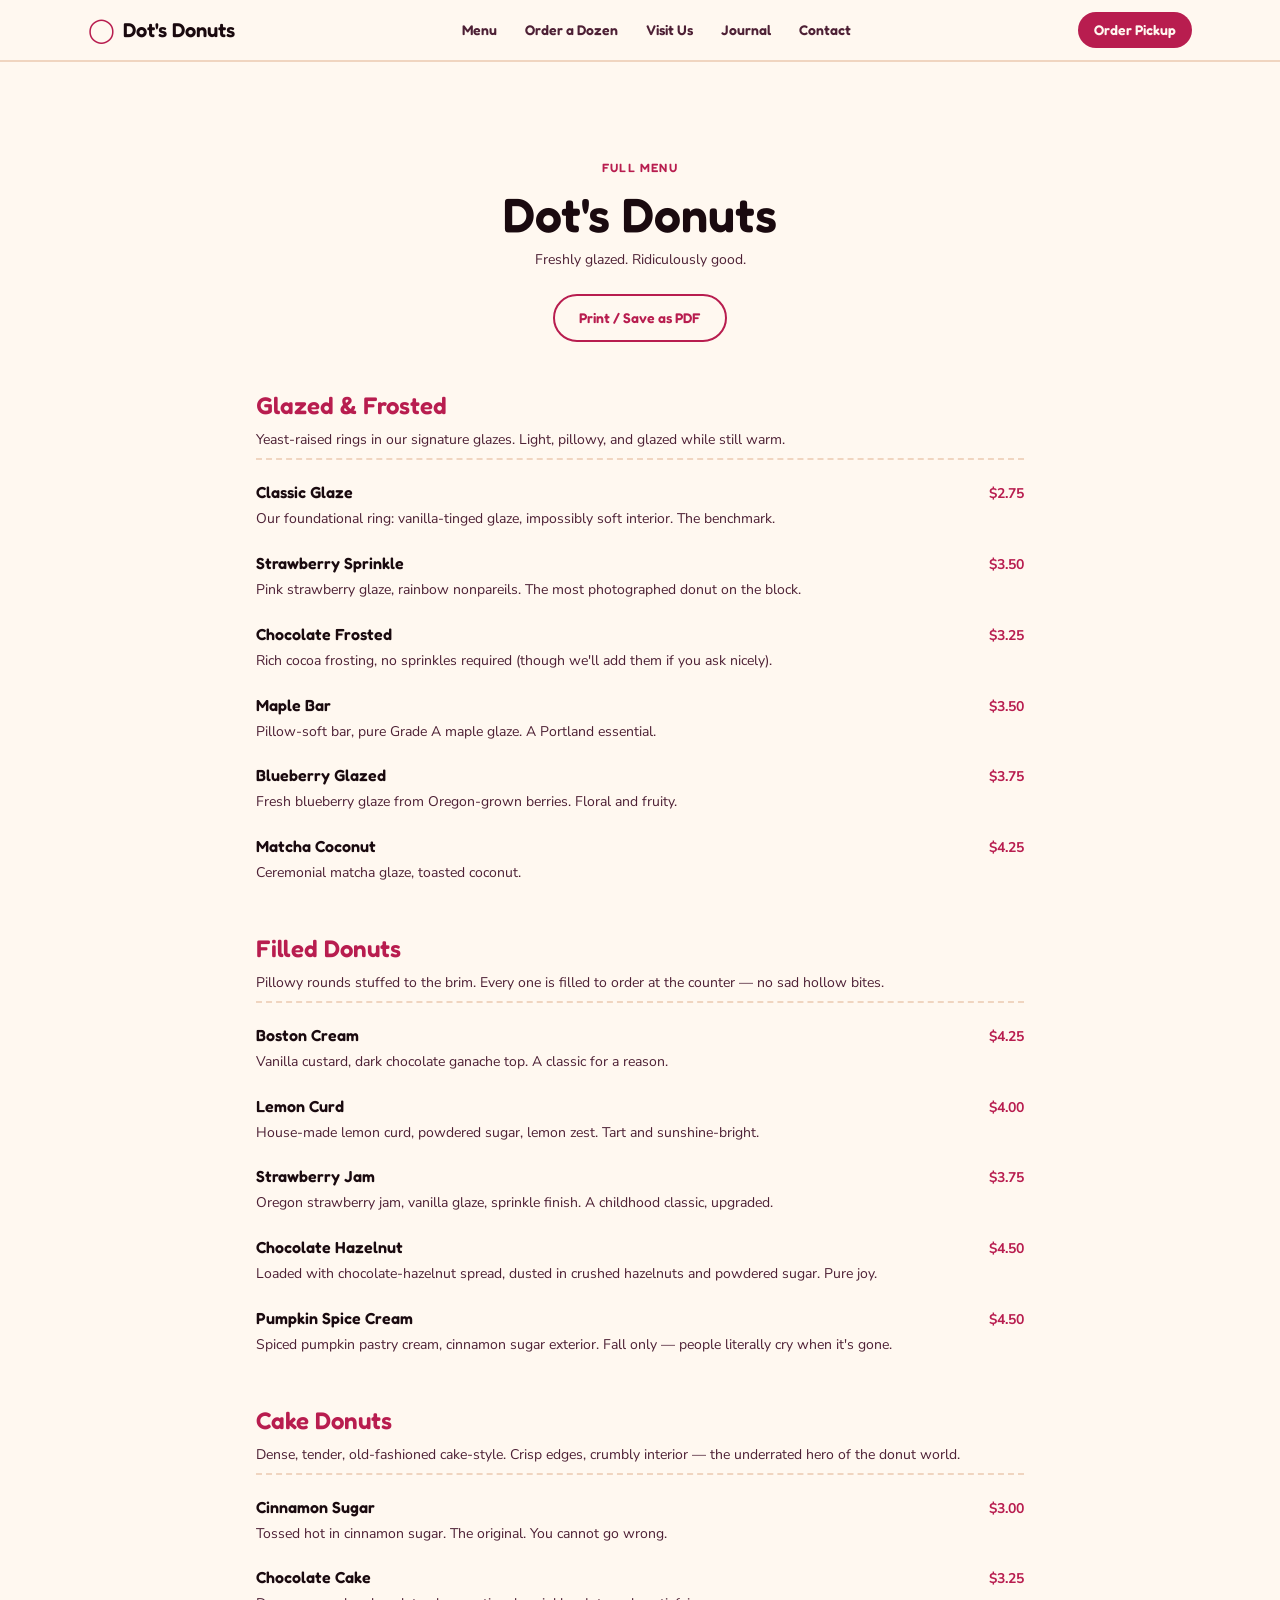
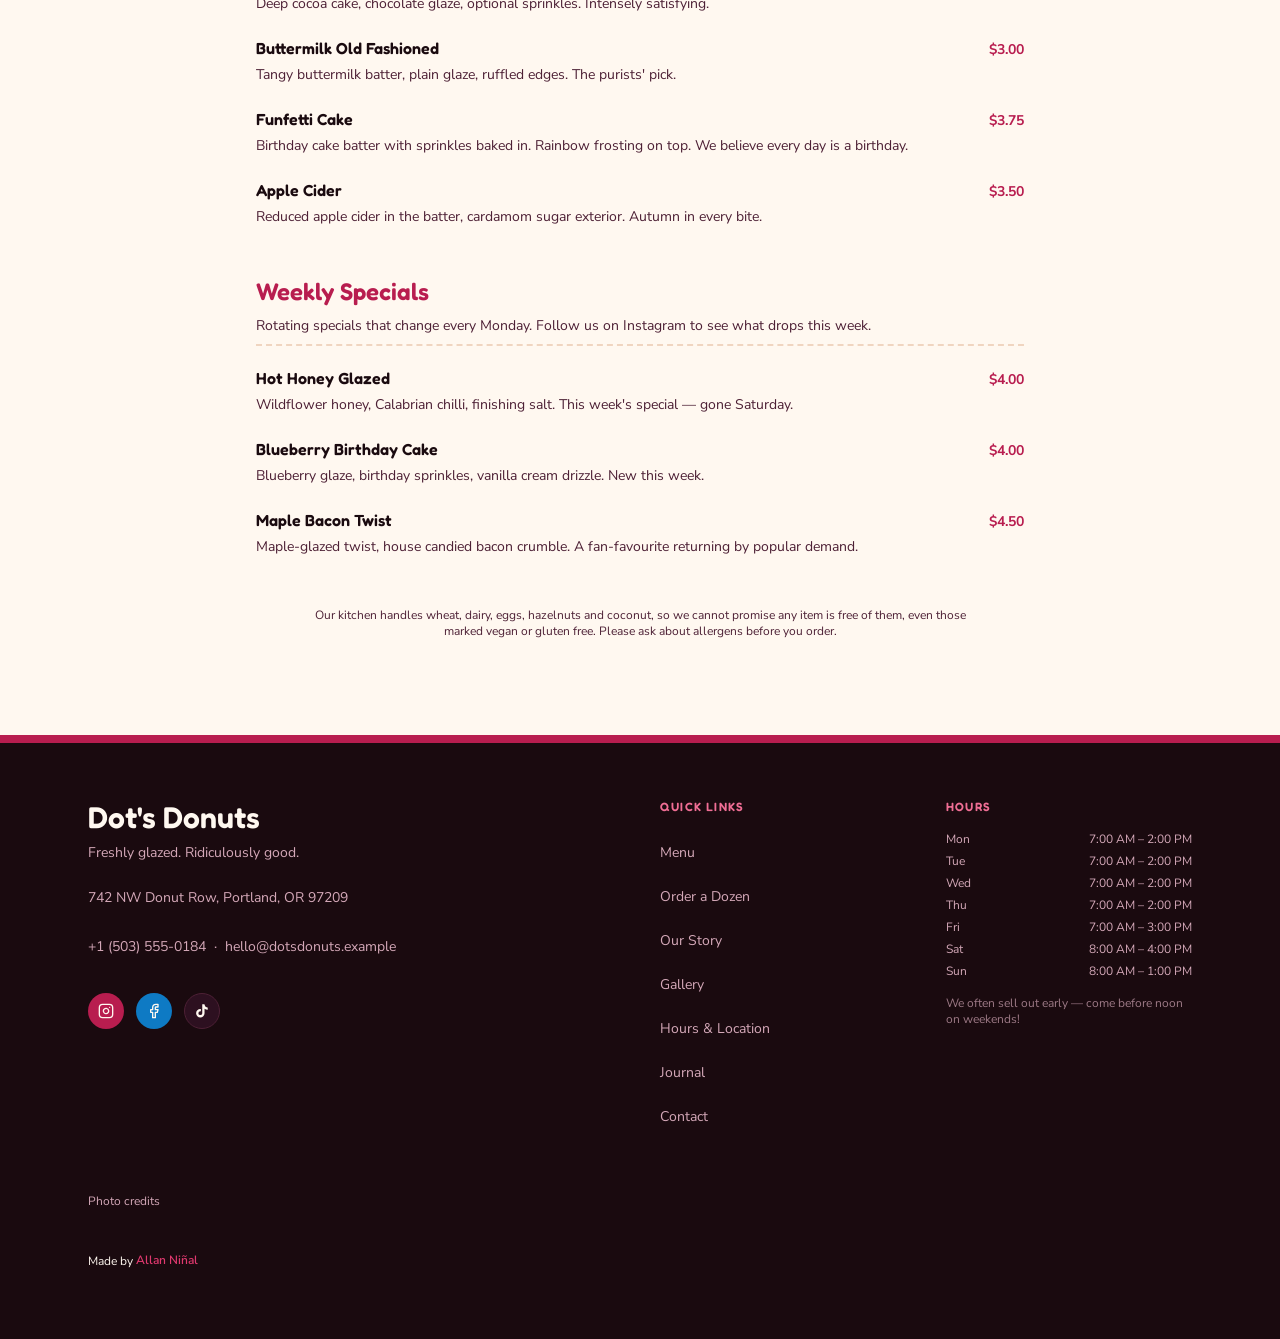
<file: menu/index.html>
<!DOCTYPE html><html lang="en" class="scroll-smooth"> <head><meta charset="utf-8"><meta name="viewport" content="width=device-width, initial-scale=1, viewport-fit=cover"><meta name="theme-color" content="#FFF8F0"><title>Full Menu — Dot&#39;s Donuts</title><meta name="description" content="The full menu at Dot's Donuts: yeast-raised and cake donuts, the rotating specials, and boxes by the half and full dozen, with prices."><link rel="canonical" href="https://example.com/menu/"><meta name="robots" content="index, follow"><meta name="author" content="Dot's Donuts"><!-- Open Graph --><meta property="og:title" content="Full Menu — Dot's Donuts"><meta property="og:description" content="The full menu at Dot's Donuts: yeast-raised and cake donuts, the rotating specials, and boxes by the half and full dozen, with prices."><meta property="og:url" content="https://example.com/menu/"><meta property="og:type" content="restaurant.cafe"><meta property="og:site_name" content="Dot's Donuts"><meta property="og:locale" content="en_US"><meta property="og:image" content="https://example.com/og-image.png"><meta property="og:image:type" content="image/png"><meta property="og:image:width" content="1200"><meta property="og:image:height" content="630"><meta property="og:image:alt" content="Dot's Donuts — Portland's Favourite Donut Shop"><!-- Twitter / X --><meta name="twitter:card" content="summary_large_image"><meta name="twitter:site" content="@example"><meta name="twitter:creator" content="@example"><meta name="twitter:title" content="Full Menu — Dot's Donuts"><meta name="twitter:description" content="The full menu at Dot's Donuts: yeast-raised and cake donuts, the rotating specials, and boxes by the half and full dozen, with prices."><meta name="twitter:image" content="https://example.com/og-image.png"><link rel="icon" href="../favicon.svg" type="image/svg+xml"><link rel="apple-touch-icon" href="../favicon.svg"><script type="application/ld+json">{"@context":"https://schema.org","@type":"BreadcrumbList","itemListElement":[{"@type":"ListItem","position":1,"name":"Home","item":"https://example.com/"},{"@type":"ListItem","position":2,"name":"Full Menu","item":"https://example.com/menu/"}]}</script><link rel="stylesheet" href="../assets/index.C0Z41zCP.css">
<style>@media print{header,footer,aside[aria-label],.no-print[data-astro-cid-o5xiawde]{display:none!important}body{background:#fff!important}.print-menu[data-astro-cid-o5xiawde]{padding-top:0!important}}
</style><script type="module">document.getElementById("print-menu")?.addEventListener("click",()=>window.print());
</script></head> <body class="min-h-screen flex flex-col antialiased"> <a href="#main-content" class="sr-only focus:not-sr-only focus:fixed focus:top-4 focus:left-4 focus:z-[100] btn-primary">
Skip to main content
</a> <header class="sticky top-0 z-50 w-full" style="background-color: var(--color-bg); border-bottom: 2px solid var(--color-border);" data-astro-cid-ctg3m53h> <div class="container-x" data-astro-cid-ctg3m53h> <div class="flex items-center justify-between py-3 gap-4" data-astro-cid-ctg3m53h> <!-- Logo / wordmark --> <a href="../index.html" class="flex items-center gap-2 flex-shrink-0" aria-label="Dot's Donuts — home" data-astro-cid-ctg3m53h> <span aria-hidden="true" class="text-2xl leading-none" style="font-family: 'Fredoka', sans-serif;" data-astro-cid-ctg3m53h> <span style="color: var(--color-accent);" data-astro-cid-ctg3m53h>&#9711;</span> </span> <span class="text-xl font-semibold leading-none" style="font-family: 'Fredoka', sans-serif; color: var(--color-text);" data-astro-cid-ctg3m53h> Dot&#39;s Donuts </span> </a> <!-- Desktop nav --> <nav aria-label="Main navigation" class="hidden lg:flex items-center gap-1" data-astro-cid-ctg3m53h> <a href="./index.html" class="px-3 py-2 rounded-full text-sm font-semibold transition-colors hover:bg-[color:var(--color-accent-pale)] hover:text-[color:var(--color-accent-dark)]" style="color: var(--color-text-muted); font-family: 'Fredoka', sans-serif;" data-astro-cid-ctg3m53h> Menu </a><a href="../index.html#order" class="px-3 py-2 rounded-full text-sm font-semibold transition-colors hover:bg-[color:var(--color-accent-pale)] hover:text-[color:var(--color-accent-dark)]" style="color: var(--color-text-muted); font-family: 'Fredoka', sans-serif;" data-astro-cid-ctg3m53h> Order a Dozen </a><a href="../index.html#hours" class="px-3 py-2 rounded-full text-sm font-semibold transition-colors hover:bg-[color:var(--color-accent-pale)] hover:text-[color:var(--color-accent-dark)]" style="color: var(--color-text-muted); font-family: 'Fredoka', sans-serif;" data-astro-cid-ctg3m53h> Visit Us </a><a href="../journal/index.html" class="px-3 py-2 rounded-full text-sm font-semibold transition-colors hover:bg-[color:var(--color-accent-pale)] hover:text-[color:var(--color-accent-dark)]" style="color: var(--color-text-muted); font-family: 'Fredoka', sans-serif;" data-astro-cid-ctg3m53h> Journal </a><a href="../contact/index.html" class="px-3 py-2 rounded-full text-sm font-semibold transition-colors hover:bg-[color:var(--color-accent-pale)] hover:text-[color:var(--color-accent-dark)]" style="color: var(--color-text-muted); font-family: 'Fredoka', sans-serif;" data-astro-cid-ctg3m53h> Contact </a> </nav> <!-- Order CTA (desktop) --> <a href="../index.html#order" class="btn-primary hidden lg:inline-flex text-sm py-2 px-4" data-astro-cid-ctg3m53h>
Order Pickup
</a> <!-- Phone: menu and order button (no JavaScript) --> <div class="lg:hidden flex items-center gap-2" data-astro-cid-ctg3m53h> <details class="mobile-menu" data-astro-cid-ctg3m53h> <summary aria-label="Menu" data-astro-cid-ctg3m53h>Menu</summary> <nav aria-label="Mobile navigation" data-astro-cid-ctg3m53h> <a href="./index.html" data-astro-cid-ctg3m53h>Menu</a><a href="../index.html#order" data-astro-cid-ctg3m53h>Order a Dozen</a><a href="../index.html#hours" data-astro-cid-ctg3m53h>Visit Us</a><a href="../journal/index.html" data-astro-cid-ctg3m53h>Journal</a><a href="../contact/index.html" data-astro-cid-ctg3m53h>Contact</a> </nav> </details> <a href="../index.html#order" class="btn-primary text-sm whitespace-nowrap" style="min-height: 44px; padding: 0.5rem 1rem;" data-astro-cid-ctg3m53h>Order Pickup</a> </div> </div> </div> </header>  <main id="main-content" class="flex-1">  <section class="container-x section-py print-menu" aria-labelledby="menu-page-heading" data-astro-cid-o5xiawde> <div class="text-center mb-12" data-astro-cid-o5xiawde> <p class="label-eyebrow mb-3" data-astro-cid-o5xiawde>Full Menu</p> <h1 id="menu-page-heading" class="text-4xl md:text-5xl font-semibold" style="font-family:'Fredoka',sans-serif; color: var(--color-text);" data-astro-cid-o5xiawde>Dot&#39;s Donuts</h1> <p class="mt-3 text-sm" style="color: var(--color-text-muted);" data-astro-cid-o5xiawde>Freshly glazed. Ridiculously good.</p> <button id="print-menu" class="mt-6 no-print btn-ghost text-sm" type="button" data-astro-cid-o5xiawde>Print / Save as PDF</button> </div> <div class="max-w-3xl mx-auto grid gap-12" data-astro-cid-o5xiawde> <section aria-labelledby="menu-glazed" data-astro-cid-o5xiawde> <div class="mb-5 pb-2" style="border-bottom: 2px dashed var(--color-border);" data-astro-cid-o5xiawde> <h2 id="menu-glazed" class="text-2xl font-semibold" style="font-family:'Fredoka',sans-serif; color: var(--color-accent);" data-astro-cid-o5xiawde>Glazed &amp; Frosted</h2> <p class="text-sm mt-2" style="color: var(--color-text-muted);" data-astro-cid-o5xiawde>Yeast-raised rings in our signature glazes. Light, pillowy, and glazed while still warm.</p> </div> <ul class="grid gap-5 list-none p-0 m-0" role="list" data-astro-cid-o5xiawde> <li data-astro-cid-o5xiawde> <div class="flex items-baseline justify-between gap-4" data-astro-cid-o5xiawde> <h3 class="font-semibold text-base" style="color: var(--color-text);" data-astro-cid-o5xiawde>Classic Glaze</h3> <span class="font-bold tabular-nums shrink-0 text-sm" style="color: var(--color-accent);" data-astro-cid-o5xiawde>$2.75</span> </div> <p class="text-sm mt-1 leading-relaxed" style="color: var(--color-text-muted);" data-astro-cid-o5xiawde>Our foundational ring: vanilla-tinged glaze, impossibly soft interior. The benchmark.</p> </li><li data-astro-cid-o5xiawde> <div class="flex items-baseline justify-between gap-4" data-astro-cid-o5xiawde> <h3 class="font-semibold text-base" style="color: var(--color-text);" data-astro-cid-o5xiawde>Strawberry Sprinkle</h3> <span class="font-bold tabular-nums shrink-0 text-sm" style="color: var(--color-accent);" data-astro-cid-o5xiawde>$3.50</span> </div> <p class="text-sm mt-1 leading-relaxed" style="color: var(--color-text-muted);" data-astro-cid-o5xiawde>Pink strawberry glaze, rainbow nonpareils. The most photographed donut on the block.</p> </li><li data-astro-cid-o5xiawde> <div class="flex items-baseline justify-between gap-4" data-astro-cid-o5xiawde> <h3 class="font-semibold text-base" style="color: var(--color-text);" data-astro-cid-o5xiawde>Chocolate Frosted</h3> <span class="font-bold tabular-nums shrink-0 text-sm" style="color: var(--color-accent);" data-astro-cid-o5xiawde>$3.25</span> </div> <p class="text-sm mt-1 leading-relaxed" style="color: var(--color-text-muted);" data-astro-cid-o5xiawde>Rich cocoa frosting, no sprinkles required (though we&#39;ll add them if you ask nicely).</p> </li><li data-astro-cid-o5xiawde> <div class="flex items-baseline justify-between gap-4" data-astro-cid-o5xiawde> <h3 class="font-semibold text-base" style="color: var(--color-text);" data-astro-cid-o5xiawde>Maple Bar</h3> <span class="font-bold tabular-nums shrink-0 text-sm" style="color: var(--color-accent);" data-astro-cid-o5xiawde>$3.50</span> </div> <p class="text-sm mt-1 leading-relaxed" style="color: var(--color-text-muted);" data-astro-cid-o5xiawde>Pillow-soft bar, pure Grade A maple glaze. A Portland essential.</p> </li><li data-astro-cid-o5xiawde> <div class="flex items-baseline justify-between gap-4" data-astro-cid-o5xiawde> <h3 class="font-semibold text-base" style="color: var(--color-text);" data-astro-cid-o5xiawde>Blueberry Glazed</h3> <span class="font-bold tabular-nums shrink-0 text-sm" style="color: var(--color-accent);" data-astro-cid-o5xiawde>$3.75</span> </div> <p class="text-sm mt-1 leading-relaxed" style="color: var(--color-text-muted);" data-astro-cid-o5xiawde>Fresh blueberry glaze from Oregon-grown berries. Floral and fruity.</p> </li><li data-astro-cid-o5xiawde> <div class="flex items-baseline justify-between gap-4" data-astro-cid-o5xiawde> <h3 class="font-semibold text-base" style="color: var(--color-text);" data-astro-cid-o5xiawde>Matcha Coconut</h3> <span class="font-bold tabular-nums shrink-0 text-sm" style="color: var(--color-accent);" data-astro-cid-o5xiawde>$4.25</span> </div> <p class="text-sm mt-1 leading-relaxed" style="color: var(--color-text-muted);" data-astro-cid-o5xiawde>Ceremonial matcha glaze, toasted coconut.</p> </li> </ul> </section><section aria-labelledby="menu-filled" data-astro-cid-o5xiawde> <div class="mb-5 pb-2" style="border-bottom: 2px dashed var(--color-border);" data-astro-cid-o5xiawde> <h2 id="menu-filled" class="text-2xl font-semibold" style="font-family:'Fredoka',sans-serif; color: var(--color-accent);" data-astro-cid-o5xiawde>Filled Donuts</h2> <p class="text-sm mt-2" style="color: var(--color-text-muted);" data-astro-cid-o5xiawde>Pillowy rounds stuffed to the brim. Every one is filled to order at the counter — no sad hollow bites.</p> </div> <ul class="grid gap-5 list-none p-0 m-0" role="list" data-astro-cid-o5xiawde> <li data-astro-cid-o5xiawde> <div class="flex items-baseline justify-between gap-4" data-astro-cid-o5xiawde> <h3 class="font-semibold text-base" style="color: var(--color-text);" data-astro-cid-o5xiawde>Boston Cream</h3> <span class="font-bold tabular-nums shrink-0 text-sm" style="color: var(--color-accent);" data-astro-cid-o5xiawde>$4.25</span> </div> <p class="text-sm mt-1 leading-relaxed" style="color: var(--color-text-muted);" data-astro-cid-o5xiawde>Vanilla custard, dark chocolate ganache top. A classic for a reason.</p> </li><li data-astro-cid-o5xiawde> <div class="flex items-baseline justify-between gap-4" data-astro-cid-o5xiawde> <h3 class="font-semibold text-base" style="color: var(--color-text);" data-astro-cid-o5xiawde>Lemon Curd</h3> <span class="font-bold tabular-nums shrink-0 text-sm" style="color: var(--color-accent);" data-astro-cid-o5xiawde>$4.00</span> </div> <p class="text-sm mt-1 leading-relaxed" style="color: var(--color-text-muted);" data-astro-cid-o5xiawde>House-made lemon curd, powdered sugar, lemon zest. Tart and sunshine-bright.</p> </li><li data-astro-cid-o5xiawde> <div class="flex items-baseline justify-between gap-4" data-astro-cid-o5xiawde> <h3 class="font-semibold text-base" style="color: var(--color-text);" data-astro-cid-o5xiawde>Strawberry Jam</h3> <span class="font-bold tabular-nums shrink-0 text-sm" style="color: var(--color-accent);" data-astro-cid-o5xiawde>$3.75</span> </div> <p class="text-sm mt-1 leading-relaxed" style="color: var(--color-text-muted);" data-astro-cid-o5xiawde>Oregon strawberry jam, vanilla glaze, sprinkle finish. A childhood classic, upgraded.</p> </li><li data-astro-cid-o5xiawde> <div class="flex items-baseline justify-between gap-4" data-astro-cid-o5xiawde> <h3 class="font-semibold text-base" style="color: var(--color-text);" data-astro-cid-o5xiawde>Chocolate Hazelnut</h3> <span class="font-bold tabular-nums shrink-0 text-sm" style="color: var(--color-accent);" data-astro-cid-o5xiawde>$4.50</span> </div> <p class="text-sm mt-1 leading-relaxed" style="color: var(--color-text-muted);" data-astro-cid-o5xiawde>Loaded with chocolate-hazelnut spread, dusted in crushed hazelnuts and powdered sugar. Pure joy.</p> </li><li data-astro-cid-o5xiawde> <div class="flex items-baseline justify-between gap-4" data-astro-cid-o5xiawde> <h3 class="font-semibold text-base" style="color: var(--color-text);" data-astro-cid-o5xiawde>Pumpkin Spice Cream</h3> <span class="font-bold tabular-nums shrink-0 text-sm" style="color: var(--color-accent);" data-astro-cid-o5xiawde>$4.50</span> </div> <p class="text-sm mt-1 leading-relaxed" style="color: var(--color-text-muted);" data-astro-cid-o5xiawde>Spiced pumpkin pastry cream, cinnamon sugar exterior. Fall only — people literally cry when it&#39;s gone.</p> </li> </ul> </section><section aria-labelledby="menu-cake" data-astro-cid-o5xiawde> <div class="mb-5 pb-2" style="border-bottom: 2px dashed var(--color-border);" data-astro-cid-o5xiawde> <h2 id="menu-cake" class="text-2xl font-semibold" style="font-family:'Fredoka',sans-serif; color: var(--color-accent);" data-astro-cid-o5xiawde>Cake Donuts</h2> <p class="text-sm mt-2" style="color: var(--color-text-muted);" data-astro-cid-o5xiawde>Dense, tender, old-fashioned cake-style. Crisp edges, crumbly interior — the underrated hero of the donut world.</p> </div> <ul class="grid gap-5 list-none p-0 m-0" role="list" data-astro-cid-o5xiawde> <li data-astro-cid-o5xiawde> <div class="flex items-baseline justify-between gap-4" data-astro-cid-o5xiawde> <h3 class="font-semibold text-base" style="color: var(--color-text);" data-astro-cid-o5xiawde>Cinnamon Sugar</h3> <span class="font-bold tabular-nums shrink-0 text-sm" style="color: var(--color-accent);" data-astro-cid-o5xiawde>$3.00</span> </div> <p class="text-sm mt-1 leading-relaxed" style="color: var(--color-text-muted);" data-astro-cid-o5xiawde>Tossed hot in cinnamon sugar. The original. You cannot go wrong.</p> </li><li data-astro-cid-o5xiawde> <div class="flex items-baseline justify-between gap-4" data-astro-cid-o5xiawde> <h3 class="font-semibold text-base" style="color: var(--color-text);" data-astro-cid-o5xiawde>Chocolate Cake</h3> <span class="font-bold tabular-nums shrink-0 text-sm" style="color: var(--color-accent);" data-astro-cid-o5xiawde>$3.25</span> </div> <p class="text-sm mt-1 leading-relaxed" style="color: var(--color-text-muted);" data-astro-cid-o5xiawde>Deep cocoa cake, chocolate glaze, optional sprinkles. Intensely satisfying.</p> </li><li data-astro-cid-o5xiawde> <div class="flex items-baseline justify-between gap-4" data-astro-cid-o5xiawde> <h3 class="font-semibold text-base" style="color: var(--color-text);" data-astro-cid-o5xiawde>Buttermilk Old Fashioned</h3> <span class="font-bold tabular-nums shrink-0 text-sm" style="color: var(--color-accent);" data-astro-cid-o5xiawde>$3.00</span> </div> <p class="text-sm mt-1 leading-relaxed" style="color: var(--color-text-muted);" data-astro-cid-o5xiawde>Tangy buttermilk batter, plain glaze, ruffled edges. The purists&#39; pick.</p> </li><li data-astro-cid-o5xiawde> <div class="flex items-baseline justify-between gap-4" data-astro-cid-o5xiawde> <h3 class="font-semibold text-base" style="color: var(--color-text);" data-astro-cid-o5xiawde>Funfetti Cake</h3> <span class="font-bold tabular-nums shrink-0 text-sm" style="color: var(--color-accent);" data-astro-cid-o5xiawde>$3.75</span> </div> <p class="text-sm mt-1 leading-relaxed" style="color: var(--color-text-muted);" data-astro-cid-o5xiawde>Birthday cake batter with sprinkles baked in. Rainbow frosting on top. We believe every day is a birthday.</p> </li><li data-astro-cid-o5xiawde> <div class="flex items-baseline justify-between gap-4" data-astro-cid-o5xiawde> <h3 class="font-semibold text-base" style="color: var(--color-text);" data-astro-cid-o5xiawde>Apple Cider</h3> <span class="font-bold tabular-nums shrink-0 text-sm" style="color: var(--color-accent);" data-astro-cid-o5xiawde>$3.50</span> </div> <p class="text-sm mt-1 leading-relaxed" style="color: var(--color-text-muted);" data-astro-cid-o5xiawde>Reduced apple cider in the batter, cardamom sugar exterior. Autumn in every bite.</p> </li> </ul> </section><section aria-labelledby="menu-specials" data-astro-cid-o5xiawde> <div class="mb-5 pb-2" style="border-bottom: 2px dashed var(--color-border);" data-astro-cid-o5xiawde> <h2 id="menu-specials" class="text-2xl font-semibold" style="font-family:'Fredoka',sans-serif; color: var(--color-accent);" data-astro-cid-o5xiawde>Weekly Specials</h2> <p class="text-sm mt-2" style="color: var(--color-text-muted);" data-astro-cid-o5xiawde>Rotating specials that change every Monday. Follow us on Instagram to see what drops this week.</p> </div> <ul class="grid gap-5 list-none p-0 m-0" role="list" data-astro-cid-o5xiawde> <li data-astro-cid-o5xiawde> <div class="flex items-baseline justify-between gap-4" data-astro-cid-o5xiawde> <h3 class="font-semibold text-base" style="color: var(--color-text);" data-astro-cid-o5xiawde>Hot Honey Glazed</h3> <span class="font-bold tabular-nums shrink-0 text-sm" style="color: var(--color-accent);" data-astro-cid-o5xiawde>$4.00</span> </div> <p class="text-sm mt-1 leading-relaxed" style="color: var(--color-text-muted);" data-astro-cid-o5xiawde>Wildflower honey, Calabrian chilli, finishing salt. This week&#39;s special — gone Saturday.</p> </li><li data-astro-cid-o5xiawde> <div class="flex items-baseline justify-between gap-4" data-astro-cid-o5xiawde> <h3 class="font-semibold text-base" style="color: var(--color-text);" data-astro-cid-o5xiawde>Blueberry Birthday Cake</h3> <span class="font-bold tabular-nums shrink-0 text-sm" style="color: var(--color-accent);" data-astro-cid-o5xiawde>$4.00</span> </div> <p class="text-sm mt-1 leading-relaxed" style="color: var(--color-text-muted);" data-astro-cid-o5xiawde>Blueberry glaze, birthday sprinkles, vanilla cream drizzle. New this week.</p> </li><li data-astro-cid-o5xiawde> <div class="flex items-baseline justify-between gap-4" data-astro-cid-o5xiawde> <h3 class="font-semibold text-base" style="color: var(--color-text);" data-astro-cid-o5xiawde>Maple Bacon Twist</h3> <span class="font-bold tabular-nums shrink-0 text-sm" style="color: var(--color-accent);" data-astro-cid-o5xiawde>$4.50</span> </div> <p class="text-sm mt-1 leading-relaxed" style="color: var(--color-text-muted);" data-astro-cid-o5xiawde>Maple-glazed twist, house candied bacon crumble. A fan-favourite returning by popular demand.</p> </li> </ul> </section> </div> <p class="text-center text-xs mt-12 max-w-2xl mx-auto" style="color: var(--color-text-muted);" data-menu-note data-astro-cid-o5xiawde> Our kitchen handles wheat, dairy, eggs, hazelnuts and coconut, so we cannot promise any item is free of them, even those marked vegan or gluten free. Please ask about allergens before you order. </p> </section>  </main> <footer style="background-color: var(--color-dark-bg); color: var(--color-dark-text);" data-astro-cid-gcn2mc3v> <!-- Sprinkle divider --> <div aria-hidden="true" class="w-full overflow-hidden" style="background-color: var(--color-accent); height: 8px;" data-astro-cid-gcn2mc3v></div> <div class="container-x py-14" data-astro-cid-gcn2mc3v> <div class="grid grid-cols-1 gap-10 md:grid-cols-3 lg:grid-cols-4" data-astro-cid-gcn2mc3v> <!-- Brand --> <div class="lg:col-span-2" data-astro-cid-gcn2mc3v> <p class="text-3xl font-semibold mb-2" style="font-family: 'Fredoka', sans-serif; color: var(--color-dark-text);" data-astro-cid-gcn2mc3v> Dot&#39;s Donuts </p> <p class="text-sm mb-6" style="color: var(--color-dark-muted);" data-astro-cid-gcn2mc3v>Freshly glazed. Ridiculously good.</p> <p class="text-sm leading-relaxed mb-4" style="color: var(--color-dark-muted);" data-astro-cid-gcn2mc3v> 742 NW Donut Row, Portland, OR 97209 </p> <p class="text-sm" style="color: var(--color-dark-muted);" data-astro-cid-gcn2mc3v> <a href="tel:+1(503)555-0184" class="hover:text-white transition-colors" style="display: inline-flex; align-items: center; min-height: 44px;" data-astro-cid-gcn2mc3v> +1 (503) 555-0184 </a>
&nbsp;&middot;&nbsp;
<a href="mailto:hello@dotsdonuts.example" class="hover:text-white transition-colors" style="display: inline-flex; align-items: center; min-height: 44px;" data-astro-cid-gcn2mc3v> hello@dotsdonuts.example </a> </p> <!-- Social --> <div class="flex gap-3 mt-6" data-astro-cid-gcn2mc3v> <a href="https://instagram.example/dotsdonuts" target="_blank" rel="noopener noreferrer" aria-label="Dot's Donuts on Instagram" class="flex items-center justify-center w-9 h-9 rounded-full transition-colors hover:opacity-80" style="background-color: var(--color-accent); color: #FFF8F0;" data-astro-cid-gcn2mc3v> <svg xmlns="http://www.w3.org/2000/svg" width="16" height="16" viewBox="0 0 24 24" fill="none" stroke="currentColor" stroke-width="2" stroke-linecap="round" stroke-linejoin="round" aria-hidden="true" data-astro-cid-gcn2mc3v> <rect x="2" y="2" width="20" height="20" rx="5" ry="5" data-astro-cid-gcn2mc3v></rect><path d="M16 11.37A4 4 0 1 1 12.63 8 4 4 0 0 1 16 11.37z" data-astro-cid-gcn2mc3v></path><line x1="17.5" y1="6.5" x2="17.51" y2="6.5" data-astro-cid-gcn2mc3v></line> </svg> </a> <a href="https://facebook.example/dotsdonuts" target="_blank" rel="noopener noreferrer" aria-label="Dot's Donuts on Facebook" class="flex items-center justify-center w-9 h-9 rounded-full transition-colors hover:opacity-80" style="background-color: var(--color-sky); color: #FFF8F0;" data-astro-cid-gcn2mc3v> <svg xmlns="http://www.w3.org/2000/svg" width="16" height="16" viewBox="0 0 24 24" fill="none" stroke="currentColor" stroke-width="2" stroke-linecap="round" stroke-linejoin="round" aria-hidden="true" data-astro-cid-gcn2mc3v> <path d="M18 2h-3a5 5 0 0 0-5 5v3H7v4h3v8h4v-8h3l1-4h-4V7a1 1 0 0 1 1-1h3z" data-astro-cid-gcn2mc3v></path> </svg> </a> <a href="https://tiktok.example/@dotsdonuts" target="_blank" rel="noopener noreferrer" aria-label="Dot's Donuts on TikTok" class="flex items-center justify-center w-9 h-9 rounded-full transition-colors hover:opacity-80" style="background-color: var(--color-dark-surface); color: var(--color-dark-text); border: 1px solid var(--color-dark-border);" data-astro-cid-gcn2mc3v> <svg xmlns="http://www.w3.org/2000/svg" width="16" height="16" viewBox="0 0 24 24" fill="currentColor" aria-hidden="true" data-astro-cid-gcn2mc3v> <path d="M19.59 6.69a4.83 4.83 0 0 1-3.77-4.25V2h-3.45v13.67a2.89 2.89 0 0 1-2.88 2.5 2.89 2.89 0 0 1-2.89-2.89 2.89 2.89 0 0 1 2.89-2.89c.28 0 .54.04.79.1V9.01a6.37 6.37 0 0 0-.79-.05 6.34 6.34 0 0 0-6.34 6.34 6.34 6.34 0 0 0 6.34 6.34 6.34 6.34 0 0 0 6.33-6.34V8.69a8.18 8.18 0 0 0 4.79 1.54V6.77a4.84 4.84 0 0 1-1.02-.08z" data-astro-cid-gcn2mc3v></path> </svg> </a> </div> </div> <!-- Quick links --> <div data-astro-cid-gcn2mc3v> <p class="text-xs font-semibold uppercase tracking-widest mb-4" style="color: #F06E95; font-family: 'Fredoka', sans-serif;" data-astro-cid-gcn2mc3v>
Quick Links
</p> <nav aria-label="Footer navigation" data-astro-cid-gcn2mc3v> <ul data-astro-cid-gcn2mc3v> <li data-astro-cid-gcn2mc3v> <a href="./index.html" class="text-sm transition-colors hover:text-white" style="color: var(--color-dark-muted); min-height: 44px; display: inline-flex; align-items: center;" data-astro-cid-gcn2mc3v> Menu </a> </li><li data-astro-cid-gcn2mc3v> <a href="../index.html#order" class="text-sm transition-colors hover:text-white" style="color: var(--color-dark-muted); min-height: 44px; display: inline-flex; align-items: center;" data-astro-cid-gcn2mc3v> Order a Dozen </a> </li><li data-astro-cid-gcn2mc3v> <a href="../index.html#story" class="text-sm transition-colors hover:text-white" style="color: var(--color-dark-muted); min-height: 44px; display: inline-flex; align-items: center;" data-astro-cid-gcn2mc3v> Our Story </a> </li><li data-astro-cid-gcn2mc3v> <a href="../index.html#gallery" class="text-sm transition-colors hover:text-white" style="color: var(--color-dark-muted); min-height: 44px; display: inline-flex; align-items: center;" data-astro-cid-gcn2mc3v> Gallery </a> </li><li data-astro-cid-gcn2mc3v> <a href="../index.html#hours" class="text-sm transition-colors hover:text-white" style="color: var(--color-dark-muted); min-height: 44px; display: inline-flex; align-items: center;" data-astro-cid-gcn2mc3v> Hours &amp; Location </a> </li><li data-astro-cid-gcn2mc3v> <a href="../journal/index.html" class="text-sm transition-colors hover:text-white" style="color: var(--color-dark-muted); min-height: 44px; display: inline-flex; align-items: center;" data-astro-cid-gcn2mc3v> Journal </a> </li><li data-astro-cid-gcn2mc3v> <a href="../contact/index.html" class="text-sm transition-colors hover:text-white" style="color: var(--color-dark-muted); min-height: 44px; display: inline-flex; align-items: center;" data-astro-cid-gcn2mc3v> Contact </a> </li> </ul> </nav> </div> <!-- Hours (abbreviated) --> <div data-astro-cid-gcn2mc3v> <p class="text-xs font-semibold uppercase tracking-widest mb-4" style="color: #F06E95; font-family: 'Fredoka', sans-serif;" data-astro-cid-gcn2mc3v>
Hours
</p> <ul class="space-y-1.5 text-sm" style="color: var(--color-dark-muted);" data-astro-cid-gcn2mc3v> <li class="flex justify-between gap-4" data-astro-cid-gcn2mc3v> <span class="text-xs" data-astro-cid-gcn2mc3v>Mon</span> <span class="text-xs" data-astro-cid-gcn2mc3v>7:00 AM – 2:00 PM</span> </li><li class="flex justify-between gap-4" data-astro-cid-gcn2mc3v> <span class="text-xs" data-astro-cid-gcn2mc3v>Tue</span> <span class="text-xs" data-astro-cid-gcn2mc3v>7:00 AM – 2:00 PM</span> </li><li class="flex justify-between gap-4" data-astro-cid-gcn2mc3v> <span class="text-xs" data-astro-cid-gcn2mc3v>Wed</span> <span class="text-xs" data-astro-cid-gcn2mc3v>7:00 AM – 2:00 PM</span> </li><li class="flex justify-between gap-4" data-astro-cid-gcn2mc3v> <span class="text-xs" data-astro-cid-gcn2mc3v>Thu</span> <span class="text-xs" data-astro-cid-gcn2mc3v>7:00 AM – 2:00 PM</span> </li><li class="flex justify-between gap-4" data-astro-cid-gcn2mc3v> <span class="text-xs" data-astro-cid-gcn2mc3v>Fri</span> <span class="text-xs" data-astro-cid-gcn2mc3v>7:00 AM – 3:00 PM</span> </li><li class="flex justify-between gap-4" data-astro-cid-gcn2mc3v> <span class="text-xs" data-astro-cid-gcn2mc3v>Sat</span> <span class="text-xs" data-astro-cid-gcn2mc3v>8:00 AM – 4:00 PM</span> </li><li class="flex justify-between gap-4" data-astro-cid-gcn2mc3v> <span class="text-xs" data-astro-cid-gcn2mc3v>Sun</span> <span class="text-xs" data-astro-cid-gcn2mc3v>8:00 AM – 1:00 PM</span> </li> </ul> <p class="mt-4 text-xs" style="color: var(--color-dark-muted); opacity: 0.7;" data-astro-cid-gcn2mc3v>
We often sell out early — come before noon on weekends!
</p> </div> </div> <!-- Photo credits. Required while you use the demo photos (Unsplash asks for
         the photographer and a link). Delete this whole <details> block once you
         have replaced the photos with your own. --> <details class="mt-10 text-xs" style="color: var(--color-dark-muted);" data-photo-credits data-astro-cid-gcn2mc3v> <summary style="cursor: pointer; min-height: 44px; display: flex; align-items: center;" data-astro-cid-gcn2mc3v>Photo credits</summary> <p class="mt-2" data-astro-cid-gcn2mc3v>
Demo photographs from <a href="https://unsplash.com/?utm_source=allanninal_dev&utm_medium=referral" style="color: var(--color-dark-text); text-decoration: underline;" data-astro-cid-gcn2mc3v>Unsplash</a>. Replace them, and these credits, with your own before launch.
</p> <ul class="mt-2 space-y-1" data-astro-cid-gcn2mc3v> <li data-astro-cid-gcn2mc3v>Donut shop hero: Photo by <a href="https://unsplash.com/@sharonmccutcheon?utm_source=allanninal_dev&utm_medium=referral" style="color: var(--color-dark-text); text-decoration: underline;" data-astro-cid-gcn2mc3v>Alexander Grey</a> on <a href="https://unsplash.com/photos/s4RaGIo2eYI?utm_source=allanninal_dev&utm_medium=referral" style="color: var(--color-dark-text); text-decoration: underline;" data-astro-cid-gcn2mc3v>Unsplash</a></li><li data-astro-cid-gcn2mc3v>Strawberry Sprinkle batch: Photo by <a href="https://unsplash.com/@joshua_hoehne?utm_source=allanninal_dev&utm_medium=referral" style="color: var(--color-dark-text); text-decoration: underline;" data-astro-cid-gcn2mc3v>Joshua Hoehne</a> on <a href="https://unsplash.com/photos/mX1gzyP8N1k?utm_source=allanninal_dev&utm_medium=referral" style="color: var(--color-dark-text); text-decoration: underline;" data-astro-cid-gcn2mc3v>Unsplash</a></li><li data-astro-cid-gcn2mc3v>Maple Bacon Twist: Photo by <a href="https://unsplash.com/@jenandjoon?utm_source=allanninal_dev&utm_medium=referral" style="color: var(--color-dark-text); text-decoration: underline;" data-astro-cid-gcn2mc3v>Jennifer Burk</a> on <a href="https://unsplash.com/photos/qZDHDkn2koE?utm_source=allanninal_dev&utm_medium=referral" style="color: var(--color-dark-text); text-decoration: underline;" data-astro-cid-gcn2mc3v>Unsplash</a></li><li data-astro-cid-gcn2mc3v>Mixed Dozen: Photo by <a href="https://unsplash.com/@courtneymcook?utm_source=allanninal_dev&utm_medium=referral" style="color: var(--color-dark-text); text-decoration: underline;" data-astro-cid-gcn2mc3v>Courtney Cook</a> on <a href="https://unsplash.com/photos/CIKN2MfSp1Q?utm_source=allanninal_dev&utm_medium=referral" style="color: var(--color-dark-text); text-decoration: underline;" data-astro-cid-gcn2mc3v>Unsplash</a></li><li data-astro-cid-gcn2mc3v>Filling station: Photo by <a href="https://unsplash.com/@tommaomaoer?utm_source=allanninal_dev&utm_medium=referral" style="color: var(--color-dark-text); text-decoration: underline;" data-astro-cid-gcn2mc3v>tommao wang</a> on <a href="https://unsplash.com/photos/a6XeK8KVXto?utm_source=allanninal_dev&utm_medium=referral" style="color: var(--color-dark-text); text-decoration: underline;" data-astro-cid-gcn2mc3v>Unsplash</a></li><li data-astro-cid-gcn2mc3v>Matcha Coconut: Photo by <a href="https://unsplash.com/@yukprince?utm_source=allanninal_dev&utm_medium=referral" style="color: var(--color-dark-text); text-decoration: underline;" data-astro-cid-gcn2mc3v>yuk</a> on <a href="https://unsplash.com/photos/YkISwXx57X0?utm_source=allanninal_dev&utm_medium=referral" style="color: var(--color-dark-text); text-decoration: underline;" data-astro-cid-gcn2mc3v>Unsplash</a></li><li data-astro-cid-gcn2mc3v>Donuts and a cup of tea: Photo by <a href="https://unsplash.com/@svetlanadesi?utm_source=allanninal_dev&utm_medium=referral" style="color: var(--color-dark-text); text-decoration: underline;" data-astro-cid-gcn2mc3v>Svetlana Sidorenko</a> on <a href="https://unsplash.com/photos/person-holding-black-donuts-sd4E0SLVgmw?utm_source=allanninal_dev&utm_medium=referral" style="color: var(--color-dark-text); text-decoration: underline;" data-astro-cid-gcn2mc3v>Unsplash</a></li> </ul> </details>  <p class="maker-credit" data-maker-credit="1" data-astro-cid-gcn2mc3v>Made by <a style="display: inline-flex; align-items: center; min-height: 44px;" href="https://www.linkedin.com/in/allanninal/" data-maker-credit="1" target="_blank" rel="noopener noreferrer" data-astro-cid-gcn2mc3v>Allan Ni&ntilde;al</a></p> </div> </footer>   </body></html>
</file>
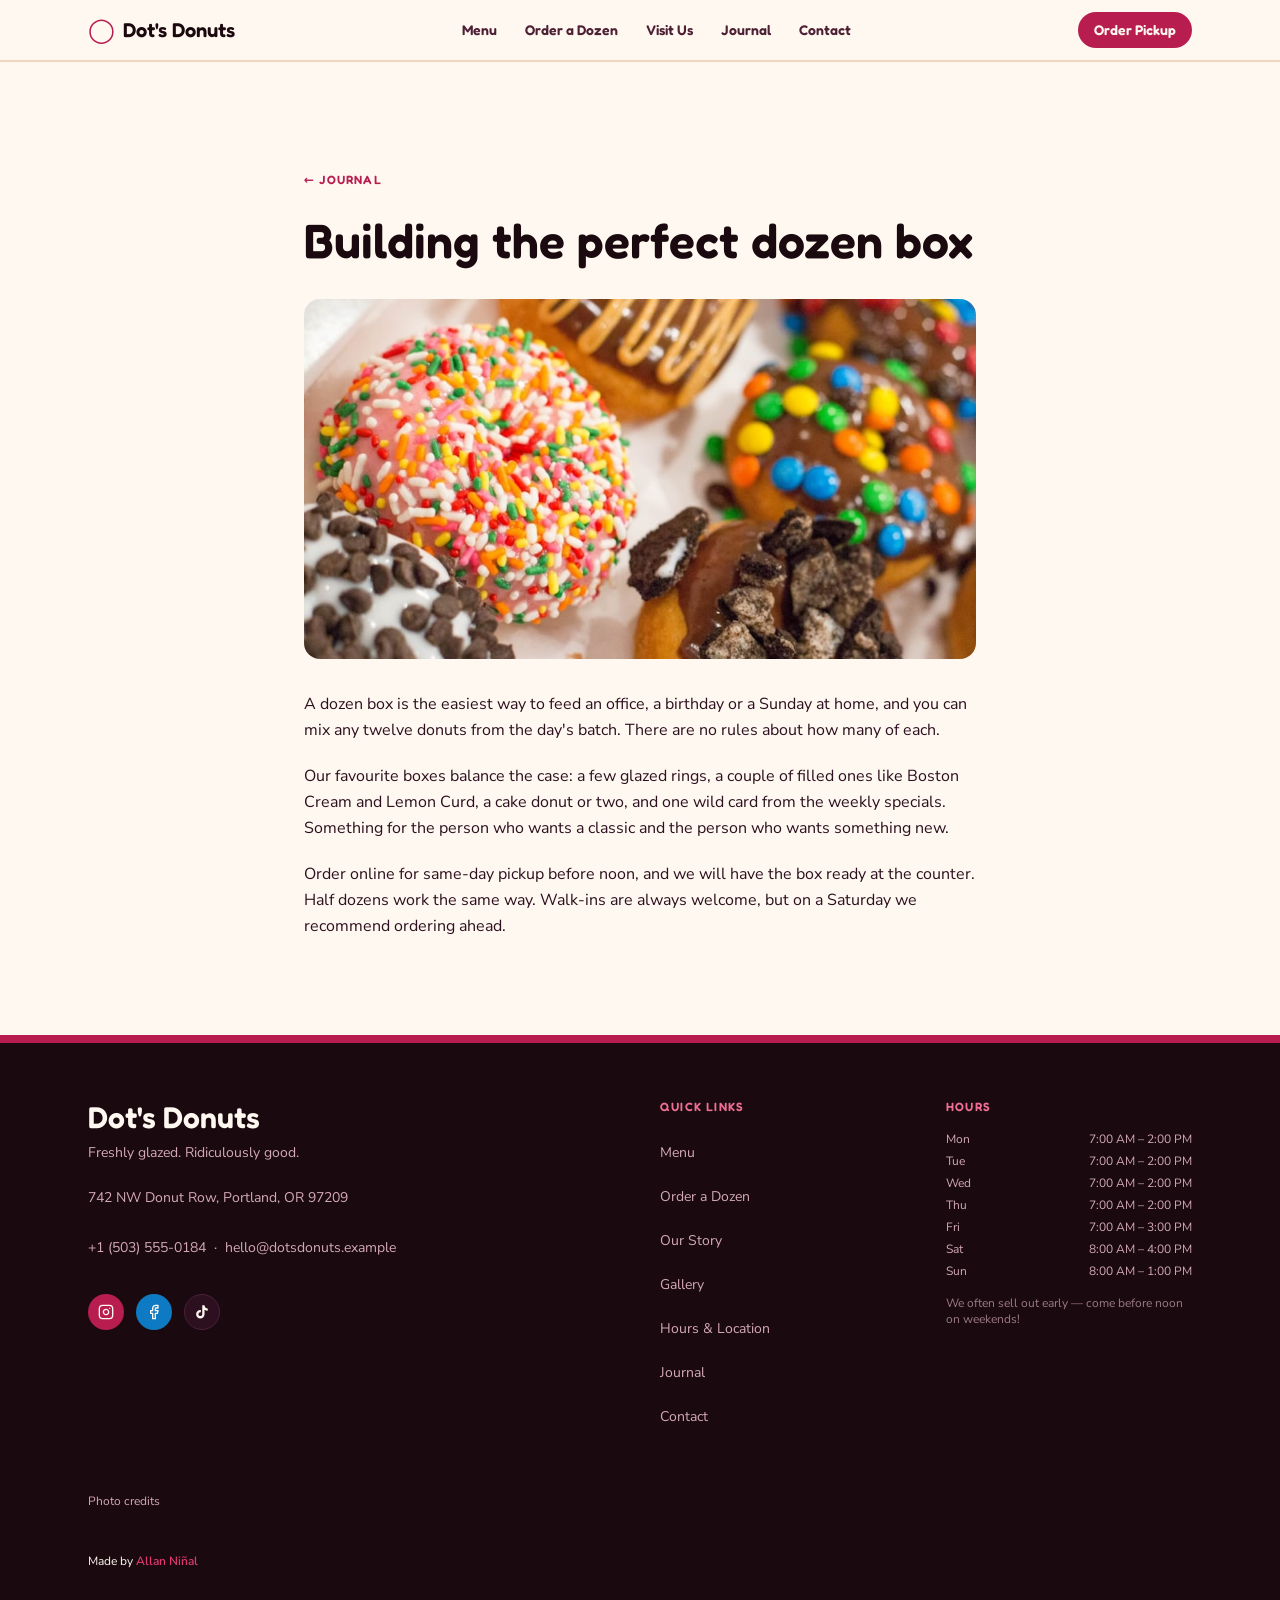
<file: journal/building-the-perfect-dozen-box/index.html>
<!DOCTYPE html><html lang="en" class="scroll-smooth"> <head><meta charset="utf-8"><meta name="viewport" content="width=device-width, initial-scale=1, viewport-fit=cover"><meta name="theme-color" content="#FFF8F0"><title>Building the perfect dozen box — Dot&#39;s Donuts</title><meta name="description" content="Twelve donuts, any mix you like. A few ways we like to fill a box, and when to order."><link rel="canonical" href="https://example.com/journal/building-the-perfect-dozen-box/"><meta name="robots" content="index, follow"><meta name="author" content="Dot's Donuts"><!-- Open Graph --><meta property="og:title" content="Building the perfect dozen box — Dot's Donuts"><meta property="og:description" content="Twelve donuts, any mix you like. A few ways we like to fill a box, and when to order."><meta property="og:url" content="https://example.com/journal/building-the-perfect-dozen-box/"><meta property="og:type" content="restaurant.cafe"><meta property="og:site_name" content="Dot's Donuts"><meta property="og:locale" content="en_US"><meta property="og:image" content="https://example.com/og-image.png"><meta property="og:image:type" content="image/png"><meta property="og:image:width" content="1200"><meta property="og:image:height" content="630"><meta property="og:image:alt" content="Dot's Donuts — Portland's Favourite Donut Shop"><!-- Twitter / X --><meta name="twitter:card" content="summary_large_image"><meta name="twitter:site" content="@example"><meta name="twitter:creator" content="@example"><meta name="twitter:title" content="Building the perfect dozen box — Dot's Donuts"><meta name="twitter:description" content="Twelve donuts, any mix you like. A few ways we like to fill a box, and when to order."><meta name="twitter:image" content="https://example.com/og-image.png"><link rel="icon" href="../../favicon.svg" type="image/svg+xml"><link rel="apple-touch-icon" href="../../favicon.svg"><script type="application/ld+json">{"@context":"https://schema.org","@type":"BreadcrumbList","itemListElement":[{"@type":"ListItem","position":1,"name":"Home","item":"https://example.com/"},{"@type":"ListItem","position":2,"name":"Journal","item":"https://example.com/journal/"},{"@type":"ListItem","position":3,"name":"Building the perfect dozen box","item":"https://example.com/journal/building-the-perfect-dozen-box/"}]}</script><link rel="stylesheet" href="../../assets/index.C0Z41zCP.css"></head> <body class="min-h-screen flex flex-col antialiased"> <a href="#main-content" class="sr-only focus:not-sr-only focus:fixed focus:top-4 focus:left-4 focus:z-[100] btn-primary">
Skip to main content
</a> <header class="sticky top-0 z-50 w-full" style="background-color: var(--color-bg); border-bottom: 2px solid var(--color-border);" data-astro-cid-ctg3m53h> <div class="container-x" data-astro-cid-ctg3m53h> <div class="flex items-center justify-between py-3 gap-4" data-astro-cid-ctg3m53h> <!-- Logo / wordmark --> <a href="../../index.html" class="flex items-center gap-2 flex-shrink-0" aria-label="Dot's Donuts — home" data-astro-cid-ctg3m53h> <span aria-hidden="true" class="text-2xl leading-none" style="font-family: 'Fredoka', sans-serif;" data-astro-cid-ctg3m53h> <span style="color: var(--color-accent);" data-astro-cid-ctg3m53h>&#9711;</span> </span> <span class="text-xl font-semibold leading-none" style="font-family: 'Fredoka', sans-serif; color: var(--color-text);" data-astro-cid-ctg3m53h> Dot&#39;s Donuts </span> </a> <!-- Desktop nav --> <nav aria-label="Main navigation" class="hidden lg:flex items-center gap-1" data-astro-cid-ctg3m53h> <a href="../../menu/index.html" class="px-3 py-2 rounded-full text-sm font-semibold transition-colors hover:bg-[color:var(--color-accent-pale)] hover:text-[color:var(--color-accent-dark)]" style="color: var(--color-text-muted); font-family: 'Fredoka', sans-serif;" data-astro-cid-ctg3m53h> Menu </a><a href="../../index.html#order" class="px-3 py-2 rounded-full text-sm font-semibold transition-colors hover:bg-[color:var(--color-accent-pale)] hover:text-[color:var(--color-accent-dark)]" style="color: var(--color-text-muted); font-family: 'Fredoka', sans-serif;" data-astro-cid-ctg3m53h> Order a Dozen </a><a href="../../index.html#hours" class="px-3 py-2 rounded-full text-sm font-semibold transition-colors hover:bg-[color:var(--color-accent-pale)] hover:text-[color:var(--color-accent-dark)]" style="color: var(--color-text-muted); font-family: 'Fredoka', sans-serif;" data-astro-cid-ctg3m53h> Visit Us </a><a href="../index.html" class="px-3 py-2 rounded-full text-sm font-semibold transition-colors hover:bg-[color:var(--color-accent-pale)] hover:text-[color:var(--color-accent-dark)]" style="color: var(--color-text-muted); font-family: 'Fredoka', sans-serif;" data-astro-cid-ctg3m53h> Journal </a><a href="../../contact/index.html" class="px-3 py-2 rounded-full text-sm font-semibold transition-colors hover:bg-[color:var(--color-accent-pale)] hover:text-[color:var(--color-accent-dark)]" style="color: var(--color-text-muted); font-family: 'Fredoka', sans-serif;" data-astro-cid-ctg3m53h> Contact </a> </nav> <!-- Order CTA (desktop) --> <a href="../../index.html#order" class="btn-primary hidden lg:inline-flex text-sm py-2 px-4" data-astro-cid-ctg3m53h>
Order Pickup
</a> <!-- Phone: menu and order button (no JavaScript) --> <div class="lg:hidden flex items-center gap-2" data-astro-cid-ctg3m53h> <details class="mobile-menu" data-astro-cid-ctg3m53h> <summary aria-label="Menu" data-astro-cid-ctg3m53h>Menu</summary> <nav aria-label="Mobile navigation" data-astro-cid-ctg3m53h> <a href="../../menu/index.html" data-astro-cid-ctg3m53h>Menu</a><a href="../../index.html#order" data-astro-cid-ctg3m53h>Order a Dozen</a><a href="../../index.html#hours" data-astro-cid-ctg3m53h>Visit Us</a><a href="../index.html" data-astro-cid-ctg3m53h>Journal</a><a href="../../contact/index.html" data-astro-cid-ctg3m53h>Contact</a> </nav> </details> <a href="../../index.html#order" class="btn-primary text-sm whitespace-nowrap" style="min-height: 44px; padding: 0.5rem 1rem;" data-astro-cid-ctg3m53h>Order Pickup</a> </div> </div> </div> </header>  <main id="main-content" class="flex-1">  <article class="container-x section-py" aria-labelledby="post-heading"> <div class="max-w-2xl mx-auto"> <p class="label-eyebrow mb-3"><a href="../index.html" style="color: inherit; display: inline-block; min-height: 44px; line-height: 44px;">&larr; Journal</a></p> <h1 id="post-heading" class="font-display font-semibold" style="font-size: clamp(2rem, 5vw, 3rem); line-height: 1.1; color: var(--color-text);">Building the perfect dozen box</h1> <img src="../../images/gallery/dozen.jpg" alt="An open dozen box filled with a colourful mix of glazed, filled, and cake donuts" width="1000" height="1000" decoding="async" class="w-full object-cover mt-8 rounded-2xl" style="max-height: 360px;"> <div class="mt-8 grid gap-5"> <p class="text-base leading-relaxed" style="color: var(--color-text-body);">A dozen box is the easiest way to feed an office, a birthday or a Sunday at home, and you can mix any twelve donuts from the day&#39;s batch. There are no rules about how many of each.</p><p class="text-base leading-relaxed" style="color: var(--color-text-body);">Our favourite boxes balance the case: a few glazed rings, a couple of filled ones like Boston Cream and Lemon Curd, a cake donut or two, and one wild card from the weekly specials. Something for the person who wants a classic and the person who wants something new.</p><p class="text-base leading-relaxed" style="color: var(--color-text-body);">Order online for same-day pickup before noon, and we will have the box ready at the counter. Half dozens work the same way. Walk-ins are always welcome, but on a Saturday we recommend ordering ahead.</p> </div> </div> </article>  </main> <footer style="background-color: var(--color-dark-bg); color: var(--color-dark-text);" data-astro-cid-gcn2mc3v> <!-- Sprinkle divider --> <div aria-hidden="true" class="w-full overflow-hidden" style="background-color: var(--color-accent); height: 8px;" data-astro-cid-gcn2mc3v></div> <div class="container-x py-14" data-astro-cid-gcn2mc3v> <div class="grid grid-cols-1 gap-10 md:grid-cols-3 lg:grid-cols-4" data-astro-cid-gcn2mc3v> <!-- Brand --> <div class="lg:col-span-2" data-astro-cid-gcn2mc3v> <p class="text-3xl font-semibold mb-2" style="font-family: 'Fredoka', sans-serif; color: var(--color-dark-text);" data-astro-cid-gcn2mc3v> Dot&#39;s Donuts </p> <p class="text-sm mb-6" style="color: var(--color-dark-muted);" data-astro-cid-gcn2mc3v>Freshly glazed. Ridiculously good.</p> <p class="text-sm leading-relaxed mb-4" style="color: var(--color-dark-muted);" data-astro-cid-gcn2mc3v> 742 NW Donut Row, Portland, OR 97209 </p> <p class="text-sm" style="color: var(--color-dark-muted);" data-astro-cid-gcn2mc3v> <a href="tel:+1(503)555-0184" class="hover:text-white transition-colors" style="display: inline-flex; align-items: center; min-height: 44px;" data-astro-cid-gcn2mc3v> +1 (503) 555-0184 </a>
&nbsp;&middot;&nbsp;
<a href="mailto:hello@dotsdonuts.example" class="hover:text-white transition-colors" style="display: inline-flex; align-items: center; min-height: 44px;" data-astro-cid-gcn2mc3v> hello@dotsdonuts.example </a> </p> <!-- Social --> <div class="flex gap-3 mt-6" data-astro-cid-gcn2mc3v> <a href="https://instagram.example/dotsdonuts" target="_blank" rel="noopener noreferrer" aria-label="Dot's Donuts on Instagram" class="flex items-center justify-center w-9 h-9 rounded-full transition-colors hover:opacity-80" style="background-color: var(--color-accent); color: #FFF8F0;" data-astro-cid-gcn2mc3v> <svg xmlns="http://www.w3.org/2000/svg" width="16" height="16" viewBox="0 0 24 24" fill="none" stroke="currentColor" stroke-width="2" stroke-linecap="round" stroke-linejoin="round" aria-hidden="true" data-astro-cid-gcn2mc3v> <rect x="2" y="2" width="20" height="20" rx="5" ry="5" data-astro-cid-gcn2mc3v></rect><path d="M16 11.37A4 4 0 1 1 12.63 8 4 4 0 0 1 16 11.37z" data-astro-cid-gcn2mc3v></path><line x1="17.5" y1="6.5" x2="17.51" y2="6.5" data-astro-cid-gcn2mc3v></line> </svg> </a> <a href="https://facebook.example/dotsdonuts" target="_blank" rel="noopener noreferrer" aria-label="Dot's Donuts on Facebook" class="flex items-center justify-center w-9 h-9 rounded-full transition-colors hover:opacity-80" style="background-color: var(--color-sky); color: #FFF8F0;" data-astro-cid-gcn2mc3v> <svg xmlns="http://www.w3.org/2000/svg" width="16" height="16" viewBox="0 0 24 24" fill="none" stroke="currentColor" stroke-width="2" stroke-linecap="round" stroke-linejoin="round" aria-hidden="true" data-astro-cid-gcn2mc3v> <path d="M18 2h-3a5 5 0 0 0-5 5v3H7v4h3v8h4v-8h3l1-4h-4V7a1 1 0 0 1 1-1h3z" data-astro-cid-gcn2mc3v></path> </svg> </a> <a href="https://tiktok.example/@dotsdonuts" target="_blank" rel="noopener noreferrer" aria-label="Dot's Donuts on TikTok" class="flex items-center justify-center w-9 h-9 rounded-full transition-colors hover:opacity-80" style="background-color: var(--color-dark-surface); color: var(--color-dark-text); border: 1px solid var(--color-dark-border);" data-astro-cid-gcn2mc3v> <svg xmlns="http://www.w3.org/2000/svg" width="16" height="16" viewBox="0 0 24 24" fill="currentColor" aria-hidden="true" data-astro-cid-gcn2mc3v> <path d="M19.59 6.69a4.83 4.83 0 0 1-3.77-4.25V2h-3.45v13.67a2.89 2.89 0 0 1-2.88 2.5 2.89 2.89 0 0 1-2.89-2.89 2.89 2.89 0 0 1 2.89-2.89c.28 0 .54.04.79.1V9.01a6.37 6.37 0 0 0-.79-.05 6.34 6.34 0 0 0-6.34 6.34 6.34 6.34 0 0 0 6.34 6.34 6.34 6.34 0 0 0 6.33-6.34V8.69a8.18 8.18 0 0 0 4.79 1.54V6.77a4.84 4.84 0 0 1-1.02-.08z" data-astro-cid-gcn2mc3v></path> </svg> </a> </div> </div> <!-- Quick links --> <div data-astro-cid-gcn2mc3v> <p class="text-xs font-semibold uppercase tracking-widest mb-4" style="color: #F06E95; font-family: 'Fredoka', sans-serif;" data-astro-cid-gcn2mc3v>
Quick Links
</p> <nav aria-label="Footer navigation" data-astro-cid-gcn2mc3v> <ul data-astro-cid-gcn2mc3v> <li data-astro-cid-gcn2mc3v> <a href="../../menu/index.html" class="text-sm transition-colors hover:text-white" style="color: var(--color-dark-muted); min-height: 44px; display: inline-flex; align-items: center;" data-astro-cid-gcn2mc3v> Menu </a> </li><li data-astro-cid-gcn2mc3v> <a href="../../index.html#order" class="text-sm transition-colors hover:text-white" style="color: var(--color-dark-muted); min-height: 44px; display: inline-flex; align-items: center;" data-astro-cid-gcn2mc3v> Order a Dozen </a> </li><li data-astro-cid-gcn2mc3v> <a href="../../index.html#story" class="text-sm transition-colors hover:text-white" style="color: var(--color-dark-muted); min-height: 44px; display: inline-flex; align-items: center;" data-astro-cid-gcn2mc3v> Our Story </a> </li><li data-astro-cid-gcn2mc3v> <a href="../../index.html#gallery" class="text-sm transition-colors hover:text-white" style="color: var(--color-dark-muted); min-height: 44px; display: inline-flex; align-items: center;" data-astro-cid-gcn2mc3v> Gallery </a> </li><li data-astro-cid-gcn2mc3v> <a href="../../index.html#hours" class="text-sm transition-colors hover:text-white" style="color: var(--color-dark-muted); min-height: 44px; display: inline-flex; align-items: center;" data-astro-cid-gcn2mc3v> Hours &amp; Location </a> </li><li data-astro-cid-gcn2mc3v> <a href="../index.html" class="text-sm transition-colors hover:text-white" style="color: var(--color-dark-muted); min-height: 44px; display: inline-flex; align-items: center;" data-astro-cid-gcn2mc3v> Journal </a> </li><li data-astro-cid-gcn2mc3v> <a href="../../contact/index.html" class="text-sm transition-colors hover:text-white" style="color: var(--color-dark-muted); min-height: 44px; display: inline-flex; align-items: center;" data-astro-cid-gcn2mc3v> Contact </a> </li> </ul> </nav> </div> <!-- Hours (abbreviated) --> <div data-astro-cid-gcn2mc3v> <p class="text-xs font-semibold uppercase tracking-widest mb-4" style="color: #F06E95; font-family: 'Fredoka', sans-serif;" data-astro-cid-gcn2mc3v>
Hours
</p> <ul class="space-y-1.5 text-sm" style="color: var(--color-dark-muted);" data-astro-cid-gcn2mc3v> <li class="flex justify-between gap-4" data-astro-cid-gcn2mc3v> <span class="text-xs" data-astro-cid-gcn2mc3v>Mon</span> <span class="text-xs" data-astro-cid-gcn2mc3v>7:00 AM – 2:00 PM</span> </li><li class="flex justify-between gap-4" data-astro-cid-gcn2mc3v> <span class="text-xs" data-astro-cid-gcn2mc3v>Tue</span> <span class="text-xs" data-astro-cid-gcn2mc3v>7:00 AM – 2:00 PM</span> </li><li class="flex justify-between gap-4" data-astro-cid-gcn2mc3v> <span class="text-xs" data-astro-cid-gcn2mc3v>Wed</span> <span class="text-xs" data-astro-cid-gcn2mc3v>7:00 AM – 2:00 PM</span> </li><li class="flex justify-between gap-4" data-astro-cid-gcn2mc3v> <span class="text-xs" data-astro-cid-gcn2mc3v>Thu</span> <span class="text-xs" data-astro-cid-gcn2mc3v>7:00 AM – 2:00 PM</span> </li><li class="flex justify-between gap-4" data-astro-cid-gcn2mc3v> <span class="text-xs" data-astro-cid-gcn2mc3v>Fri</span> <span class="text-xs" data-astro-cid-gcn2mc3v>7:00 AM – 3:00 PM</span> </li><li class="flex justify-between gap-4" data-astro-cid-gcn2mc3v> <span class="text-xs" data-astro-cid-gcn2mc3v>Sat</span> <span class="text-xs" data-astro-cid-gcn2mc3v>8:00 AM – 4:00 PM</span> </li><li class="flex justify-between gap-4" data-astro-cid-gcn2mc3v> <span class="text-xs" data-astro-cid-gcn2mc3v>Sun</span> <span class="text-xs" data-astro-cid-gcn2mc3v>8:00 AM – 1:00 PM</span> </li> </ul> <p class="mt-4 text-xs" style="color: var(--color-dark-muted); opacity: 0.7;" data-astro-cid-gcn2mc3v>
We often sell out early — come before noon on weekends!
</p> </div> </div> <!-- Photo credits. Required while you use the demo photos (Unsplash asks for
         the photographer and a link). Delete this whole <details> block once you
         have replaced the photos with your own. --> <details class="mt-10 text-xs" style="color: var(--color-dark-muted);" data-photo-credits data-astro-cid-gcn2mc3v> <summary style="cursor: pointer; min-height: 44px; display: flex; align-items: center;" data-astro-cid-gcn2mc3v>Photo credits</summary> <p class="mt-2" data-astro-cid-gcn2mc3v>
Demo photographs from <a href="https://unsplash.com/?utm_source=allanninal_dev&utm_medium=referral" style="color: var(--color-dark-text); text-decoration: underline;" data-astro-cid-gcn2mc3v>Unsplash</a>. Replace them, and these credits, with your own before launch.
</p> <ul class="mt-2 space-y-1" data-astro-cid-gcn2mc3v> <li data-astro-cid-gcn2mc3v>Donut shop hero: Photo by <a href="https://unsplash.com/@sharonmccutcheon?utm_source=allanninal_dev&utm_medium=referral" style="color: var(--color-dark-text); text-decoration: underline;" data-astro-cid-gcn2mc3v>Alexander Grey</a> on <a href="https://unsplash.com/photos/s4RaGIo2eYI?utm_source=allanninal_dev&utm_medium=referral" style="color: var(--color-dark-text); text-decoration: underline;" data-astro-cid-gcn2mc3v>Unsplash</a></li><li data-astro-cid-gcn2mc3v>Strawberry Sprinkle batch: Photo by <a href="https://unsplash.com/@joshua_hoehne?utm_source=allanninal_dev&utm_medium=referral" style="color: var(--color-dark-text); text-decoration: underline;" data-astro-cid-gcn2mc3v>Joshua Hoehne</a> on <a href="https://unsplash.com/photos/mX1gzyP8N1k?utm_source=allanninal_dev&utm_medium=referral" style="color: var(--color-dark-text); text-decoration: underline;" data-astro-cid-gcn2mc3v>Unsplash</a></li><li data-astro-cid-gcn2mc3v>Maple Bacon Twist: Photo by <a href="https://unsplash.com/@jenandjoon?utm_source=allanninal_dev&utm_medium=referral" style="color: var(--color-dark-text); text-decoration: underline;" data-astro-cid-gcn2mc3v>Jennifer Burk</a> on <a href="https://unsplash.com/photos/qZDHDkn2koE?utm_source=allanninal_dev&utm_medium=referral" style="color: var(--color-dark-text); text-decoration: underline;" data-astro-cid-gcn2mc3v>Unsplash</a></li><li data-astro-cid-gcn2mc3v>Mixed Dozen: Photo by <a href="https://unsplash.com/@courtneymcook?utm_source=allanninal_dev&utm_medium=referral" style="color: var(--color-dark-text); text-decoration: underline;" data-astro-cid-gcn2mc3v>Courtney Cook</a> on <a href="https://unsplash.com/photos/CIKN2MfSp1Q?utm_source=allanninal_dev&utm_medium=referral" style="color: var(--color-dark-text); text-decoration: underline;" data-astro-cid-gcn2mc3v>Unsplash</a></li><li data-astro-cid-gcn2mc3v>Filling station: Photo by <a href="https://unsplash.com/@tommaomaoer?utm_source=allanninal_dev&utm_medium=referral" style="color: var(--color-dark-text); text-decoration: underline;" data-astro-cid-gcn2mc3v>tommao wang</a> on <a href="https://unsplash.com/photos/a6XeK8KVXto?utm_source=allanninal_dev&utm_medium=referral" style="color: var(--color-dark-text); text-decoration: underline;" data-astro-cid-gcn2mc3v>Unsplash</a></li><li data-astro-cid-gcn2mc3v>Matcha Coconut: Photo by <a href="https://unsplash.com/@yukprince?utm_source=allanninal_dev&utm_medium=referral" style="color: var(--color-dark-text); text-decoration: underline;" data-astro-cid-gcn2mc3v>yuk</a> on <a href="https://unsplash.com/photos/YkISwXx57X0?utm_source=allanninal_dev&utm_medium=referral" style="color: var(--color-dark-text); text-decoration: underline;" data-astro-cid-gcn2mc3v>Unsplash</a></li><li data-astro-cid-gcn2mc3v>Donuts and a cup of tea: Photo by <a href="https://unsplash.com/@svetlanadesi?utm_source=allanninal_dev&utm_medium=referral" style="color: var(--color-dark-text); text-decoration: underline;" data-astro-cid-gcn2mc3v>Svetlana Sidorenko</a> on <a href="https://unsplash.com/photos/person-holding-black-donuts-sd4E0SLVgmw?utm_source=allanninal_dev&utm_medium=referral" style="color: var(--color-dark-text); text-decoration: underline;" data-astro-cid-gcn2mc3v>Unsplash</a></li> </ul> </details>  <p class="maker-credit" data-maker-credit="1" data-astro-cid-gcn2mc3v>Made by <a style="display: inline-flex; align-items: center; min-height: 44px;" href="https://www.linkedin.com/in/allanninal/" data-maker-credit="1" target="_blank" rel="noopener noreferrer" data-astro-cid-gcn2mc3v>Allan Ni&ntilde;al</a></p> </div> </footer>   </body></html>
</file>
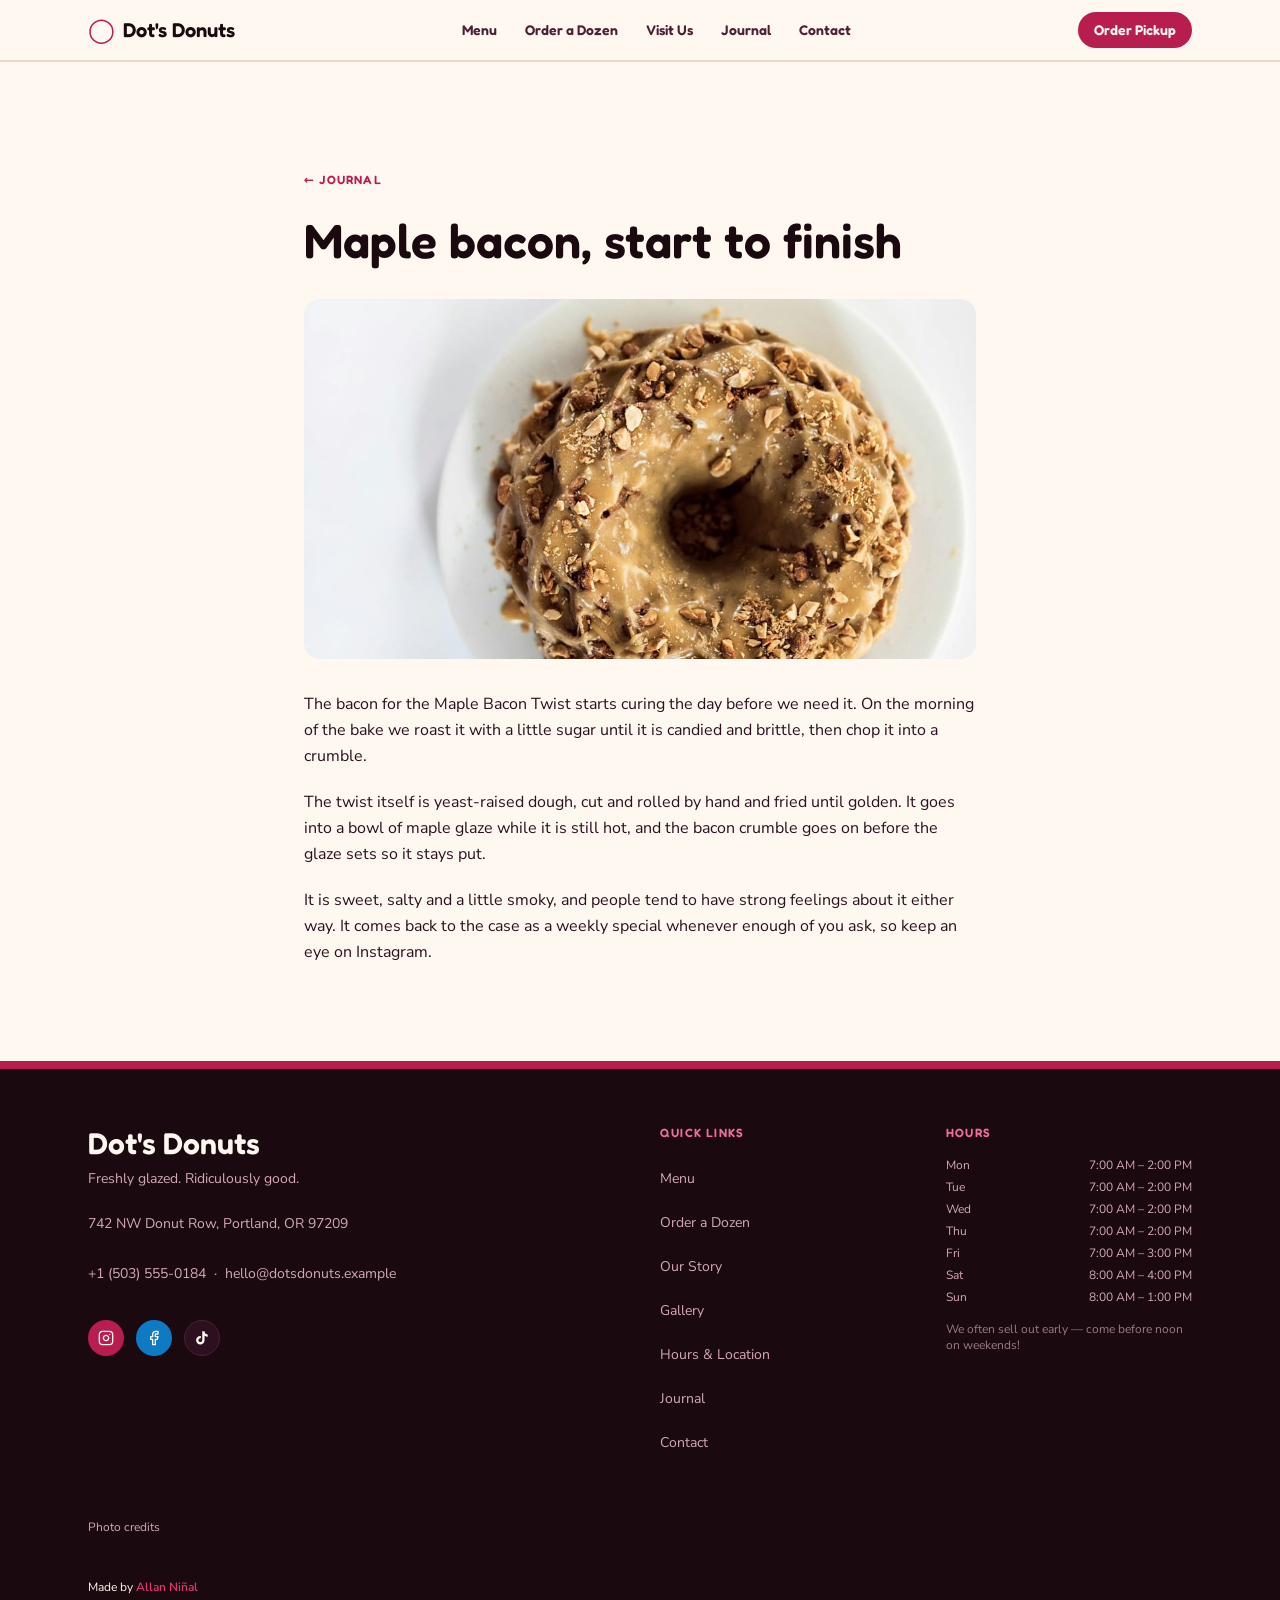
<file: journal/maple-bacon-start-to-finish/index.html>
<!DOCTYPE html><html lang="en" class="scroll-smooth"> <head><meta charset="utf-8"><meta name="viewport" content="width=device-width, initial-scale=1, viewport-fit=cover"><meta name="theme-color" content="#FFF8F0"><title>Maple bacon, start to finish — Dot&#39;s Donuts</title><meta name="description" content="The Maple Bacon Twist takes two days of work for one bite. A look behind the counter."><link rel="canonical" href="https://example.com/journal/maple-bacon-start-to-finish/"><meta name="robots" content="index, follow"><meta name="author" content="Dot's Donuts"><!-- Open Graph --><meta property="og:title" content="Maple bacon, start to finish — Dot's Donuts"><meta property="og:description" content="The Maple Bacon Twist takes two days of work for one bite. A look behind the counter."><meta property="og:url" content="https://example.com/journal/maple-bacon-start-to-finish/"><meta property="og:type" content="restaurant.cafe"><meta property="og:site_name" content="Dot's Donuts"><meta property="og:locale" content="en_US"><meta property="og:image" content="https://example.com/og-image.png"><meta property="og:image:type" content="image/png"><meta property="og:image:width" content="1200"><meta property="og:image:height" content="630"><meta property="og:image:alt" content="Dot's Donuts — Portland's Favourite Donut Shop"><!-- Twitter / X --><meta name="twitter:card" content="summary_large_image"><meta name="twitter:site" content="@example"><meta name="twitter:creator" content="@example"><meta name="twitter:title" content="Maple bacon, start to finish — Dot's Donuts"><meta name="twitter:description" content="The Maple Bacon Twist takes two days of work for one bite. A look behind the counter."><meta name="twitter:image" content="https://example.com/og-image.png"><link rel="icon" href="../../favicon.svg" type="image/svg+xml"><link rel="apple-touch-icon" href="../../favicon.svg"><script type="application/ld+json">{"@context":"https://schema.org","@type":"BreadcrumbList","itemListElement":[{"@type":"ListItem","position":1,"name":"Home","item":"https://example.com/"},{"@type":"ListItem","position":2,"name":"Journal","item":"https://example.com/journal/"},{"@type":"ListItem","position":3,"name":"Maple bacon, start to finish","item":"https://example.com/journal/maple-bacon-start-to-finish/"}]}</script><link rel="stylesheet" href="../../assets/index.C0Z41zCP.css"></head> <body class="min-h-screen flex flex-col antialiased"> <a href="#main-content" class="sr-only focus:not-sr-only focus:fixed focus:top-4 focus:left-4 focus:z-[100] btn-primary">
Skip to main content
</a> <header class="sticky top-0 z-50 w-full" style="background-color: var(--color-bg); border-bottom: 2px solid var(--color-border);" data-astro-cid-ctg3m53h> <div class="container-x" data-astro-cid-ctg3m53h> <div class="flex items-center justify-between py-3 gap-4" data-astro-cid-ctg3m53h> <!-- Logo / wordmark --> <a href="../../index.html" class="flex items-center gap-2 flex-shrink-0" aria-label="Dot's Donuts — home" data-astro-cid-ctg3m53h> <span aria-hidden="true" class="text-2xl leading-none" style="font-family: 'Fredoka', sans-serif;" data-astro-cid-ctg3m53h> <span style="color: var(--color-accent);" data-astro-cid-ctg3m53h>&#9711;</span> </span> <span class="text-xl font-semibold leading-none" style="font-family: 'Fredoka', sans-serif; color: var(--color-text);" data-astro-cid-ctg3m53h> Dot&#39;s Donuts </span> </a> <!-- Desktop nav --> <nav aria-label="Main navigation" class="hidden lg:flex items-center gap-1" data-astro-cid-ctg3m53h> <a href="../../menu/index.html" class="px-3 py-2 rounded-full text-sm font-semibold transition-colors hover:bg-[color:var(--color-accent-pale)] hover:text-[color:var(--color-accent-dark)]" style="color: var(--color-text-muted); font-family: 'Fredoka', sans-serif;" data-astro-cid-ctg3m53h> Menu </a><a href="../../index.html#order" class="px-3 py-2 rounded-full text-sm font-semibold transition-colors hover:bg-[color:var(--color-accent-pale)] hover:text-[color:var(--color-accent-dark)]" style="color: var(--color-text-muted); font-family: 'Fredoka', sans-serif;" data-astro-cid-ctg3m53h> Order a Dozen </a><a href="../../index.html#hours" class="px-3 py-2 rounded-full text-sm font-semibold transition-colors hover:bg-[color:var(--color-accent-pale)] hover:text-[color:var(--color-accent-dark)]" style="color: var(--color-text-muted); font-family: 'Fredoka', sans-serif;" data-astro-cid-ctg3m53h> Visit Us </a><a href="../index.html" class="px-3 py-2 rounded-full text-sm font-semibold transition-colors hover:bg-[color:var(--color-accent-pale)] hover:text-[color:var(--color-accent-dark)]" style="color: var(--color-text-muted); font-family: 'Fredoka', sans-serif;" data-astro-cid-ctg3m53h> Journal </a><a href="../../contact/index.html" class="px-3 py-2 rounded-full text-sm font-semibold transition-colors hover:bg-[color:var(--color-accent-pale)] hover:text-[color:var(--color-accent-dark)]" style="color: var(--color-text-muted); font-family: 'Fredoka', sans-serif;" data-astro-cid-ctg3m53h> Contact </a> </nav> <!-- Order CTA (desktop) --> <a href="../../index.html#order" class="btn-primary hidden lg:inline-flex text-sm py-2 px-4" data-astro-cid-ctg3m53h>
Order Pickup
</a> <!-- Phone: menu and order button (no JavaScript) --> <div class="lg:hidden flex items-center gap-2" data-astro-cid-ctg3m53h> <details class="mobile-menu" data-astro-cid-ctg3m53h> <summary aria-label="Menu" data-astro-cid-ctg3m53h>Menu</summary> <nav aria-label="Mobile navigation" data-astro-cid-ctg3m53h> <a href="../../menu/index.html" data-astro-cid-ctg3m53h>Menu</a><a href="../../index.html#order" data-astro-cid-ctg3m53h>Order a Dozen</a><a href="../../index.html#hours" data-astro-cid-ctg3m53h>Visit Us</a><a href="../index.html" data-astro-cid-ctg3m53h>Journal</a><a href="../../contact/index.html" data-astro-cid-ctg3m53h>Contact</a> </nav> </details> <a href="../../index.html#order" class="btn-primary text-sm whitespace-nowrap" style="min-height: 44px; padding: 0.5rem 1rem;" data-astro-cid-ctg3m53h>Order Pickup</a> </div> </div> </div> </header>  <main id="main-content" class="flex-1">  <article class="container-x section-py" aria-labelledby="post-heading"> <div class="max-w-2xl mx-auto"> <p class="label-eyebrow mb-3"><a href="../index.html" style="color: inherit; display: inline-block; min-height: 44px; line-height: 44px;">&larr; Journal</a></p> <h1 id="post-heading" class="font-display font-semibold" style="font-size: clamp(2rem, 5vw, 3rem); line-height: 1.1; color: var(--color-text);">Maple bacon, start to finish</h1> <img src="../../images/gallery/maple-bacon.jpg" alt="A maple bacon twist donut on kraft paper with candied bacon crumble scattered around it" width="1000" height="1000" decoding="async" class="w-full object-cover mt-8 rounded-2xl" style="max-height: 360px;"> <div class="mt-8 grid gap-5"> <p class="text-base leading-relaxed" style="color: var(--color-text-body);">The bacon for the Maple Bacon Twist starts curing the day before we need it. On the morning of the bake we roast it with a little sugar until it is candied and brittle, then chop it into a crumble.</p><p class="text-base leading-relaxed" style="color: var(--color-text-body);">The twist itself is yeast-raised dough, cut and rolled by hand and fried until golden. It goes into a bowl of maple glaze while it is still hot, and the bacon crumble goes on before the glaze sets so it stays put.</p><p class="text-base leading-relaxed" style="color: var(--color-text-body);">It is sweet, salty and a little smoky, and people tend to have strong feelings about it either way. It comes back to the case as a weekly special whenever enough of you ask, so keep an eye on Instagram.</p> </div> </div> </article>  </main> <footer style="background-color: var(--color-dark-bg); color: var(--color-dark-text);" data-astro-cid-gcn2mc3v> <!-- Sprinkle divider --> <div aria-hidden="true" class="w-full overflow-hidden" style="background-color: var(--color-accent); height: 8px;" data-astro-cid-gcn2mc3v></div> <div class="container-x py-14" data-astro-cid-gcn2mc3v> <div class="grid grid-cols-1 gap-10 md:grid-cols-3 lg:grid-cols-4" data-astro-cid-gcn2mc3v> <!-- Brand --> <div class="lg:col-span-2" data-astro-cid-gcn2mc3v> <p class="text-3xl font-semibold mb-2" style="font-family: 'Fredoka', sans-serif; color: var(--color-dark-text);" data-astro-cid-gcn2mc3v> Dot&#39;s Donuts </p> <p class="text-sm mb-6" style="color: var(--color-dark-muted);" data-astro-cid-gcn2mc3v>Freshly glazed. Ridiculously good.</p> <p class="text-sm leading-relaxed mb-4" style="color: var(--color-dark-muted);" data-astro-cid-gcn2mc3v> 742 NW Donut Row, Portland, OR 97209 </p> <p class="text-sm" style="color: var(--color-dark-muted);" data-astro-cid-gcn2mc3v> <a href="tel:+1(503)555-0184" class="hover:text-white transition-colors" style="display: inline-flex; align-items: center; min-height: 44px;" data-astro-cid-gcn2mc3v> +1 (503) 555-0184 </a>
&nbsp;&middot;&nbsp;
<a href="mailto:hello@dotsdonuts.example" class="hover:text-white transition-colors" style="display: inline-flex; align-items: center; min-height: 44px;" data-astro-cid-gcn2mc3v> hello@dotsdonuts.example </a> </p> <!-- Social --> <div class="flex gap-3 mt-6" data-astro-cid-gcn2mc3v> <a href="https://instagram.example/dotsdonuts" target="_blank" rel="noopener noreferrer" aria-label="Dot's Donuts on Instagram" class="flex items-center justify-center w-9 h-9 rounded-full transition-colors hover:opacity-80" style="background-color: var(--color-accent); color: #FFF8F0;" data-astro-cid-gcn2mc3v> <svg xmlns="http://www.w3.org/2000/svg" width="16" height="16" viewBox="0 0 24 24" fill="none" stroke="currentColor" stroke-width="2" stroke-linecap="round" stroke-linejoin="round" aria-hidden="true" data-astro-cid-gcn2mc3v> <rect x="2" y="2" width="20" height="20" rx="5" ry="5" data-astro-cid-gcn2mc3v></rect><path d="M16 11.37A4 4 0 1 1 12.63 8 4 4 0 0 1 16 11.37z" data-astro-cid-gcn2mc3v></path><line x1="17.5" y1="6.5" x2="17.51" y2="6.5" data-astro-cid-gcn2mc3v></line> </svg> </a> <a href="https://facebook.example/dotsdonuts" target="_blank" rel="noopener noreferrer" aria-label="Dot's Donuts on Facebook" class="flex items-center justify-center w-9 h-9 rounded-full transition-colors hover:opacity-80" style="background-color: var(--color-sky); color: #FFF8F0;" data-astro-cid-gcn2mc3v> <svg xmlns="http://www.w3.org/2000/svg" width="16" height="16" viewBox="0 0 24 24" fill="none" stroke="currentColor" stroke-width="2" stroke-linecap="round" stroke-linejoin="round" aria-hidden="true" data-astro-cid-gcn2mc3v> <path d="M18 2h-3a5 5 0 0 0-5 5v3H7v4h3v8h4v-8h3l1-4h-4V7a1 1 0 0 1 1-1h3z" data-astro-cid-gcn2mc3v></path> </svg> </a> <a href="https://tiktok.example/@dotsdonuts" target="_blank" rel="noopener noreferrer" aria-label="Dot's Donuts on TikTok" class="flex items-center justify-center w-9 h-9 rounded-full transition-colors hover:opacity-80" style="background-color: var(--color-dark-surface); color: var(--color-dark-text); border: 1px solid var(--color-dark-border);" data-astro-cid-gcn2mc3v> <svg xmlns="http://www.w3.org/2000/svg" width="16" height="16" viewBox="0 0 24 24" fill="currentColor" aria-hidden="true" data-astro-cid-gcn2mc3v> <path d="M19.59 6.69a4.83 4.83 0 0 1-3.77-4.25V2h-3.45v13.67a2.89 2.89 0 0 1-2.88 2.5 2.89 2.89 0 0 1-2.89-2.89 2.89 2.89 0 0 1 2.89-2.89c.28 0 .54.04.79.1V9.01a6.37 6.37 0 0 0-.79-.05 6.34 6.34 0 0 0-6.34 6.34 6.34 6.34 0 0 0 6.34 6.34 6.34 6.34 0 0 0 6.33-6.34V8.69a8.18 8.18 0 0 0 4.79 1.54V6.77a4.84 4.84 0 0 1-1.02-.08z" data-astro-cid-gcn2mc3v></path> </svg> </a> </div> </div> <!-- Quick links --> <div data-astro-cid-gcn2mc3v> <p class="text-xs font-semibold uppercase tracking-widest mb-4" style="color: #F06E95; font-family: 'Fredoka', sans-serif;" data-astro-cid-gcn2mc3v>
Quick Links
</p> <nav aria-label="Footer navigation" data-astro-cid-gcn2mc3v> <ul data-astro-cid-gcn2mc3v> <li data-astro-cid-gcn2mc3v> <a href="../../menu/index.html" class="text-sm transition-colors hover:text-white" style="color: var(--color-dark-muted); min-height: 44px; display: inline-flex; align-items: center;" data-astro-cid-gcn2mc3v> Menu </a> </li><li data-astro-cid-gcn2mc3v> <a href="../../index.html#order" class="text-sm transition-colors hover:text-white" style="color: var(--color-dark-muted); min-height: 44px; display: inline-flex; align-items: center;" data-astro-cid-gcn2mc3v> Order a Dozen </a> </li><li data-astro-cid-gcn2mc3v> <a href="../../index.html#story" class="text-sm transition-colors hover:text-white" style="color: var(--color-dark-muted); min-height: 44px; display: inline-flex; align-items: center;" data-astro-cid-gcn2mc3v> Our Story </a> </li><li data-astro-cid-gcn2mc3v> <a href="../../index.html#gallery" class="text-sm transition-colors hover:text-white" style="color: var(--color-dark-muted); min-height: 44px; display: inline-flex; align-items: center;" data-astro-cid-gcn2mc3v> Gallery </a> </li><li data-astro-cid-gcn2mc3v> <a href="../../index.html#hours" class="text-sm transition-colors hover:text-white" style="color: var(--color-dark-muted); min-height: 44px; display: inline-flex; align-items: center;" data-astro-cid-gcn2mc3v> Hours &amp; Location </a> </li><li data-astro-cid-gcn2mc3v> <a href="../index.html" class="text-sm transition-colors hover:text-white" style="color: var(--color-dark-muted); min-height: 44px; display: inline-flex; align-items: center;" data-astro-cid-gcn2mc3v> Journal </a> </li><li data-astro-cid-gcn2mc3v> <a href="../../contact/index.html" class="text-sm transition-colors hover:text-white" style="color: var(--color-dark-muted); min-height: 44px; display: inline-flex; align-items: center;" data-astro-cid-gcn2mc3v> Contact </a> </li> </ul> </nav> </div> <!-- Hours (abbreviated) --> <div data-astro-cid-gcn2mc3v> <p class="text-xs font-semibold uppercase tracking-widest mb-4" style="color: #F06E95; font-family: 'Fredoka', sans-serif;" data-astro-cid-gcn2mc3v>
Hours
</p> <ul class="space-y-1.5 text-sm" style="color: var(--color-dark-muted);" data-astro-cid-gcn2mc3v> <li class="flex justify-between gap-4" data-astro-cid-gcn2mc3v> <span class="text-xs" data-astro-cid-gcn2mc3v>Mon</span> <span class="text-xs" data-astro-cid-gcn2mc3v>7:00 AM – 2:00 PM</span> </li><li class="flex justify-between gap-4" data-astro-cid-gcn2mc3v> <span class="text-xs" data-astro-cid-gcn2mc3v>Tue</span> <span class="text-xs" data-astro-cid-gcn2mc3v>7:00 AM – 2:00 PM</span> </li><li class="flex justify-between gap-4" data-astro-cid-gcn2mc3v> <span class="text-xs" data-astro-cid-gcn2mc3v>Wed</span> <span class="text-xs" data-astro-cid-gcn2mc3v>7:00 AM – 2:00 PM</span> </li><li class="flex justify-between gap-4" data-astro-cid-gcn2mc3v> <span class="text-xs" data-astro-cid-gcn2mc3v>Thu</span> <span class="text-xs" data-astro-cid-gcn2mc3v>7:00 AM – 2:00 PM</span> </li><li class="flex justify-between gap-4" data-astro-cid-gcn2mc3v> <span class="text-xs" data-astro-cid-gcn2mc3v>Fri</span> <span class="text-xs" data-astro-cid-gcn2mc3v>7:00 AM – 3:00 PM</span> </li><li class="flex justify-between gap-4" data-astro-cid-gcn2mc3v> <span class="text-xs" data-astro-cid-gcn2mc3v>Sat</span> <span class="text-xs" data-astro-cid-gcn2mc3v>8:00 AM – 4:00 PM</span> </li><li class="flex justify-between gap-4" data-astro-cid-gcn2mc3v> <span class="text-xs" data-astro-cid-gcn2mc3v>Sun</span> <span class="text-xs" data-astro-cid-gcn2mc3v>8:00 AM – 1:00 PM</span> </li> </ul> <p class="mt-4 text-xs" style="color: var(--color-dark-muted); opacity: 0.7;" data-astro-cid-gcn2mc3v>
We often sell out early — come before noon on weekends!
</p> </div> </div> <!-- Photo credits. Required while you use the demo photos (Unsplash asks for
         the photographer and a link). Delete this whole <details> block once you
         have replaced the photos with your own. --> <details class="mt-10 text-xs" style="color: var(--color-dark-muted);" data-photo-credits data-astro-cid-gcn2mc3v> <summary style="cursor: pointer; min-height: 44px; display: flex; align-items: center;" data-astro-cid-gcn2mc3v>Photo credits</summary> <p class="mt-2" data-astro-cid-gcn2mc3v>
Demo photographs from <a href="https://unsplash.com/?utm_source=allanninal_dev&utm_medium=referral" style="color: var(--color-dark-text); text-decoration: underline;" data-astro-cid-gcn2mc3v>Unsplash</a>. Replace them, and these credits, with your own before launch.
</p> <ul class="mt-2 space-y-1" data-astro-cid-gcn2mc3v> <li data-astro-cid-gcn2mc3v>Donut shop hero: Photo by <a href="https://unsplash.com/@sharonmccutcheon?utm_source=allanninal_dev&utm_medium=referral" style="color: var(--color-dark-text); text-decoration: underline;" data-astro-cid-gcn2mc3v>Alexander Grey</a> on <a href="https://unsplash.com/photos/s4RaGIo2eYI?utm_source=allanninal_dev&utm_medium=referral" style="color: var(--color-dark-text); text-decoration: underline;" data-astro-cid-gcn2mc3v>Unsplash</a></li><li data-astro-cid-gcn2mc3v>Strawberry Sprinkle batch: Photo by <a href="https://unsplash.com/@joshua_hoehne?utm_source=allanninal_dev&utm_medium=referral" style="color: var(--color-dark-text); text-decoration: underline;" data-astro-cid-gcn2mc3v>Joshua Hoehne</a> on <a href="https://unsplash.com/photos/mX1gzyP8N1k?utm_source=allanninal_dev&utm_medium=referral" style="color: var(--color-dark-text); text-decoration: underline;" data-astro-cid-gcn2mc3v>Unsplash</a></li><li data-astro-cid-gcn2mc3v>Maple Bacon Twist: Photo by <a href="https://unsplash.com/@jenandjoon?utm_source=allanninal_dev&utm_medium=referral" style="color: var(--color-dark-text); text-decoration: underline;" data-astro-cid-gcn2mc3v>Jennifer Burk</a> on <a href="https://unsplash.com/photos/qZDHDkn2koE?utm_source=allanninal_dev&utm_medium=referral" style="color: var(--color-dark-text); text-decoration: underline;" data-astro-cid-gcn2mc3v>Unsplash</a></li><li data-astro-cid-gcn2mc3v>Mixed Dozen: Photo by <a href="https://unsplash.com/@courtneymcook?utm_source=allanninal_dev&utm_medium=referral" style="color: var(--color-dark-text); text-decoration: underline;" data-astro-cid-gcn2mc3v>Courtney Cook</a> on <a href="https://unsplash.com/photos/CIKN2MfSp1Q?utm_source=allanninal_dev&utm_medium=referral" style="color: var(--color-dark-text); text-decoration: underline;" data-astro-cid-gcn2mc3v>Unsplash</a></li><li data-astro-cid-gcn2mc3v>Filling station: Photo by <a href="https://unsplash.com/@tommaomaoer?utm_source=allanninal_dev&utm_medium=referral" style="color: var(--color-dark-text); text-decoration: underline;" data-astro-cid-gcn2mc3v>tommao wang</a> on <a href="https://unsplash.com/photos/a6XeK8KVXto?utm_source=allanninal_dev&utm_medium=referral" style="color: var(--color-dark-text); text-decoration: underline;" data-astro-cid-gcn2mc3v>Unsplash</a></li><li data-astro-cid-gcn2mc3v>Matcha Coconut: Photo by <a href="https://unsplash.com/@yukprince?utm_source=allanninal_dev&utm_medium=referral" style="color: var(--color-dark-text); text-decoration: underline;" data-astro-cid-gcn2mc3v>yuk</a> on <a href="https://unsplash.com/photos/YkISwXx57X0?utm_source=allanninal_dev&utm_medium=referral" style="color: var(--color-dark-text); text-decoration: underline;" data-astro-cid-gcn2mc3v>Unsplash</a></li><li data-astro-cid-gcn2mc3v>Donuts and a cup of tea: Photo by <a href="https://unsplash.com/@svetlanadesi?utm_source=allanninal_dev&utm_medium=referral" style="color: var(--color-dark-text); text-decoration: underline;" data-astro-cid-gcn2mc3v>Svetlana Sidorenko</a> on <a href="https://unsplash.com/photos/person-holding-black-donuts-sd4E0SLVgmw?utm_source=allanninal_dev&utm_medium=referral" style="color: var(--color-dark-text); text-decoration: underline;" data-astro-cid-gcn2mc3v>Unsplash</a></li> </ul> </details>  <p class="maker-credit" data-maker-credit="1" data-astro-cid-gcn2mc3v>Made by <a style="display: inline-flex; align-items: center; min-height: 44px;" href="https://www.linkedin.com/in/allanninal/" data-maker-credit="1" target="_blank" rel="noopener noreferrer" data-astro-cid-gcn2mc3v>Allan Ni&ntilde;al</a></p> </div> </footer>   </body></html>
</file>
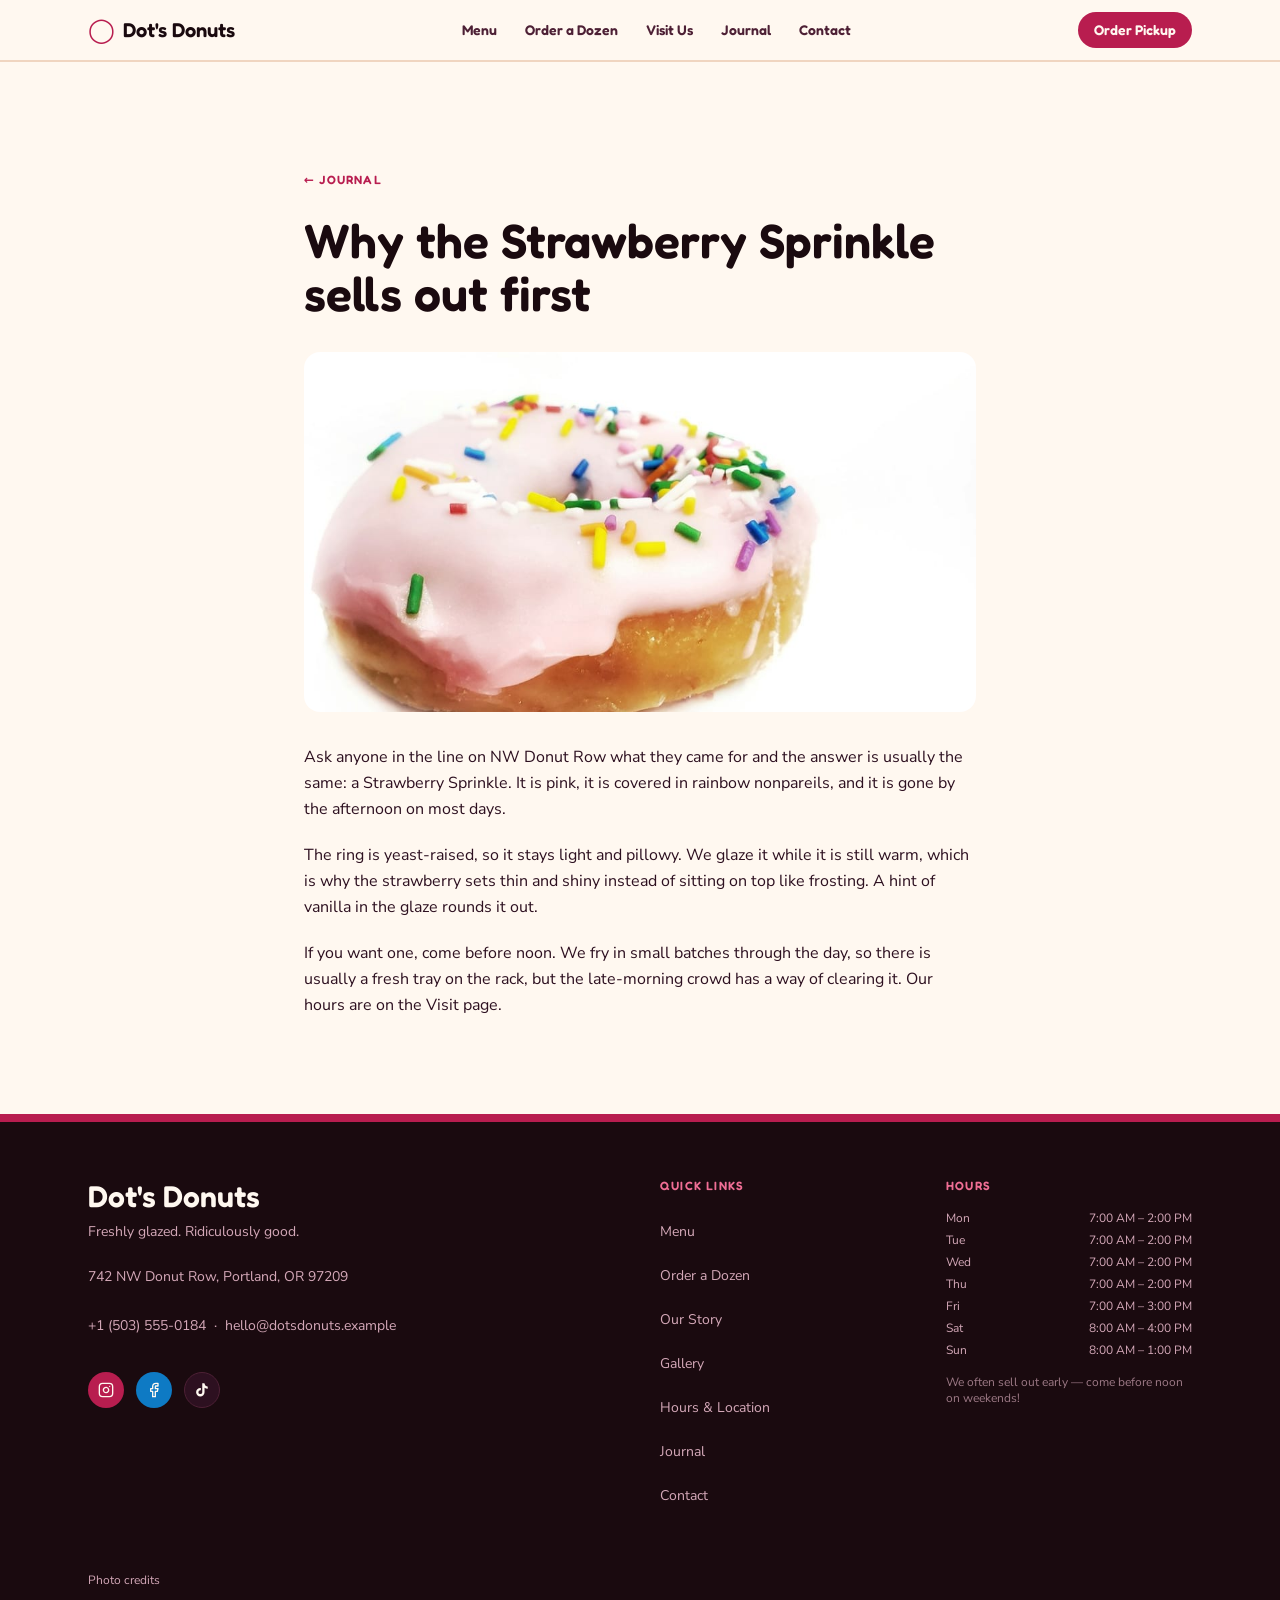
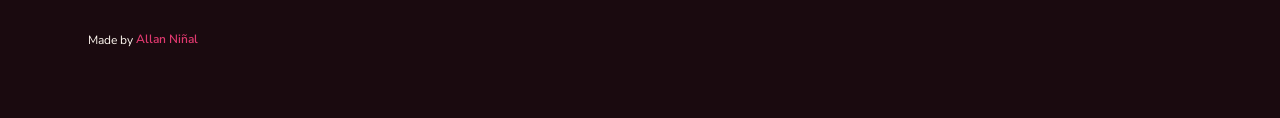
<file: journal/strawberry-sprinkle-sells-out-first/index.html>
<!DOCTYPE html><html lang="en" class="scroll-smooth"> <head><meta charset="utf-8"><meta name="viewport" content="width=device-width, initial-scale=1, viewport-fit=cover"><meta name="theme-color" content="#FFF8F0"><title>Why the Strawberry Sprinkle sells out first — Dot&#39;s Donuts</title><meta name="description" content="It has been our number one seller since the first Saturday. Here is what goes into every tray."><link rel="canonical" href="https://example.com/journal/strawberry-sprinkle-sells-out-first/"><meta name="robots" content="index, follow"><meta name="author" content="Dot's Donuts"><!-- Open Graph --><meta property="og:title" content="Why the Strawberry Sprinkle sells out first — Dot's Donuts"><meta property="og:description" content="It has been our number one seller since the first Saturday. Here is what goes into every tray."><meta property="og:url" content="https://example.com/journal/strawberry-sprinkle-sells-out-first/"><meta property="og:type" content="restaurant.cafe"><meta property="og:site_name" content="Dot's Donuts"><meta property="og:locale" content="en_US"><meta property="og:image" content="https://example.com/og-image.png"><meta property="og:image:type" content="image/png"><meta property="og:image:width" content="1200"><meta property="og:image:height" content="630"><meta property="og:image:alt" content="Dot's Donuts — Portland's Favourite Donut Shop"><!-- Twitter / X --><meta name="twitter:card" content="summary_large_image"><meta name="twitter:site" content="@example"><meta name="twitter:creator" content="@example"><meta name="twitter:title" content="Why the Strawberry Sprinkle sells out first — Dot's Donuts"><meta name="twitter:description" content="It has been our number one seller since the first Saturday. Here is what goes into every tray."><meta name="twitter:image" content="https://example.com/og-image.png"><link rel="icon" href="../../favicon.svg" type="image/svg+xml"><link rel="apple-touch-icon" href="../../favicon.svg"><script type="application/ld+json">{"@context":"https://schema.org","@type":"BreadcrumbList","itemListElement":[{"@type":"ListItem","position":1,"name":"Home","item":"https://example.com/"},{"@type":"ListItem","position":2,"name":"Journal","item":"https://example.com/journal/"},{"@type":"ListItem","position":3,"name":"Why the Strawberry Sprinkle sells out first","item":"https://example.com/journal/strawberry-sprinkle-sells-out-first/"}]}</script><link rel="stylesheet" href="../../assets/index.C0Z41zCP.css"></head> <body class="min-h-screen flex flex-col antialiased"> <a href="#main-content" class="sr-only focus:not-sr-only focus:fixed focus:top-4 focus:left-4 focus:z-[100] btn-primary">
Skip to main content
</a> <header class="sticky top-0 z-50 w-full" style="background-color: var(--color-bg); border-bottom: 2px solid var(--color-border);" data-astro-cid-ctg3m53h> <div class="container-x" data-astro-cid-ctg3m53h> <div class="flex items-center justify-between py-3 gap-4" data-astro-cid-ctg3m53h> <!-- Logo / wordmark --> <a href="../../index.html" class="flex items-center gap-2 flex-shrink-0" aria-label="Dot's Donuts — home" data-astro-cid-ctg3m53h> <span aria-hidden="true" class="text-2xl leading-none" style="font-family: 'Fredoka', sans-serif;" data-astro-cid-ctg3m53h> <span style="color: var(--color-accent);" data-astro-cid-ctg3m53h>&#9711;</span> </span> <span class="text-xl font-semibold leading-none" style="font-family: 'Fredoka', sans-serif; color: var(--color-text);" data-astro-cid-ctg3m53h> Dot&#39;s Donuts </span> </a> <!-- Desktop nav --> <nav aria-label="Main navigation" class="hidden lg:flex items-center gap-1" data-astro-cid-ctg3m53h> <a href="../../menu/index.html" class="px-3 py-2 rounded-full text-sm font-semibold transition-colors hover:bg-[color:var(--color-accent-pale)] hover:text-[color:var(--color-accent-dark)]" style="color: var(--color-text-muted); font-family: 'Fredoka', sans-serif;" data-astro-cid-ctg3m53h> Menu </a><a href="../../index.html#order" class="px-3 py-2 rounded-full text-sm font-semibold transition-colors hover:bg-[color:var(--color-accent-pale)] hover:text-[color:var(--color-accent-dark)]" style="color: var(--color-text-muted); font-family: 'Fredoka', sans-serif;" data-astro-cid-ctg3m53h> Order a Dozen </a><a href="../../index.html#hours" class="px-3 py-2 rounded-full text-sm font-semibold transition-colors hover:bg-[color:var(--color-accent-pale)] hover:text-[color:var(--color-accent-dark)]" style="color: var(--color-text-muted); font-family: 'Fredoka', sans-serif;" data-astro-cid-ctg3m53h> Visit Us </a><a href="../index.html" class="px-3 py-2 rounded-full text-sm font-semibold transition-colors hover:bg-[color:var(--color-accent-pale)] hover:text-[color:var(--color-accent-dark)]" style="color: var(--color-text-muted); font-family: 'Fredoka', sans-serif;" data-astro-cid-ctg3m53h> Journal </a><a href="../../contact/index.html" class="px-3 py-2 rounded-full text-sm font-semibold transition-colors hover:bg-[color:var(--color-accent-pale)] hover:text-[color:var(--color-accent-dark)]" style="color: var(--color-text-muted); font-family: 'Fredoka', sans-serif;" data-astro-cid-ctg3m53h> Contact </a> </nav> <!-- Order CTA (desktop) --> <a href="../../index.html#order" class="btn-primary hidden lg:inline-flex text-sm py-2 px-4" data-astro-cid-ctg3m53h>
Order Pickup
</a> <!-- Phone: menu and order button (no JavaScript) --> <div class="lg:hidden flex items-center gap-2" data-astro-cid-ctg3m53h> <details class="mobile-menu" data-astro-cid-ctg3m53h> <summary aria-label="Menu" data-astro-cid-ctg3m53h>Menu</summary> <nav aria-label="Mobile navigation" data-astro-cid-ctg3m53h> <a href="../../menu/index.html" data-astro-cid-ctg3m53h>Menu</a><a href="../../index.html#order" data-astro-cid-ctg3m53h>Order a Dozen</a><a href="../../index.html#hours" data-astro-cid-ctg3m53h>Visit Us</a><a href="../index.html" data-astro-cid-ctg3m53h>Journal</a><a href="../../contact/index.html" data-astro-cid-ctg3m53h>Contact</a> </nav> </details> <a href="../../index.html#order" class="btn-primary text-sm whitespace-nowrap" style="min-height: 44px; padding: 0.5rem 1rem;" data-astro-cid-ctg3m53h>Order Pickup</a> </div> </div> </div> </header>  <main id="main-content" class="flex-1">  <article class="container-x section-py" aria-labelledby="post-heading"> <div class="max-w-2xl mx-auto"> <p class="label-eyebrow mb-3"><a href="../index.html" style="color: inherit; display: inline-block; min-height: 44px; line-height: 44px;">&larr; Journal</a></p> <h1 id="post-heading" class="font-display font-semibold" style="font-size: clamp(2rem, 5vw, 3rem); line-height: 1.1; color: var(--color-text);">Why the Strawberry Sprinkle sells out first</h1> <img src="../../images/gallery/strawberry.jpg" alt="A tray of strawberry-glazed donuts topped with rainbow sprinkles on a white marble counter" width="1000" height="1000" decoding="async" class="w-full object-cover mt-8 rounded-2xl" style="max-height: 360px;"> <div class="mt-8 grid gap-5"> <p class="text-base leading-relaxed" style="color: var(--color-text-body);">Ask anyone in the line on NW Donut Row what they came for and the answer is usually the same: a Strawberry Sprinkle. It is pink, it is covered in rainbow nonpareils, and it is gone by the afternoon on most days.</p><p class="text-base leading-relaxed" style="color: var(--color-text-body);">The ring is yeast-raised, so it stays light and pillowy. We glaze it while it is still warm, which is why the strawberry sets thin and shiny instead of sitting on top like frosting. A hint of vanilla in the glaze rounds it out.</p><p class="text-base leading-relaxed" style="color: var(--color-text-body);">If you want one, come before noon. We fry in small batches through the day, so there is usually a fresh tray on the rack, but the late-morning crowd has a way of clearing it. Our hours are on the Visit page.</p> </div> </div> </article>  </main> <footer style="background-color: var(--color-dark-bg); color: var(--color-dark-text);" data-astro-cid-gcn2mc3v> <!-- Sprinkle divider --> <div aria-hidden="true" class="w-full overflow-hidden" style="background-color: var(--color-accent); height: 8px;" data-astro-cid-gcn2mc3v></div> <div class="container-x py-14" data-astro-cid-gcn2mc3v> <div class="grid grid-cols-1 gap-10 md:grid-cols-3 lg:grid-cols-4" data-astro-cid-gcn2mc3v> <!-- Brand --> <div class="lg:col-span-2" data-astro-cid-gcn2mc3v> <p class="text-3xl font-semibold mb-2" style="font-family: 'Fredoka', sans-serif; color: var(--color-dark-text);" data-astro-cid-gcn2mc3v> Dot&#39;s Donuts </p> <p class="text-sm mb-6" style="color: var(--color-dark-muted);" data-astro-cid-gcn2mc3v>Freshly glazed. Ridiculously good.</p> <p class="text-sm leading-relaxed mb-4" style="color: var(--color-dark-muted);" data-astro-cid-gcn2mc3v> 742 NW Donut Row, Portland, OR 97209 </p> <p class="text-sm" style="color: var(--color-dark-muted);" data-astro-cid-gcn2mc3v> <a href="tel:+1(503)555-0184" class="hover:text-white transition-colors" style="display: inline-flex; align-items: center; min-height: 44px;" data-astro-cid-gcn2mc3v> +1 (503) 555-0184 </a>
&nbsp;&middot;&nbsp;
<a href="mailto:hello@dotsdonuts.example" class="hover:text-white transition-colors" style="display: inline-flex; align-items: center; min-height: 44px;" data-astro-cid-gcn2mc3v> hello@dotsdonuts.example </a> </p> <!-- Social --> <div class="flex gap-3 mt-6" data-astro-cid-gcn2mc3v> <a href="https://instagram.example/dotsdonuts" target="_blank" rel="noopener noreferrer" aria-label="Dot's Donuts on Instagram" class="flex items-center justify-center w-9 h-9 rounded-full transition-colors hover:opacity-80" style="background-color: var(--color-accent); color: #FFF8F0;" data-astro-cid-gcn2mc3v> <svg xmlns="http://www.w3.org/2000/svg" width="16" height="16" viewBox="0 0 24 24" fill="none" stroke="currentColor" stroke-width="2" stroke-linecap="round" stroke-linejoin="round" aria-hidden="true" data-astro-cid-gcn2mc3v> <rect x="2" y="2" width="20" height="20" rx="5" ry="5" data-astro-cid-gcn2mc3v></rect><path d="M16 11.37A4 4 0 1 1 12.63 8 4 4 0 0 1 16 11.37z" data-astro-cid-gcn2mc3v></path><line x1="17.5" y1="6.5" x2="17.51" y2="6.5" data-astro-cid-gcn2mc3v></line> </svg> </a> <a href="https://facebook.example/dotsdonuts" target="_blank" rel="noopener noreferrer" aria-label="Dot's Donuts on Facebook" class="flex items-center justify-center w-9 h-9 rounded-full transition-colors hover:opacity-80" style="background-color: var(--color-sky); color: #FFF8F0;" data-astro-cid-gcn2mc3v> <svg xmlns="http://www.w3.org/2000/svg" width="16" height="16" viewBox="0 0 24 24" fill="none" stroke="currentColor" stroke-width="2" stroke-linecap="round" stroke-linejoin="round" aria-hidden="true" data-astro-cid-gcn2mc3v> <path d="M18 2h-3a5 5 0 0 0-5 5v3H7v4h3v8h4v-8h3l1-4h-4V7a1 1 0 0 1 1-1h3z" data-astro-cid-gcn2mc3v></path> </svg> </a> <a href="https://tiktok.example/@dotsdonuts" target="_blank" rel="noopener noreferrer" aria-label="Dot's Donuts on TikTok" class="flex items-center justify-center w-9 h-9 rounded-full transition-colors hover:opacity-80" style="background-color: var(--color-dark-surface); color: var(--color-dark-text); border: 1px solid var(--color-dark-border);" data-astro-cid-gcn2mc3v> <svg xmlns="http://www.w3.org/2000/svg" width="16" height="16" viewBox="0 0 24 24" fill="currentColor" aria-hidden="true" data-astro-cid-gcn2mc3v> <path d="M19.59 6.69a4.83 4.83 0 0 1-3.77-4.25V2h-3.45v13.67a2.89 2.89 0 0 1-2.88 2.5 2.89 2.89 0 0 1-2.89-2.89 2.89 2.89 0 0 1 2.89-2.89c.28 0 .54.04.79.1V9.01a6.37 6.37 0 0 0-.79-.05 6.34 6.34 0 0 0-6.34 6.34 6.34 6.34 0 0 0 6.34 6.34 6.34 6.34 0 0 0 6.33-6.34V8.69a8.18 8.18 0 0 0 4.79 1.54V6.77a4.84 4.84 0 0 1-1.02-.08z" data-astro-cid-gcn2mc3v></path> </svg> </a> </div> </div> <!-- Quick links --> <div data-astro-cid-gcn2mc3v> <p class="text-xs font-semibold uppercase tracking-widest mb-4" style="color: #F06E95; font-family: 'Fredoka', sans-serif;" data-astro-cid-gcn2mc3v>
Quick Links
</p> <nav aria-label="Footer navigation" data-astro-cid-gcn2mc3v> <ul data-astro-cid-gcn2mc3v> <li data-astro-cid-gcn2mc3v> <a href="../../menu/index.html" class="text-sm transition-colors hover:text-white" style="color: var(--color-dark-muted); min-height: 44px; display: inline-flex; align-items: center;" data-astro-cid-gcn2mc3v> Menu </a> </li><li data-astro-cid-gcn2mc3v> <a href="../../index.html#order" class="text-sm transition-colors hover:text-white" style="color: var(--color-dark-muted); min-height: 44px; display: inline-flex; align-items: center;" data-astro-cid-gcn2mc3v> Order a Dozen </a> </li><li data-astro-cid-gcn2mc3v> <a href="../../index.html#story" class="text-sm transition-colors hover:text-white" style="color: var(--color-dark-muted); min-height: 44px; display: inline-flex; align-items: center;" data-astro-cid-gcn2mc3v> Our Story </a> </li><li data-astro-cid-gcn2mc3v> <a href="../../index.html#gallery" class="text-sm transition-colors hover:text-white" style="color: var(--color-dark-muted); min-height: 44px; display: inline-flex; align-items: center;" data-astro-cid-gcn2mc3v> Gallery </a> </li><li data-astro-cid-gcn2mc3v> <a href="../../index.html#hours" class="text-sm transition-colors hover:text-white" style="color: var(--color-dark-muted); min-height: 44px; display: inline-flex; align-items: center;" data-astro-cid-gcn2mc3v> Hours &amp; Location </a> </li><li data-astro-cid-gcn2mc3v> <a href="../index.html" class="text-sm transition-colors hover:text-white" style="color: var(--color-dark-muted); min-height: 44px; display: inline-flex; align-items: center;" data-astro-cid-gcn2mc3v> Journal </a> </li><li data-astro-cid-gcn2mc3v> <a href="../../contact/index.html" class="text-sm transition-colors hover:text-white" style="color: var(--color-dark-muted); min-height: 44px; display: inline-flex; align-items: center;" data-astro-cid-gcn2mc3v> Contact </a> </li> </ul> </nav> </div> <!-- Hours (abbreviated) --> <div data-astro-cid-gcn2mc3v> <p class="text-xs font-semibold uppercase tracking-widest mb-4" style="color: #F06E95; font-family: 'Fredoka', sans-serif;" data-astro-cid-gcn2mc3v>
Hours
</p> <ul class="space-y-1.5 text-sm" style="color: var(--color-dark-muted);" data-astro-cid-gcn2mc3v> <li class="flex justify-between gap-4" data-astro-cid-gcn2mc3v> <span class="text-xs" data-astro-cid-gcn2mc3v>Mon</span> <span class="text-xs" data-astro-cid-gcn2mc3v>7:00 AM – 2:00 PM</span> </li><li class="flex justify-between gap-4" data-astro-cid-gcn2mc3v> <span class="text-xs" data-astro-cid-gcn2mc3v>Tue</span> <span class="text-xs" data-astro-cid-gcn2mc3v>7:00 AM – 2:00 PM</span> </li><li class="flex justify-between gap-4" data-astro-cid-gcn2mc3v> <span class="text-xs" data-astro-cid-gcn2mc3v>Wed</span> <span class="text-xs" data-astro-cid-gcn2mc3v>7:00 AM – 2:00 PM</span> </li><li class="flex justify-between gap-4" data-astro-cid-gcn2mc3v> <span class="text-xs" data-astro-cid-gcn2mc3v>Thu</span> <span class="text-xs" data-astro-cid-gcn2mc3v>7:00 AM – 2:00 PM</span> </li><li class="flex justify-between gap-4" data-astro-cid-gcn2mc3v> <span class="text-xs" data-astro-cid-gcn2mc3v>Fri</span> <span class="text-xs" data-astro-cid-gcn2mc3v>7:00 AM – 3:00 PM</span> </li><li class="flex justify-between gap-4" data-astro-cid-gcn2mc3v> <span class="text-xs" data-astro-cid-gcn2mc3v>Sat</span> <span class="text-xs" data-astro-cid-gcn2mc3v>8:00 AM – 4:00 PM</span> </li><li class="flex justify-between gap-4" data-astro-cid-gcn2mc3v> <span class="text-xs" data-astro-cid-gcn2mc3v>Sun</span> <span class="text-xs" data-astro-cid-gcn2mc3v>8:00 AM – 1:00 PM</span> </li> </ul> <p class="mt-4 text-xs" style="color: var(--color-dark-muted); opacity: 0.7;" data-astro-cid-gcn2mc3v>
We often sell out early — come before noon on weekends!
</p> </div> </div> <!-- Photo credits. Required while you use the demo photos (Unsplash asks for
         the photographer and a link). Delete this whole <details> block once you
         have replaced the photos with your own. --> <details class="mt-10 text-xs" style="color: var(--color-dark-muted);" data-photo-credits data-astro-cid-gcn2mc3v> <summary style="cursor: pointer; min-height: 44px; display: flex; align-items: center;" data-astro-cid-gcn2mc3v>Photo credits</summary> <p class="mt-2" data-astro-cid-gcn2mc3v>
Demo photographs from <a href="https://unsplash.com/?utm_source=allanninal_dev&utm_medium=referral" style="color: var(--color-dark-text); text-decoration: underline;" data-astro-cid-gcn2mc3v>Unsplash</a>. Replace them, and these credits, with your own before launch.
</p> <ul class="mt-2 space-y-1" data-astro-cid-gcn2mc3v> <li data-astro-cid-gcn2mc3v>Donut shop hero: Photo by <a href="https://unsplash.com/@sharonmccutcheon?utm_source=allanninal_dev&utm_medium=referral" style="color: var(--color-dark-text); text-decoration: underline;" data-astro-cid-gcn2mc3v>Alexander Grey</a> on <a href="https://unsplash.com/photos/s4RaGIo2eYI?utm_source=allanninal_dev&utm_medium=referral" style="color: var(--color-dark-text); text-decoration: underline;" data-astro-cid-gcn2mc3v>Unsplash</a></li><li data-astro-cid-gcn2mc3v>Strawberry Sprinkle batch: Photo by <a href="https://unsplash.com/@joshua_hoehne?utm_source=allanninal_dev&utm_medium=referral" style="color: var(--color-dark-text); text-decoration: underline;" data-astro-cid-gcn2mc3v>Joshua Hoehne</a> on <a href="https://unsplash.com/photos/mX1gzyP8N1k?utm_source=allanninal_dev&utm_medium=referral" style="color: var(--color-dark-text); text-decoration: underline;" data-astro-cid-gcn2mc3v>Unsplash</a></li><li data-astro-cid-gcn2mc3v>Maple Bacon Twist: Photo by <a href="https://unsplash.com/@jenandjoon?utm_source=allanninal_dev&utm_medium=referral" style="color: var(--color-dark-text); text-decoration: underline;" data-astro-cid-gcn2mc3v>Jennifer Burk</a> on <a href="https://unsplash.com/photos/qZDHDkn2koE?utm_source=allanninal_dev&utm_medium=referral" style="color: var(--color-dark-text); text-decoration: underline;" data-astro-cid-gcn2mc3v>Unsplash</a></li><li data-astro-cid-gcn2mc3v>Mixed Dozen: Photo by <a href="https://unsplash.com/@courtneymcook?utm_source=allanninal_dev&utm_medium=referral" style="color: var(--color-dark-text); text-decoration: underline;" data-astro-cid-gcn2mc3v>Courtney Cook</a> on <a href="https://unsplash.com/photos/CIKN2MfSp1Q?utm_source=allanninal_dev&utm_medium=referral" style="color: var(--color-dark-text); text-decoration: underline;" data-astro-cid-gcn2mc3v>Unsplash</a></li><li data-astro-cid-gcn2mc3v>Filling station: Photo by <a href="https://unsplash.com/@tommaomaoer?utm_source=allanninal_dev&utm_medium=referral" style="color: var(--color-dark-text); text-decoration: underline;" data-astro-cid-gcn2mc3v>tommao wang</a> on <a href="https://unsplash.com/photos/a6XeK8KVXto?utm_source=allanninal_dev&utm_medium=referral" style="color: var(--color-dark-text); text-decoration: underline;" data-astro-cid-gcn2mc3v>Unsplash</a></li><li data-astro-cid-gcn2mc3v>Matcha Coconut: Photo by <a href="https://unsplash.com/@yukprince?utm_source=allanninal_dev&utm_medium=referral" style="color: var(--color-dark-text); text-decoration: underline;" data-astro-cid-gcn2mc3v>yuk</a> on <a href="https://unsplash.com/photos/YkISwXx57X0?utm_source=allanninal_dev&utm_medium=referral" style="color: var(--color-dark-text); text-decoration: underline;" data-astro-cid-gcn2mc3v>Unsplash</a></li><li data-astro-cid-gcn2mc3v>Donuts and a cup of tea: Photo by <a href="https://unsplash.com/@svetlanadesi?utm_source=allanninal_dev&utm_medium=referral" style="color: var(--color-dark-text); text-decoration: underline;" data-astro-cid-gcn2mc3v>Svetlana Sidorenko</a> on <a href="https://unsplash.com/photos/person-holding-black-donuts-sd4E0SLVgmw?utm_source=allanninal_dev&utm_medium=referral" style="color: var(--color-dark-text); text-decoration: underline;" data-astro-cid-gcn2mc3v>Unsplash</a></li> </ul> </details>  <p class="maker-credit" data-maker-credit="1" data-astro-cid-gcn2mc3v>Made by <a style="display: inline-flex; align-items: center; min-height: 44px;" href="https://www.linkedin.com/in/allanninal/" data-maker-credit="1" target="_blank" rel="noopener noreferrer" data-astro-cid-gcn2mc3v>Allan Ni&ntilde;al</a></p> </div> </footer>   </body></html>
</file>
<file: assets/index.C0Z41zCP.css>
@font-face{font-family:Fredoka;font-style:normal;font-display:swap;font-weight:400;src:url(./fredoka-hebrew-400-normal.CT3eDt6U.woff2) format("woff2"),url(./fredoka-hebrew-400-normal.S03uWvSu.woff) format("woff");unicode-range:U+0307-0308,U+0590-05FF,U+200C-2010,U+20AA,U+25CC,U+FB1D-FB4F}@font-face{font-family:Fredoka;font-style:normal;font-display:swap;font-weight:400;src:url([data-uri]) format("woff2"),url([data-uri]) format("woff");unicode-range:U+0100-02BA,U+02BD-02C5,U+02C7-02CC,U+02CE-02D7,U+02DD-02FF,U+0304,U+0308,U+0329,U+1D00-1DBF,U+1E00-1E9F,U+1EF2-1EFF,U+2020,U+20A0-20AB,U+20AD-20C0,U+2113,U+2C60-2C7F,U+A720-A7FF}@font-face{font-family:Fredoka;font-style:normal;font-display:swap;font-weight:400;src:url(./fredoka-latin-400-normal.17JuUzdy.woff2) format("woff2"),url(./fredoka-latin-400-normal.DbXSrOeS.woff) format("woff");unicode-range:U+0000-00FF,U+0131,U+0152-0153,U+02BB-02BC,U+02C6,U+02DA,U+02DC,U+0304,U+0308,U+0329,U+2000-206F,U+20AC,U+2122,U+2191,U+2193,U+2212,U+2215,U+FEFF,U+FFFD}@font-face{font-family:Fredoka;font-style:normal;font-display:swap;font-weight:500;src:url(./fredoka-hebrew-500-normal.DdMTjgiE.woff2) format("woff2"),url(./fredoka-hebrew-500-normal.BtShCMVp.woff) format("woff");unicode-range:U+0307-0308,U+0590-05FF,U+200C-2010,U+20AA,U+25CC,U+FB1D-FB4F}@font-face{font-family:Fredoka;font-style:normal;font-display:swap;font-weight:500;src:url([data-uri]) format("woff2"),url([data-uri]) format("woff");unicode-range:U+0100-02BA,U+02BD-02C5,U+02C7-02CC,U+02CE-02D7,U+02DD-02FF,U+0304,U+0308,U+0329,U+1D00-1DBF,U+1E00-1E9F,U+1EF2-1EFF,U+2020,U+20A0-20AB,U+20AD-20C0,U+2113,U+2C60-2C7F,U+A720-A7FF}@font-face{font-family:Fredoka;font-style:normal;font-display:swap;font-weight:500;src:url(./fredoka-latin-500-normal.B0JifZgm.woff2) format("woff2"),url(./fredoka-latin-500-normal.BL692wg7.woff) format("woff");unicode-range:U+0000-00FF,U+0131,U+0152-0153,U+02BB-02BC,U+02C6,U+02DA,U+02DC,U+0304,U+0308,U+0329,U+2000-206F,U+20AC,U+2122,U+2191,U+2193,U+2212,U+2215,U+FEFF,U+FFFD}@font-face{font-family:Fredoka;font-style:normal;font-display:swap;font-weight:600;src:url(./fredoka-hebrew-600-normal.CTBxhdlE.woff2) format("woff2"),url(./fredoka-hebrew-600-normal.BiVDObXj.woff) format("woff");unicode-range:U+0307-0308,U+0590-05FF,U+200C-2010,U+20AA,U+25CC,U+FB1D-FB4F}@font-face{font-family:Fredoka;font-style:normal;font-display:swap;font-weight:600;src:url([data-uri]) format("woff2"),url([data-uri]) format("woff");unicode-range:U+0100-02BA,U+02BD-02C5,U+02C7-02CC,U+02CE-02D7,U+02DD-02FF,U+0304,U+0308,U+0329,U+1D00-1DBF,U+1E00-1E9F,U+1EF2-1EFF,U+2020,U+20A0-20AB,U+20AD-20C0,U+2113,U+2C60-2C7F,U+A720-A7FF}@font-face{font-family:Fredoka;font-style:normal;font-display:swap;font-weight:600;src:url(./fredoka-latin-600-normal.C4zohCW5.woff2) format("woff2"),url(./fredoka-latin-600-normal.CcrEjrB4.woff) format("woff");unicode-range:U+0000-00FF,U+0131,U+0152-0153,U+02BB-02BC,U+02C6,U+02DA,U+02DC,U+0304,U+0308,U+0329,U+2000-206F,U+20AC,U+2122,U+2191,U+2193,U+2212,U+2215,U+FEFF,U+FFFD}@font-face{font-family:Nunito Sans;font-style:normal;font-display:swap;font-weight:400;src:url(./nunito-sans-cyrillic-ext-400-normal.El6lRT8b.woff2) format("woff2"),url(./nunito-sans-cyrillic-ext-400-normal.fk07B0hk.woff) format("woff");unicode-range:U+0460-052F,U+1C80-1C8A,U+20B4,U+2DE0-2DFF,U+A640-A69F,U+FE2E-FE2F}@font-face{font-family:Nunito Sans;font-style:normal;font-display:swap;font-weight:400;src:url(./nunito-sans-cyrillic-400-normal.DUb-KqT8.woff2) format("woff2"),url(./nunito-sans-cyrillic-400-normal.DDHmqnIJ.woff) format("woff");unicode-range:U+0301,U+0400-045F,U+0490-0491,U+04B0-04B1,U+2116}@font-face{font-family:Nunito Sans;font-style:normal;font-display:swap;font-weight:400;src:url(./nunito-sans-vietnamese-400-normal.V2dSmW1H.woff2) format("woff2"),url(./nunito-sans-vietnamese-400-normal.D5dwM7ZL.woff) format("woff");unicode-range:U+0102-0103,U+0110-0111,U+0128-0129,U+0168-0169,U+01A0-01A1,U+01AF-01B0,U+0300-0301,U+0303-0304,U+0308-0309,U+0323,U+0329,U+1EA0-1EF9,U+20AB}@font-face{font-family:Nunito Sans;font-style:normal;font-display:swap;font-weight:400;src:url(./nunito-sans-latin-ext-400-normal.BoHsJHPR.woff2) format("woff2"),url(./nunito-sans-latin-ext-400-normal.CHwj-NZB.woff) format("woff");unicode-range:U+0100-02BA,U+02BD-02C5,U+02C7-02CC,U+02CE-02D7,U+02DD-02FF,U+0304,U+0308,U+0329,U+1D00-1DBF,U+1E00-1E9F,U+1EF2-1EFF,U+2020,U+20A0-20AB,U+20AD-20C0,U+2113,U+2C60-2C7F,U+A720-A7FF}@font-face{font-family:Nunito Sans;font-style:normal;font-display:swap;font-weight:400;src:url(./nunito-sans-latin-400-normal.AkRraKH2.woff2) format("woff2"),url(./nunito-sans-latin-400-normal.DY9yCUyQ.woff) format("woff");unicode-range:U+0000-00FF,U+0131,U+0152-0153,U+02BB-02BC,U+02C6,U+02DA,U+02DC,U+0304,U+0308,U+0329,U+2000-206F,U+20AC,U+2122,U+2191,U+2193,U+2212,U+2215,U+FEFF,U+FFFD}@font-face{font-family:Nunito Sans;font-style:normal;font-display:swap;font-weight:600;src:url(./nunito-sans-cyrillic-ext-600-normal.CVjnjZn6.woff2) format("woff2"),url(./nunito-sans-cyrillic-ext-600-normal.DZXkk6dX.woff) format("woff");unicode-range:U+0460-052F,U+1C80-1C8A,U+20B4,U+2DE0-2DFF,U+A640-A69F,U+FE2E-FE2F}@font-face{font-family:Nunito Sans;font-style:normal;font-display:swap;font-weight:600;src:url(./nunito-sans-cyrillic-600-normal.D4TuIAT6.woff2) format("woff2"),url(./nunito-sans-cyrillic-600-normal.CKMyzy87.woff) format("woff");unicode-range:U+0301,U+0400-045F,U+0490-0491,U+04B0-04B1,U+2116}@font-face{font-family:Nunito Sans;font-style:normal;font-display:swap;font-weight:600;src:url(./nunito-sans-vietnamese-600-normal.DD7cNabE.woff2) format("woff2"),url(./nunito-sans-vietnamese-600-normal.BW3IEr32.woff) format("woff");unicode-range:U+0102-0103,U+0110-0111,U+0128-0129,U+0168-0169,U+01A0-01A1,U+01AF-01B0,U+0300-0301,U+0303-0304,U+0308-0309,U+0323,U+0329,U+1EA0-1EF9,U+20AB}@font-face{font-family:Nunito Sans;font-style:normal;font-display:swap;font-weight:600;src:url(./nunito-sans-latin-ext-600-normal.nHO2odcJ.woff2) format("woff2"),url(./nunito-sans-latin-ext-600-normal.DEh-VjuY.woff) format("woff");unicode-range:U+0100-02BA,U+02BD-02C5,U+02C7-02CC,U+02CE-02D7,U+02DD-02FF,U+0304,U+0308,U+0329,U+1D00-1DBF,U+1E00-1E9F,U+1EF2-1EFF,U+2020,U+20A0-20AB,U+20AD-20C0,U+2113,U+2C60-2C7F,U+A720-A7FF}@font-face{font-family:Nunito Sans;font-style:normal;font-display:swap;font-weight:600;src:url(./nunito-sans-latin-600-normal.BtVRvDNj.woff2) format("woff2"),url(./nunito-sans-latin-600-normal.DLks-Kj1.woff) format("woff");unicode-range:U+0000-00FF,U+0131,U+0152-0153,U+02BB-02BC,U+02C6,U+02DA,U+02DC,U+0304,U+0308,U+0329,U+2000-206F,U+20AC,U+2122,U+2191,U+2193,U+2212,U+2215,U+FEFF,U+FFFD}@font-face{font-family:Nunito Sans;font-style:normal;font-display:swap;font-weight:700;src:url(./nunito-sans-cyrillic-ext-700-normal.GO46tfsI.woff2) format("woff2"),url(./nunito-sans-cyrillic-ext-700-normal.Cqve7k0J.woff) format("woff");unicode-range:U+0460-052F,U+1C80-1C8A,U+20B4,U+2DE0-2DFF,U+A640-A69F,U+FE2E-FE2F}@font-face{font-family:Nunito Sans;font-style:normal;font-display:swap;font-weight:700;src:url(./nunito-sans-cyrillic-700-normal.BJ2iHHyS.woff2) format("woff2"),url(./nunito-sans-cyrillic-700-normal.DG2UZxR9.woff) format("woff");unicode-range:U+0301,U+0400-045F,U+0490-0491,U+04B0-04B1,U+2116}@font-face{font-family:Nunito Sans;font-style:normal;font-display:swap;font-weight:700;src:url(./nunito-sans-vietnamese-700-normal.CZwaiz_e.woff2) format("woff2"),url(./nunito-sans-vietnamese-700-normal.BwTSkH1V.woff) format("woff");unicode-range:U+0102-0103,U+0110-0111,U+0128-0129,U+0168-0169,U+01A0-01A1,U+01AF-01B0,U+0300-0301,U+0303-0304,U+0308-0309,U+0323,U+0329,U+1EA0-1EF9,U+20AB}@font-face{font-family:Nunito Sans;font-style:normal;font-display:swap;font-weight:700;src:url(./nunito-sans-latin-ext-700-normal.DBq_Pukt.woff2) format("woff2"),url(./nunito-sans-latin-ext-700-normal.jHN8vCOt.woff) format("woff");unicode-range:U+0100-02BA,U+02BD-02C5,U+02C7-02CC,U+02CE-02D7,U+02DD-02FF,U+0304,U+0308,U+0329,U+1D00-1DBF,U+1E00-1E9F,U+1EF2-1EFF,U+2020,U+20A0-20AB,U+20AD-20C0,U+2113,U+2C60-2C7F,U+A720-A7FF}@font-face{font-family:Nunito Sans;font-style:normal;font-display:swap;font-weight:700;src:url(./nunito-sans-latin-700-normal.CICRJDmU.woff2) format("woff2"),url(./nunito-sans-latin-700-normal.CLVG92B9.woff) format("woff");unicode-range:U+0000-00FF,U+0131,U+0152-0153,U+02BB-02BC,U+02C6,U+02DA,U+02DC,U+0304,U+0308,U+0329,U+2000-206F,U+20AC,U+2122,U+2191,U+2193,U+2212,U+2215,U+FEFF,U+FFFD}@font-face{font-family:Fredoka;font-style:normal;font-weight:400;font-display:optional;src:url(./fredoka-latin-400-normal.17JuUzdy.woff2) format("woff2");unicode-range:U+0000-00FF,U+0131,U+0152-0153,U+02BB-02BC,U+02C6,U+02DA,U+02DC,U+0304,U+0308,U+0329,U+2000-206F,U+2074,U+20AC,U+2122,U+2191,U+2193,U+2212,U+2215,U+FEFF,U+FFFD}@font-face{font-family:Fredoka;font-style:normal;font-weight:500;font-display:optional;src:url(./fredoka-latin-500-normal.B0JifZgm.woff2) format("woff2");unicode-range:U+0000-00FF,U+0131,U+0152-0153,U+02BB-02BC,U+02C6,U+02DA,U+02DC,U+0304,U+0308,U+0329,U+2000-206F,U+2074,U+20AC,U+2122,U+2191,U+2193,U+2212,U+2215,U+FEFF,U+FFFD}@font-face{font-family:Fredoka;font-style:normal;font-weight:600;font-display:optional;src:url(./fredoka-latin-600-normal.C4zohCW5.woff2) format("woff2");unicode-range:U+0000-00FF,U+0131,U+0152-0153,U+02BB-02BC,U+02C6,U+02DA,U+02DC,U+0304,U+0308,U+0329,U+2000-206F,U+2074,U+20AC,U+2122,U+2191,U+2193,U+2212,U+2215,U+FEFF,U+FFFD}@font-face{font-family:Nunito Sans;font-style:normal;font-weight:400;font-display:optional;src:url(./nunito-sans-latin-400-normal.AkRraKH2.woff2) format("woff2");unicode-range:U+0000-00FF,U+0131,U+0152-0153,U+02BB-02BC,U+02C6,U+02DA,U+02DC,U+0304,U+0308,U+0329,U+2000-206F,U+2074,U+20AC,U+2122,U+2191,U+2193,U+2212,U+2215,U+FEFF,U+FFFD}@font-face{font-family:Nunito Sans;font-style:normal;font-weight:600;font-display:optional;src:url(./nunito-sans-latin-600-normal.BtVRvDNj.woff2) format("woff2");unicode-range:U+0000-00FF,U+0131,U+0152-0153,U+02BB-02BC,U+02C6,U+02DA,U+02DC,U+0304,U+0308,U+0329,U+2000-206F,U+2074,U+20AC,U+2122,U+2191,U+2193,U+2212,U+2215,U+FEFF,U+FFFD}@font-face{font-family:Nunito Sans;font-style:normal;font-weight:700;font-display:optional;src:url(./nunito-sans-latin-700-normal.CICRJDmU.woff2) format("woff2");unicode-range:U+0000-00FF,U+0131,U+0152-0153,U+02BB-02BC,U+02C6,U+02DA,U+02DC,U+0304,U+0308,U+0329,U+2000-206F,U+2074,U+20AC,U+2122,U+2191,U+2193,U+2212,U+2215,U+FEFF,U+FFFD}*,:before,:after{--tw-border-spacing-x: 0;--tw-border-spacing-y: 0;--tw-translate-x: 0;--tw-translate-y: 0;--tw-rotate: 0;--tw-skew-x: 0;--tw-skew-y: 0;--tw-scale-x: 1;--tw-scale-y: 1;--tw-pan-x: ;--tw-pan-y: ;--tw-pinch-zoom: ;--tw-scroll-snap-strictness: proximity;--tw-gradient-from-position: ;--tw-gradient-via-position: ;--tw-gradient-to-position: ;--tw-ordinal: ;--tw-slashed-zero: ;--tw-numeric-figure: ;--tw-numeric-spacing: ;--tw-numeric-fraction: ;--tw-ring-inset: ;--tw-ring-offset-width: 0px;--tw-ring-offset-color: #fff;--tw-ring-color: rgb(59 130 246 / .5);--tw-ring-offset-shadow: 0 0 #0000;--tw-ring-shadow: 0 0 #0000;--tw-shadow: 0 0 #0000;--tw-shadow-colored: 0 0 #0000;--tw-blur: ;--tw-brightness: ;--tw-contrast: ;--tw-grayscale: ;--tw-hue-rotate: ;--tw-invert: ;--tw-saturate: ;--tw-sepia: ;--tw-drop-shadow: ;--tw-backdrop-blur: ;--tw-backdrop-brightness: ;--tw-backdrop-contrast: ;--tw-backdrop-grayscale: ;--tw-backdrop-hue-rotate: ;--tw-backdrop-invert: ;--tw-backdrop-opacity: ;--tw-backdrop-saturate: ;--tw-backdrop-sepia: ;--tw-contain-size: ;--tw-contain-layout: ;--tw-contain-paint: ;--tw-contain-style: }::backdrop{--tw-border-spacing-x: 0;--tw-border-spacing-y: 0;--tw-translate-x: 0;--tw-translate-y: 0;--tw-rotate: 0;--tw-skew-x: 0;--tw-skew-y: 0;--tw-scale-x: 1;--tw-scale-y: 1;--tw-pan-x: ;--tw-pan-y: ;--tw-pinch-zoom: ;--tw-scroll-snap-strictness: proximity;--tw-gradient-from-position: ;--tw-gradient-via-position: ;--tw-gradient-to-position: ;--tw-ordinal: ;--tw-slashed-zero: ;--tw-numeric-figure: ;--tw-numeric-spacing: ;--tw-numeric-fraction: ;--tw-ring-inset: ;--tw-ring-offset-width: 0px;--tw-ring-offset-color: #fff;--tw-ring-color: rgb(59 130 246 / .5);--tw-ring-offset-shadow: 0 0 #0000;--tw-ring-shadow: 0 0 #0000;--tw-shadow: 0 0 #0000;--tw-shadow-colored: 0 0 #0000;--tw-blur: ;--tw-brightness: ;--tw-contrast: ;--tw-grayscale: ;--tw-hue-rotate: ;--tw-invert: ;--tw-saturate: ;--tw-sepia: ;--tw-drop-shadow: ;--tw-backdrop-blur: ;--tw-backdrop-brightness: ;--tw-backdrop-contrast: ;--tw-backdrop-grayscale: ;--tw-backdrop-hue-rotate: ;--tw-backdrop-invert: ;--tw-backdrop-opacity: ;--tw-backdrop-saturate: ;--tw-backdrop-sepia: ;--tw-contain-size: ;--tw-contain-layout: ;--tw-contain-paint: ;--tw-contain-style: }*,:before,:after{box-sizing:border-box;border-width:0;border-style:solid;border-color:#e5e7eb}:before,:after{--tw-content: ""}html,:host{line-height:1.5;-webkit-text-size-adjust:100%;-moz-tab-size:4;-o-tab-size:4;tab-size:4;font-family:ui-sans-serif,system-ui,sans-serif,"Apple Color Emoji","Segoe UI Emoji",Segoe UI Symbol,"Noto Color Emoji";font-feature-settings:normal;font-variation-settings:normal;-webkit-tap-highlight-color:transparent}body{margin:0;line-height:inherit}hr{height:0;color:inherit;border-top-width:1px}abbr:where([title]){-webkit-text-decoration:underline dotted;text-decoration:underline dotted}h1,h2,h3,h4,h5,h6{font-size:inherit;font-weight:inherit}a{color:inherit;text-decoration:inherit}b,strong{font-weight:bolder}code,kbd,samp,pre{font-family:ui-monospace,SFMono-Regular,Menlo,Monaco,Consolas,Liberation Mono,Courier New,monospace;font-feature-settings:normal;font-variation-settings:normal;font-size:1em}small{font-size:80%}sub,sup{font-size:75%;line-height:0;position:relative;vertical-align:baseline}sub{bottom:-.25em}sup{top:-.5em}table{text-indent:0;border-color:inherit;border-collapse:collapse}button,input,optgroup,select,textarea{font-family:inherit;font-feature-settings:inherit;font-variation-settings:inherit;font-size:100%;font-weight:inherit;line-height:inherit;letter-spacing:inherit;color:inherit;margin:0;padding:0}button,select{text-transform:none}button,input:where([type=button]),input:where([type=reset]),input:where([type=submit]){-webkit-appearance:button;background-color:transparent;background-image:none}:-moz-focusring{outline:auto}:-moz-ui-invalid{box-shadow:none}progress{vertical-align:baseline}::-webkit-inner-spin-button,::-webkit-outer-spin-button{height:auto}[type=search]{-webkit-appearance:textfield;outline-offset:-2px}::-webkit-search-decoration{-webkit-appearance:none}::-webkit-file-upload-button{-webkit-appearance:button;font:inherit}summary{display:list-item}blockquote,dl,dd,h1,h2,h3,h4,h5,h6,hr,figure,p,pre{margin:0}fieldset{margin:0;padding:0}legend{padding:0}ol,ul,menu{list-style:none;margin:0;padding:0}dialog{padding:0}textarea{resize:vertical}input::-moz-placeholder,textarea::-moz-placeholder{opacity:1;color:#9ca3af}input::placeholder,textarea::placeholder{opacity:1;color:#9ca3af}button,[role=button]{cursor:pointer}:disabled{cursor:default}img,svg,video,canvas,audio,iframe,embed,object{display:block;vertical-align:middle}img,video{max-width:100%;height:auto}[hidden]:where(:not([hidden=until-found])){display:none}*,*:before,*:after{box-sizing:border-box}html{font-family:Nunito Sans,system-ui,sans-serif;background-color:var(--color-bg);color:var(--color-text);-webkit-font-smoothing:antialiased;-moz-osx-font-smoothing:grayscale;scroll-behavior:smooth}body{min-height:100svh}h1,h2,h3,h4,h5,h6{font-family:Fredoka,system-ui,sans-serif;font-weight:600;line-height:1.15;color:var(--color-text)}p{line-height:1.7}a{color:inherit;text-underline-offset:2px}img{max-width:100%;height:auto;display:block}.container-x{width:100%;max-width:1200px;margin-inline:auto;padding-inline:1.25rem}@media (min-width: 768px){.container-x{padding-inline:2rem}}@media (min-width: 1024px){.container-x{padding-inline:3rem}}.section-py{padding-block:4rem}@media (min-width: 768px){.section-py{padding-block:6rem}}.btn-primary{display:inline-flex;align-items:center;gap:.5rem;padding:.75rem 1.5rem;background-color:var(--color-accent);color:#fff8f0;font-family:Fredoka,system-ui,sans-serif;font-weight:600;font-size:1rem;border-radius:9999px;text-decoration:none;transition:background-color .2s ease,transform .15s ease;white-space:nowrap}.btn-primary:hover,.btn-primary:focus-visible{background-color:var(--color-accent-hover);transform:translateY(-1px)}.btn-primary:active{transform:translateY(0)}.btn-ghost{display:inline-flex;align-items:center;gap:.5rem;padding:.75rem 1.5rem;background-color:transparent;color:var(--color-accent);font-family:Fredoka,system-ui,sans-serif;font-weight:600;font-size:1rem;border-radius:9999px;border:2px solid var(--color-accent);text-decoration:none;transition:background-color .2s ease,color .2s ease;white-space:nowrap}.btn-ghost:hover,.btn-ghost:focus-visible{background-color:var(--color-accent-pale);color:var(--color-accent-dark);border-color:var(--color-accent-dark)}.tag{display:inline-flex;align-items:center;padding:.2rem .6rem;border-radius:9999px;font-size:.7rem;font-weight:700;font-family:Nunito Sans,system-ui,sans-serif;text-transform:uppercase;letter-spacing:.04em;white-space:nowrap}.tag-pink{background-color:var(--color-accent-pale);color:var(--color-accent-dark)}.tag-sky{background-color:var(--color-sky-pale);color:var(--color-sky-dark)}.tag-yellow{background-color:#fef9e0;color:#7a5f00}.tag-mint{background-color:#e0f7f3;color:#16665a}.tag-sold-out{background-color:#f5f5f5;color:#555;text-decoration:line-through}.label-eyebrow{font-family:Fredoka,system-ui,sans-serif;font-size:.75rem;font-weight:600;text-transform:uppercase;letter-spacing:.1em;color:var(--color-accent)}.sprinkle{display:inline-block;width:6px;height:14px;border-radius:9999px;transform:rotate(-35deg)}.card{background-color:var(--color-surface);border:1px solid var(--color-border);border-radius:1.25rem;overflow:hidden}.section-dark .label-eyebrow{color:var(--color-accent-light)}.sr-only{position:absolute;width:1px;height:1px;padding:0;margin:-1px;overflow:hidden;clip:rect(0,0,0,0);white-space:nowrap;border-width:0}.pointer-events-none{pointer-events:none}.absolute{position:absolute}.relative{position:relative}.sticky{position:sticky}.inset-0{inset:0}.-bottom-10{bottom:-2.5rem}.-left-20{left:-5rem}.-right-20{right:-5rem}.-top-20{top:-5rem}.right-1\/4{right:25%}.top-0{top:0}.top-1\/2{top:50%}.z-50{z-index:50}.m-0{margin:0}.mx-auto{margin-left:auto;margin-right:auto}.mb-1{margin-bottom:.25rem}.mb-1\.5{margin-bottom:.375rem}.mb-10{margin-bottom:2.5rem}.mb-12{margin-bottom:3rem}.mb-14{margin-bottom:3.5rem}.mb-2{margin-bottom:.5rem}.mb-3{margin-bottom:.75rem}.mb-4{margin-bottom:1rem}.mb-5{margin-bottom:1.25rem}.mb-6{margin-bottom:1.5rem}.mb-8{margin-bottom:2rem}.ml-2{margin-left:.5rem}.mt-0\.5{margin-top:.125rem}.mt-1{margin-top:.25rem}.mt-10{margin-top:2.5rem}.mt-12{margin-top:3rem}.mt-16{margin-top:4rem}.mt-2{margin-top:.5rem}.mt-3{margin-top:.75rem}.mt-4{margin-top:1rem}.mt-5{margin-top:1.25rem}.mt-6{margin-top:1.5rem}.mt-8{margin-top:2rem}.mt-auto{margin-top:auto}.block{display:block}.inline-block{display:inline-block}.flex{display:flex}.inline-flex{display:inline-flex}.table{display:table}.grid{display:grid}.hidden{display:none}.h-40{height:10rem}.h-80{height:20rem}.h-9{height:2.25rem}.h-96{height:24rem}.min-h-screen{min-height:100vh}.w-40{width:10rem}.w-80{width:20rem}.w-9{width:2.25rem}.w-96{width:24rem}.w-full{width:100%}.max-w-2xl{max-width:42rem}.max-w-3xl{max-width:48rem}.max-w-lg{max-width:32rem}.max-w-md{max-width:28rem}.max-w-xl{max-width:36rem}.flex-1{flex:1 1 0%}.flex-shrink-0,.shrink-0{flex-shrink:0}.transform{transform:translate(var(--tw-translate-x),var(--tw-translate-y)) rotate(var(--tw-rotate)) skew(var(--tw-skew-x)) skewY(var(--tw-skew-y)) scaleX(var(--tw-scale-x)) scaleY(var(--tw-scale-y))}.list-none{list-style-type:none}.grid-cols-1{grid-template-columns:repeat(1,minmax(0,1fr))}.grid-cols-2{grid-template-columns:repeat(2,minmax(0,1fr))}.flex-col{flex-direction:column}.flex-wrap{flex-wrap:wrap}.items-start{align-items:flex-start}.items-center{align-items:center}.items-baseline{align-items:baseline}.justify-center{justify-content:center}.justify-between{justify-content:space-between}.gap-1{gap:.25rem}.gap-1\.5{gap:.375rem}.gap-10{gap:2.5rem}.gap-12{gap:3rem}.gap-2{gap:.5rem}.gap-3{gap:.75rem}.gap-4{gap:1rem}.gap-5{gap:1.25rem}.gap-6{gap:1.5rem}.space-y-1>:not([hidden])~:not([hidden]){--tw-space-y-reverse: 0;margin-top:calc(.25rem * calc(1 - var(--tw-space-y-reverse)));margin-bottom:calc(.25rem * var(--tw-space-y-reverse))}.space-y-1\.5>:not([hidden])~:not([hidden]){--tw-space-y-reverse: 0;margin-top:calc(.375rem * calc(1 - var(--tw-space-y-reverse)));margin-bottom:calc(.375rem * var(--tw-space-y-reverse))}.space-y-4>:not([hidden])~:not([hidden]){--tw-space-y-reverse: 0;margin-top:calc(1rem * calc(1 - var(--tw-space-y-reverse)));margin-bottom:calc(1rem * var(--tw-space-y-reverse))}.overflow-hidden{overflow:hidden}.scroll-smooth{scroll-behavior:smooth}.whitespace-nowrap{white-space:nowrap}.rounded-2xl{border-radius:1rem}.rounded-3xl{border-radius:1.5rem}.rounded-full{border-radius:9999px}.border{border-width:1px}.object-cover{-o-object-fit:cover;object-fit:cover}.p-0{padding:0}.p-4{padding:1rem}.p-5{padding:1.25rem}.p-6{padding:1.5rem}.px-3{padding-left:.75rem;padding-right:.75rem}.px-4{padding-left:1rem;padding-right:1rem}.px-5{padding-left:1.25rem;padding-right:1.25rem}.px-6{padding-left:1.5rem;padding-right:1.5rem}.py-14{padding-top:3.5rem;padding-bottom:3.5rem}.py-2{padding-top:.5rem;padding-bottom:.5rem}.py-2\.5{padding-top:.625rem;padding-bottom:.625rem}.py-3{padding-top:.75rem;padding-bottom:.75rem}.py-5{padding-top:1.25rem;padding-bottom:1.25rem}.pb-2{padding-bottom:.5rem}.pt-3{padding-top:.75rem}.pt-8{padding-top:2rem}.text-left{text-align:left}.text-center{text-align:center}.font-display{font-family:Fredoka,system-ui,sans-serif}.text-2xl{font-size:1.5rem;line-height:2rem}.text-3xl{font-size:1.875rem;line-height:2.25rem}.text-4xl{font-size:2.25rem;line-height:2.5rem}.text-5xl{font-size:3rem;line-height:1}.text-base{font-size:1rem;line-height:1.5rem}.text-lg{font-size:1.125rem;line-height:1.75rem}.text-sm{font-size:.875rem;line-height:1.25rem}.text-xl{font-size:1.25rem;line-height:1.75rem}.text-xs{font-size:.75rem;line-height:1rem}.font-bold{font-weight:700}.font-medium{font-weight:500}.font-semibold{font-weight:600}.uppercase{text-transform:uppercase}.italic{font-style:italic}.not-italic{font-style:normal}.tabular-nums{--tw-numeric-spacing: tabular-nums;font-variant-numeric:var(--tw-ordinal) var(--tw-slashed-zero) var(--tw-numeric-figure) var(--tw-numeric-spacing) var(--tw-numeric-fraction)}.leading-none{line-height:1}.leading-relaxed{line-height:1.625}.leading-tight{line-height:1.25}.tracking-widest{letter-spacing:.1em}.underline{text-decoration-line:underline}.antialiased{-webkit-font-smoothing:antialiased;-moz-osx-font-smoothing:grayscale}.opacity-10{opacity:.1}.opacity-15{opacity:.15}.opacity-20{opacity:.2}.outline{outline-style:solid}.ring{--tw-ring-offset-shadow: var(--tw-ring-inset) 0 0 0 var(--tw-ring-offset-width) var(--tw-ring-offset-color);--tw-ring-shadow: var(--tw-ring-inset) 0 0 0 calc(3px + var(--tw-ring-offset-width)) var(--tw-ring-color);box-shadow:var(--tw-ring-offset-shadow),var(--tw-ring-shadow),var(--tw-shadow, 0 0 #0000)}.filter{filter:var(--tw-blur) var(--tw-brightness) var(--tw-contrast) var(--tw-grayscale) var(--tw-hue-rotate) var(--tw-invert) var(--tw-saturate) var(--tw-sepia) var(--tw-drop-shadow)}.transition-all{transition-property:all;transition-timing-function:cubic-bezier(.4,0,.2,1);transition-duration:.15s}.transition-colors{transition-property:color,background-color,border-color,text-decoration-color,fill,stroke;transition-timing-function:cubic-bezier(.4,0,.2,1);transition-duration:.15s}:focus-visible{outline:2px solid var(--color-accent);outline-offset:3px;border-radius:4px}.sr-only{position:absolute;width:1px;height:1px;padding:0;margin:-1px;overflow:hidden;clip:rect(0,0,0,0);white-space:nowrap;border:0}:root{--color-bg: #FFF8F0;--color-surface: #FFFFFF;--color-surface-2: #FFF0E4;--color-surface-3: #FFE4CC;--color-border: #F0D5C0;--color-border-light: #F8EDE3;--color-text: #1A0A0F;--color-text-body: #2D1020;--color-text-muted: #4D2035;--color-text-subtle: #6B3A50;--color-accent: #B81D4F;--color-accent-dark: #8C1038;--color-accent-light: #D6265B;--color-accent-pale: #FFE4EE;--color-accent-hover: #8C1038;--color-accent-bg: #FFF0F5;--color-sky: #0E7AC4;--color-sky-dark: #095E99;--color-sky-light: #1E9AE0;--color-sky-pale: #E0F2FF;--color-sky-bg: #F0F8FF;--color-yellow: #F5C842;--color-mint: #4ABFA0;--color-purple: #9B6FD4;--color-dark-bg: #1A0A0F;--color-dark-surface: #2D1020;--color-dark-text: #FFF8F0;--color-dark-muted: #D4A8B8;--color-dark-border: #4D2035}.hover\:-translate-y-0\.5:hover{--tw-translate-y: -.125rem;transform:translate(var(--tw-translate-x),var(--tw-translate-y)) rotate(var(--tw-rotate)) skew(var(--tw-skew-x)) skewY(var(--tw-skew-y)) scaleX(var(--tw-scale-x)) scaleY(var(--tw-scale-y))}.hover\:bg-\[color\:var\(--color-accent-pale\)\]:hover{background-color:var(--color-accent-pale)}.hover\:text-\[color\:var\(--color-accent-dark\)\]:hover{color:var(--color-accent-dark)}.hover\:text-white:hover{--tw-text-opacity: 1;color:rgb(255 255 255 / var(--tw-text-opacity, 1))}.hover\:underline:hover{text-decoration-line:underline}.hover\:no-underline:hover{text-decoration-line:none}.hover\:opacity-70:hover{opacity:.7}.hover\:opacity-80:hover{opacity:.8}.hover\:opacity-90:hover{opacity:.9}.focus\:not-sr-only:focus{position:static;width:auto;height:auto;padding:0;margin:0;overflow:visible;clip:auto;white-space:normal}.focus\:fixed:focus{position:fixed}.focus\:left-4:focus{left:1rem}.focus\:top-4:focus{top:1rem}.focus\:z-\[100\]:focus{z-index:100}@media (min-width: 640px){.sm\:grid-cols-2{grid-template-columns:repeat(2,minmax(0,1fr))}.sm\:flex-row{flex-direction:row}}@media (min-width: 768px){.md\:grid-cols-2{grid-template-columns:repeat(2,minmax(0,1fr))}.md\:grid-cols-3{grid-template-columns:repeat(3,minmax(0,1fr))}.md\:grid-cols-4{grid-template-columns:repeat(4,minmax(0,1fr))}.md\:text-5xl{font-size:3rem;line-height:1}.md\:text-6xl{font-size:3.75rem;line-height:1}}@media (min-width: 1024px){.lg\:col-span-2{grid-column:span 2 / span 2}.lg\:flex{display:flex}.lg\:inline-flex{display:inline-flex}.lg\:hidden{display:none}.lg\:grid-cols-2{grid-template-columns:repeat(2,minmax(0,1fr))}.lg\:grid-cols-3{grid-template-columns:repeat(3,minmax(0,1fr))}.lg\:grid-cols-4{grid-template-columns:repeat(4,minmax(0,1fr))}.lg\:flex-row{flex-direction:row}.lg\:items-center{align-items:center}.lg\:justify-end{justify-content:flex-end}.lg\:justify-between{justify-content:space-between}.lg\:gap-16{gap:4rem}.lg\:text-7xl{font-size:4.5rem;line-height:1}}.mobile-menu[data-astro-cid-ctg3m53h] summary[data-astro-cid-ctg3m53h]{min-height:44px;display:inline-flex;align-items:center;padding:0 .75rem;font-family:Fredoka,sans-serif;font-size:.95rem;font-weight:600;color:var(--color-text);cursor:pointer;list-style:none}.mobile-menu[data-astro-cid-ctg3m53h] summary[data-astro-cid-ctg3m53h]::-webkit-details-marker{display:none}.mobile-menu[data-astro-cid-ctg3m53h] nav[data-astro-cid-ctg3m53h]{position:absolute;left:0;right:0;top:100%;display:grid;padding:.5rem 0;background-color:var(--color-surface-2);border-bottom:2px solid var(--color-border)}.mobile-menu[data-astro-cid-ctg3m53h] nav[data-astro-cid-ctg3m53h] a[data-astro-cid-ctg3m53h]{min-height:44px;display:flex;align-items:center;padding:0 1.25rem;font-family:Fredoka,sans-serif;font-size:1rem;font-weight:600;color:var(--color-text);text-decoration:none}.maker-cta[data-astro-cid-gcn2mc3v]{grid-column:1 / -1;width:100%;margin-top:1.5rem;padding-top:1.25rem;border-top:1px solid color-mix(in srgb,currentColor 16%,transparent)}.maker-cta-line[data-astro-cid-gcn2mc3v]{margin:0 0 .5rem;font-size:.75rem;line-height:1.5;color:var(--color-dark-faint, currentColor)}.maker-cta-line--second[data-astro-cid-gcn2mc3v]{margin-top:1rem}.maker-cta-link[data-astro-cid-gcn2mc3v]{display:inline-block;font-size:.875rem;font-weight:600;color:var(--color-dark-accent, var(--color-dark-faint, currentColor));text-decoration:none}.maker-cta-link[data-astro-cid-gcn2mc3v]:hover,.maker-cta-link[data-astro-cid-gcn2mc3v]:focus-visible{text-decoration:underline}.maker-credit[data-astro-cid-gcn2mc3v]{margin:1rem 0 0;font-size:.75rem;color:var(--color-dark-faint, currentColor)}.maker-credit[data-astro-cid-gcn2mc3v] a[data-astro-cid-gcn2mc3v]{color:#e0396f;font-weight:600;text-decoration:none}.maker-credit[data-astro-cid-gcn2mc3v] a[data-astro-cid-gcn2mc3v]:hover,.maker-credit[data-astro-cid-gcn2mc3v] a[data-astro-cid-gcn2mc3v]:focus-visible{text-decoration:underline}
</file>
